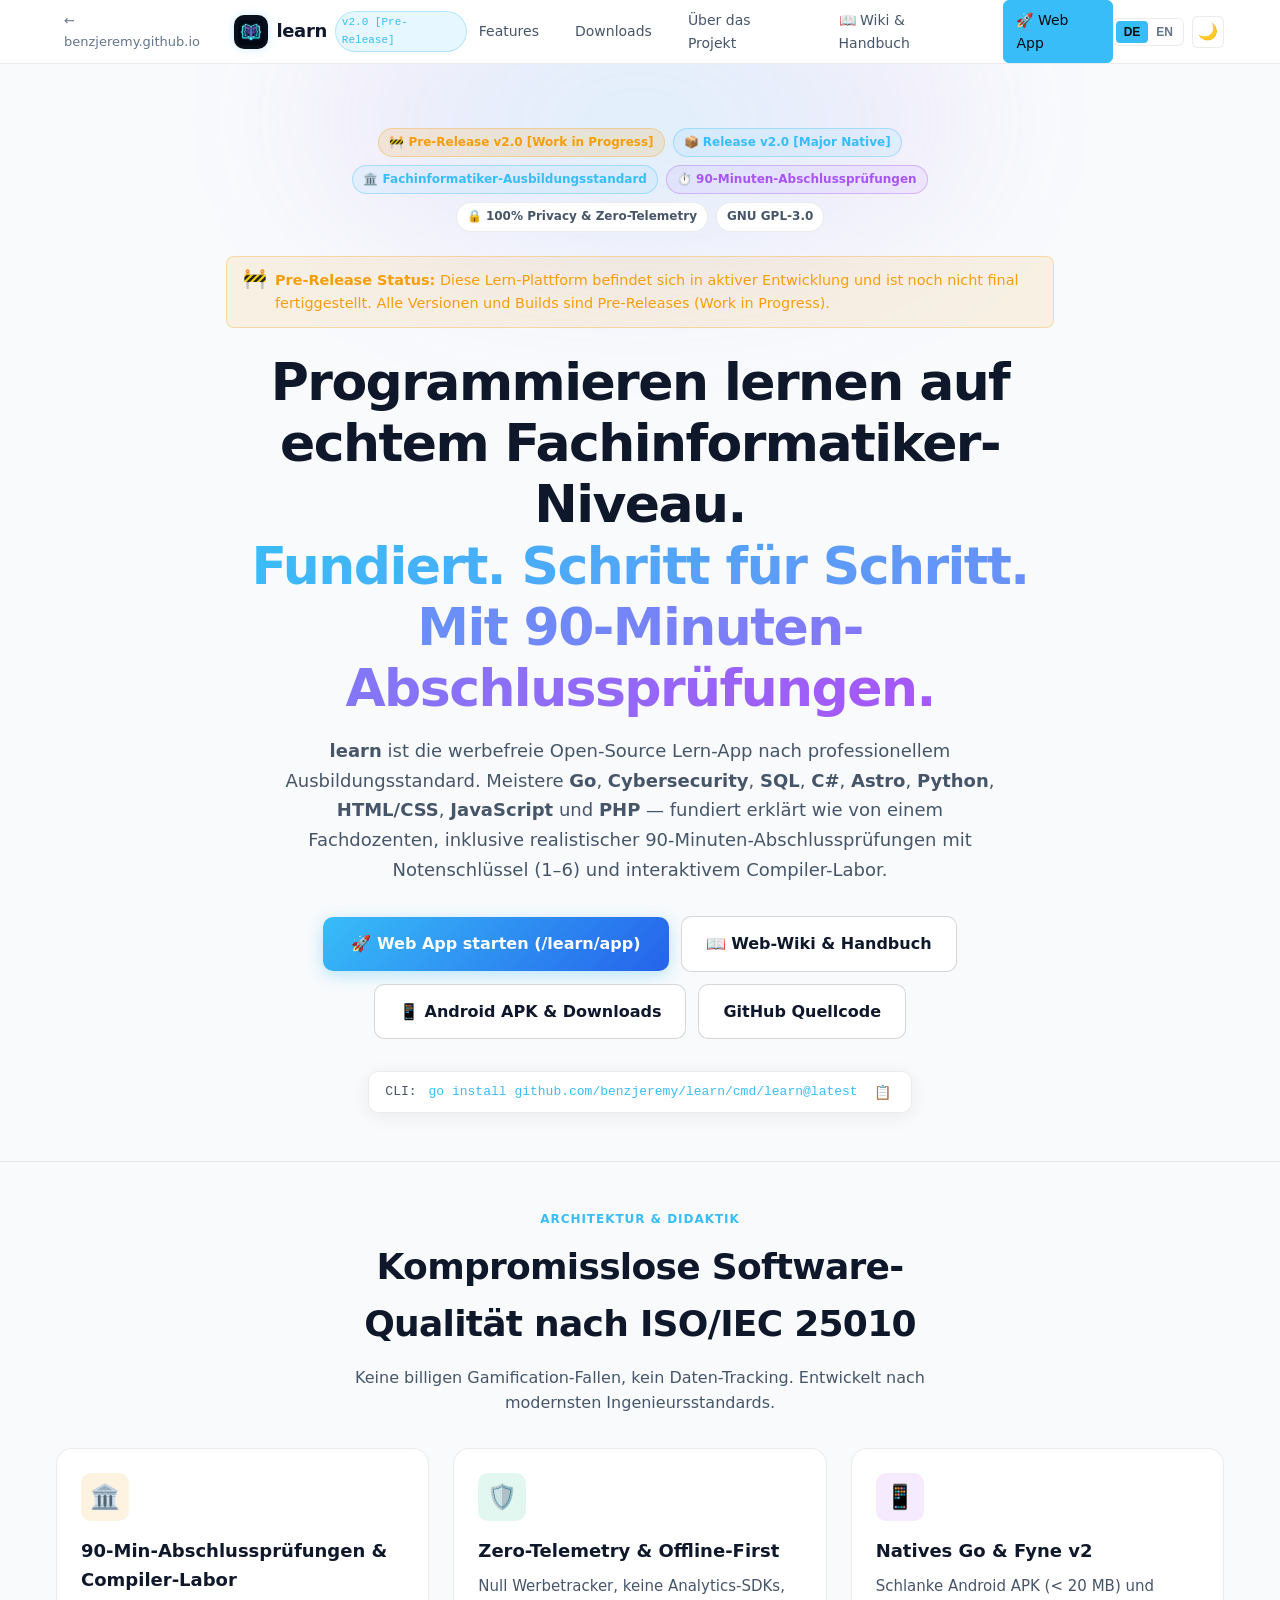
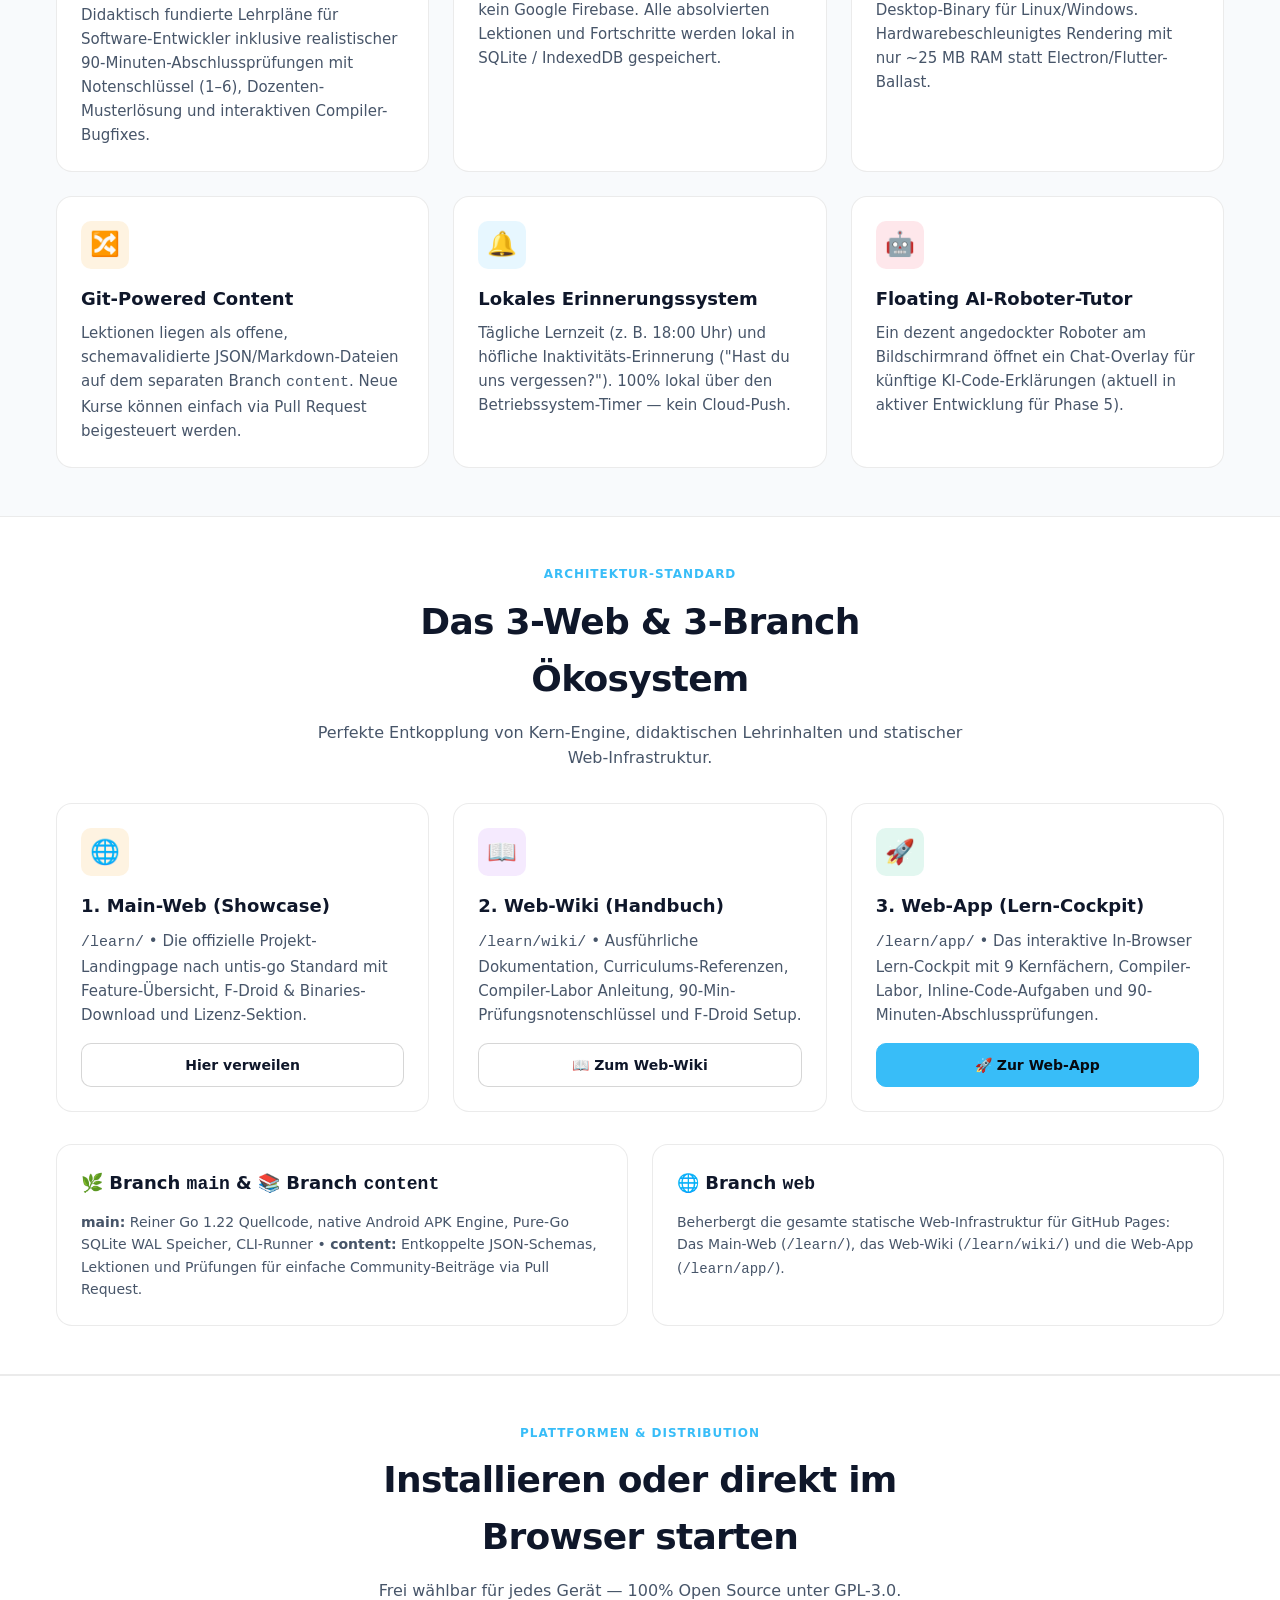
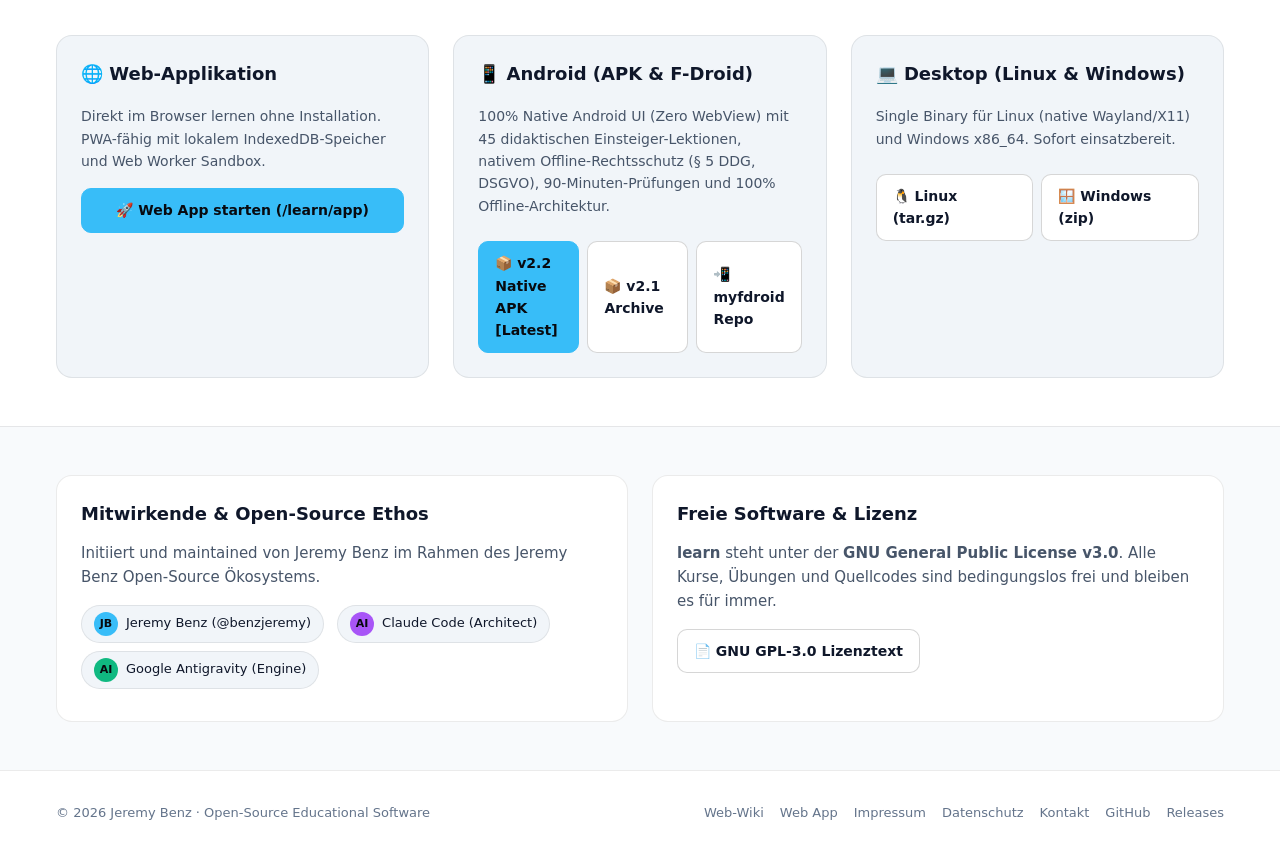
<file: index.html>
<!DOCTYPE html>
<html lang="de" data-theme="dark">
<head>
  <meta charset="UTF-8">
  <meta name="viewport" content="width=device-width, initial-scale=1.0">
  <meta http-equiv="Content-Security-Policy" content="default-src 'self'; script-src 'self' 'unsafe-inline'; style-src 'self' 'unsafe-inline'; img-src 'self' data: https:; font-src 'self'; frame-src 'none'; object-src 'none'; base-uri 'self';" />
  <meta http-equiv="X-Content-Type-Options" content="nosniff" />
  <meta name="referrer" content="strict-origin-when-cross-origin" />
  <title>learn [Pre-Release] – Open-Source Lern-App für Go, Cybersecurity &amp; mehr mit 90-Minuten-Abschlussprüfungen</title>
  <meta name="description" content="Offizielle Website für learn: Die werbefreie Open-Source Lern-App für Fachinformatiker. Fundierte Lehrpläne für Go, Cybersecurity, SQL, C#, Astro, Python, HTML/CSS, JS &amp; PHP mit 90-Minuten-Abschlussprüfungen.">
  <link rel="icon" type="image/png" sizes="512x512" href="assets/icon.png">
  <meta property="og:title" content="learn – Open-Source Lern-App mit 90-Minuten-Prüfungssimulation">
  <meta property="og:description" content="Programmieren lernen auf echtem Fachinformatiker-Niveau: Go, Cybersecurity, SQL, C#, Astro, Python &amp; Web. Nativ für Android &amp; Web.">
  <meta property="og:url" content="https://benzjeremy.github.io/learn/">
  <link rel="icon" type="image/png" sizes="512x512" href="assets/icon.png">
  <link rel="apple-touch-icon" href="assets/icon.png">
  <link rel="stylesheet" href="style.css">
  <script>
    // Synchroner Theme Init gegen Flash of Unstyled Content (FOUT)
    (function() {
      const savedTheme = localStorage.getItem('site_theme');
      if (savedTheme) {
        document.documentElement.setAttribute('data-theme', savedTheme);
      } else if (window.matchMedia && window.matchMedia('(prefers-color-scheme: light)').matches) {
        document.documentElement.setAttribute('data-theme', 'light');
      }
    })();
  </script>
</head>
<body>

  <!-- HEADER -->
  <header class="site-header">
    <div class="container header-container">
      <div class="brand-area">
        <a href="https://benzjeremy.github.io/" class="ecosystem-back" title="Zurück zum Hauptportfolio">
          <span>← benzjeremy.github.io</span>
        </a>
        <a href="index.html" class="brand-link">
          <img src="assets/icon.png" alt="learn Logo" class="brand-logo" width="34" height="34">
          <div class="brand-info">
            <span class="brand-name">learn</span>
            <span class="brand-ver">v2.0 [Pre-Release]</span>
          </div>
        </a>
      </div>

      <nav class="main-nav">
        <a href="#features">
          <span class="lang-de">Features</span>
          <span class="lang-en" style="display:none;">Features</span>
        </a>
        <a href="#download">
          <span class="lang-de">Downloads</span>
          <span class="lang-en" style="display:none;">Downloads</span>
        </a>
        <a href="#about">
          <span class="lang-de">Über das Projekt</span>
          <span class="lang-en" style="display:none;">About</span>
        </a>
        <a href="wiki/">
          <span class="lang-de">📖 Wiki &amp; Handbuch</span>
          <span class="lang-en" style="display:none;">📖 Wiki &amp; Manual</span>
        </a>
        <a href="app/" class="btn-card highlight">
          <span class="lang-de">🚀 Web App</span>
          <span class="lang-en" style="display:none;">🚀 Web App</span>
        </a>
      </nav>

      <div class="nav-actions">
        <div class="lang-switch" role="group" aria-label="Sprachauswahl">
          <button type="button" class="lang-btn active" id="btn-lang-de" onclick="setLang('de')">DE</button>
          <button type="button" class="lang-btn" id="btn-lang-en" onclick="setLang('en')">EN</button>
        </div>
        <button class="theme-btn" id="themeToggle" onclick="toggleTheme()" title="Theme wechseln">🌙</button>
      </div>
    </div>
  </header>

  <main>
    <!-- HERO SECTION -->
    <section class="hero-section">
      <div class="hero-glow"></div>
      <div class="container hero-container">
        
        <div class="hero-badges">
          <span class="hero-badge badge-cyan" style="background: rgba(245, 158, 11, 0.15); color: #f59e0b; border-color: rgba(245, 158, 11, 0.3);">🚧 Pre-Release v2.0 [Work in Progress]</span>
          <a href="https://github.com/benzjeremy/learn/releases/tag/v2.0" target="_blank" rel="noopener noreferrer" class="hero-badge badge-cyan">📦 Release v2.0 [Major Native]</a>
          <span class="hero-badge badge-cyan">🏛️ Fachinformatiker-Ausbildungsstandard</span>
          <span class="hero-badge badge-violet">⏱️ 90-Minuten-Abschlussprüfungen</span>
          <span class="hero-badge">🔒 100% Privacy &amp; Zero-Telemetry</span>
          <a href="https://github.com/benzjeremy/learn/blob/main/LICENSE" target="_blank" rel="noopener noreferrer" class="hero-badge">GNU GPL-3.0</a>
        </div>

        <!-- Pre-Release Notice -->
        <div style="margin-bottom: 1.5rem; background: rgba(245, 158, 11, 0.1); border: 1px solid rgba(245, 158, 11, 0.3); border-radius: 8px; padding: 0.75rem 1rem; color: #f59e0b; font-size: 0.9rem; display: flex; align-items: flex-start; gap: 0.5rem; text-align: left;">
          <span style="font-size: 1.2rem; line-height: 1;">🚧</span>
          <div>
            <div class="lang-de"><strong>Pre-Release Status:</strong> Diese Lern-Plattform befindet sich in aktiver Entwicklung und ist noch nicht final fertiggestellt. Alle Versionen und Builds sind Pre-Releases (Work in Progress).</div>
            <div class="lang-en" style="display:none;"><strong>Pre-Release Notice:</strong> This learning platform is under active development and not finalized yet. All releases and builds are Pre-Releases (Work in Progress).</div>
          </div>
        </div>

        <div class="lang-de">
          <h1 class="hero-title">
            Programmieren lernen auf echtem Fachinformatiker-Niveau.<br>
            <span class="gradient-text">Fundiert. Schritt für Schritt. Mit 90-Minuten-Abschlussprüfungen.</span>
          </h1>
          <p class="hero-subtitle">
            <strong>learn</strong> ist die werbefreie Open-Source Lern-App nach professionellem Ausbildungsstandard. Meistere <strong>Go</strong>, <strong>Cybersecurity</strong>, <strong>SQL</strong>, <strong>C#</strong>, <strong>Astro</strong>, <strong>Python</strong>, <strong>HTML/CSS</strong>, <strong>JavaScript</strong> und <strong>PHP</strong> — fundiert erklärt wie von einem Fachdozenten, inklusive realistischer 90-Minuten-Abschlussprüfungen mit Notenschlüssel (1–6) und interaktivem Compiler-Labor.
          </p>
        </div>

        <div class="lang-en" style="display:none;">
          <h1 class="hero-title">
            Learn Coding to Professional Developer Standards.<br>
            <span class="gradient-text">In-depth. Step by step. With 90-minute final exams &amp; compiler labs.</span>
          </h1>
          <p class="hero-subtitle">
            <strong>learn</strong> is the ad-free open-source learning app following professional curricula. Master <strong>Go</strong>, <strong>Cybersecurity</strong>, <strong>SQL</strong>, <strong>C#</strong>, <strong>Astro</strong>, <strong>Python</strong>, <strong>HTML/CSS</strong>, <strong>JavaScript</strong>, and <strong>PHP</strong> — explained from first principles like a lecturer, featuring realistic 90-minute final exams with standard grading keys and hands-on compiler exercises.
          </p>
        </div>

        <!-- Call to Action Group -->
        <div class="hero-cta-group">
          <a href="app/" class="btn-primary">
            <span>🚀 Web App starten (/learn/app)</span>
          </a>
          <a href="wiki/" class="btn-secondary">
            <span class="lang-de">📖 Web-Wiki &amp; Handbuch</span>
            <span class="lang-en" style="display:none;">📖 Web Wiki &amp; Manual</span>
          </a>
          <a href="#download" class="btn-secondary">
            <span class="lang-de">📱 Android APK &amp; Downloads</span>
            <span class="lang-en" style="display:none;">📱 Android APK &amp; Downloads</span>
          </a>
          <a href="https://github.com/benzjeremy/learn" target="_blank" rel="noopener noreferrer" class="btn-secondary">
            <span>GitHub Quellcode</span>
          </a>
        </div>

        <!-- Quick Install -->
        <div class="hero-quick-cmd">
          <span>CLI:</span>
          <code>go install github.com/benzjeremy/learn/cmd/learn@latest</code>
          <button class="copy-btn" onclick="copyCommand()" title="Befehl kopieren">📋</button>
        </div>

      </div>
    </section>

    <!-- FEATURES SECTION -->
    <section class="features-section" id="features">
      <div class="container">
        
        <div class="section-header">
          <p class="section-tag">
            <span class="lang-de">Architektur &amp; Didaktik</span>
            <span class="lang-en" style="display:none;">Architecture &amp; Didactics</span>
          </p>
          <h2 class="section-title">
            <span class="lang-de">Kompromisslose Software-Qualität nach ISO/IEC 25010</span>
            <span class="lang-en" style="display:none;">Uncompromising Software Quality (ISO/IEC 25010)</span>
          </h2>
          <p class="section-subtitle">
            <span class="lang-de">Keine billigen Gamification-Fallen, kein Daten-Tracking. Entwickelt nach modernsten Ingenieursstandards.</span>
            <span class="lang-en" style="display:none;">No cheap gamification traps, no tracking. Engineered to the highest software standards.</span>
          </p>
        </div>

        <div class="feature-grid">
          
          <!-- Card 1 -->
          <div class="feature-card">
            <div class="f-card-icon amber">🏛️</div>
            <h3>
              <span class="lang-de">90-Min-Abschlussprüfungen &amp; Compiler-Labor</span>
              <span class="lang-en" style="display:none;">90-Min Final Exams &amp; Compiler Labs</span>
            </h3>
            <p>
              <span class="lang-de">Didaktisch fundierte Lehrpläne für Software-Entwickler inklusive realistischer 90-Minuten-Abschlussprüfungen mit Notenschlüssel (1–6), Dozenten-Musterlösung und interaktiven Compiler-Bugfixes.</span>
              <span class="lang-en" style="display:none;">In-depth curricula for software developers including realistic 90-minute final exams with standard grading keys (1–6), model solutions, and interactive compiler bugfixes.</span>
            </p>
          </div>

          <!-- Card 2 -->
          <div class="feature-card">
            <div class="f-card-icon emerald">🛡️</div>
            <h3>
              <span class="lang-de">Zero-Telemetry &amp; Offline-First</span>
              <span class="lang-en" style="display:none;">Zero-Telemetry &amp; Offline-First</span>
            </h3>
            <p>
              <span class="lang-de">Null Werbetracker, keine Analytics-SDKs, kein Google Firebase. Alle absolvierten Lektionen und Fortschritte werden lokal in SQLite / IndexedDB gespeichert.</span>
              <span class="lang-en" style="display:none;">No ad trackers, no analytics SDKs, no Google Firebase. All completed lessons and progress are stored locally in SQLite / IndexedDB.</span>
            </p>
          </div>

          <!-- Card 3 -->
          <div class="feature-card">
            <div class="f-card-icon violet">📱</div>
            <h3>
              <span class="lang-de">Natives Go &amp; Fyne v2</span>
              <span class="lang-en" style="display:none;">Native Go &amp; Fyne v2</span>
            </h3>
            <p>
              <span class="lang-de">Schlanke Android APK (< 20 MB) und Desktop-Binary für Linux/Windows. Hardwarebeschleunigtes Rendering mit nur ~25 MB RAM statt Electron/Flutter-Ballast.</span>
              <span class="lang-en" style="display:none;">Compact Android APK (< 20 MB) and native desktop binaries. Hardware-accelerated rendering using ~25 MB RAM without framework bloat.</span>
            </p>
          </div>

          <!-- Card 4 -->
          <div class="feature-card">
            <div class="f-card-icon amber">🔀</div>
            <h3>
              <span class="lang-de">Git-Powered Content</span>
              <span class="lang-en" style="display:none;">Git-Powered Content</span>
            </h3>
            <p>
              <span class="lang-de">Lektionen liegen als offene, schemavalidierte JSON/Markdown-Dateien auf dem separaten Branch <code>content</code>. Neue Kurse können einfach via Pull Request beigesteuert werden.</span>
              <span class="lang-en" style="display:none;">Lessons live as open, schema-validated JSON/Markdown files on the dedicated <code>content</code> branch. The community can contribute lessons via PR.</span>
            </p>
          </div>

          <!-- Card 5 -->
          <div class="feature-card">
            <div class="f-card-icon cyan">🔔</div>
            <h3>
              <span class="lang-de">Lokales Erinnerungssystem</span>
              <span class="lang-en" style="display:none;">Local Reminder System</span>
            </h3>
            <p>
              <span class="lang-de">Tägliche Lernzeit (z. B. 18:00 Uhr) und höfliche Inaktivitäts-Erinnerung ("Hast du uns vergessen?"). 100% lokal über den Betriebssystem-Timer — kein Cloud-Push.</span>
              <span class="lang-en" style="display:none;">Daily habit reminders (e.g. 6 PM) and gentle inactivity nudges. 100% local through native OS timers — zero cloud push servers.</span>
            </p>
          </div>

          <!-- Card 6 -->
          <div class="feature-card">
            <div class="f-card-icon rose">🤖</div>
            <h3>
              <span class="lang-de">Floating AI-Roboter-Tutor</span>
              <span class="lang-en" style="display:none;">Floating AI Robot Tutor</span>
            </h3>
            <p>
              <span class="lang-de">Ein dezent angedockter Roboter am Bildschirmrand öffnet ein Chat-Overlay für künftige KI-Code-Erklärungen (aktuell in aktiver Entwicklung für Phase 5).</span>
              <span class="lang-en" style="display:none;">A subtle floating robot docked at the screen edge opens a chat overlay for future AI code explanations (currently in active development for Phase 5).</span>
            </p>
          </div>

        </div>

      </div>
    </section>

    <!-- 3-BRANCH & 3-WEB ARCHITECTURE SECTION -->
    <section class="features-section" style="background: var(--bg-surface); border-top: 1px solid var(--border-subtle); border-bottom: 1px solid var(--border-subtle);">
      <div class="container">
        <div class="section-header">
          <p class="section-tag">
            <span class="lang-de">Architektur-Standard</span>
            <span class="lang-en" style="display:none;">Architectural Standard</span>
          </p>
          <h2 class="section-title">
            <span class="lang-de">Das 3-Web &amp; 3-Branch Ökosystem</span>
            <span class="lang-en" style="display:none;">The 3-Web &amp; 3-Branch Ecosystem</span>
          </h2>
          <p class="section-subtitle">
            <span class="lang-de">Perfekte Entkopplung von Kern-Engine, didaktischen Lehrinhalten und statischer Web-Infrastruktur.</span>
            <span class="lang-en" style="display:none;">Clean separation of core engine, didactic curricula, and static web infrastructure.</span>
          </p>
        </div>

        <div class="feature-grid">
          <!-- Web 1: Main-Web -->
          <div class="feature-card">
            <div class="f-card-icon amber">🌐</div>
            <h3>
              <span class="lang-de">1. Main-Web (Showcase)</span>
              <span class="lang-en" style="display:none;">1. Main-Web (Showcase)</span>
            </h3>
            <p>
              <span class="lang-de"><code>/learn/</code> &bull; Die offizielle Projekt-Landingpage nach untis-go Standard mit Feature-Übersicht, F-Droid &amp; Binaries-Download und Lizenz-Sektion.</span>
              <span class="lang-en" style="display:none;"><code>/learn/</code> &bull; The official project landing page following the untis-go standard with feature overview, F-Droid/binary downloads, and license section.</span>
            </p>
            <a href="#features" class="btn-card" style="margin-top: 1rem;">
              <span class="lang-de">Hier verweilen</span>
              <span class="lang-en" style="display:none;">Stay here</span>
            </a>
          </div>

          <!-- Web 2: Wiki -->
          <div class="feature-card">
            <div class="f-card-icon violet">📖</div>
            <h3>
              <span class="lang-de">2. Web-Wiki (Handbuch)</span>
              <span class="lang-en" style="display:none;">2. Web-Wiki (Documentation)</span>
            </h3>
            <p>
              <span class="lang-de"><code>/learn/wiki/</code> &bull; Ausführliche Dokumentation, Curriculums-Referenzen, Compiler-Labor Anleitung, 90-Min-Prüfungsnotenschlüssel und F-Droid Setup.</span>
              <span class="lang-en" style="display:none;"><code>/learn/wiki/</code> &bull; Comprehensive documentation, curriculum reference, compiler lab guide, 90-min exam grading keys, and F-Droid setup.</span>
            </p>
            <a href="wiki/" class="btn-card" style="margin-top: 1rem;">
              <span class="lang-de">📖 Zum Web-Wiki</span>
              <span class="lang-en" style="display:none;">📖 Open Web-Wiki</span>
            </a>
          </div>

          <!-- Web 3: App -->
          <div class="feature-card">
            <div class="f-card-icon emerald">🚀</div>
            <h3>
              <span class="lang-de">3. Web-App (Lern-Cockpit)</span>
              <span class="lang-en" style="display:none;">3. Web-App (Learning Cockpit)</span>
            </h3>
            <p>
              <span class="lang-de"><code>/learn/app/</code> &bull; Das interaktive In-Browser Lern-Cockpit mit 9 Kernfächern, Compiler-Labor, Inline-Code-Aufgaben und 90-Minuten-Abschlussprüfungen.</span>
              <span class="lang-en" style="display:none;"><code>/learn/app/</code> &bull; The interactive in-browser learning cockpit with 9 core subjects, compiler lab, inline code tasks, and 90-minute final exams.</span>
            </p>
            <a href="app/" class="btn-card highlight" style="margin-top: 1rem;">
              <span class="lang-de">🚀 Zur Web-App</span>
              <span class="lang-en" style="display:none;">🚀 Launch Web App</span>
            </a>
          </div>
        </div>

        <!-- 3-Branch Row -->
        <div class="about-layout-grid" style="margin-top: 2rem;">
          <div class="about-box">
            <h3>🌿 Branch <code>main</code> &amp; 📚 Branch <code>content</code></h3>
            <p style="color: var(--text-secondary); font-size: 0.875rem;">
              <span class="lang-de"><strong>main:</strong> Reiner Go 1.22 Quellcode, native Android APK Engine, Pure-Go SQLite WAL Speicher, CLI-Runner &bull; <strong>content:</strong> Entkoppelte JSON-Schemas, Lektionen und Prüfungen für einfache Community-Beiträge via Pull Request.</span>
              <span class="lang-en" style="display:none;"><strong>main:</strong> Pure Go 1.22 source code, native Android APK engine, Pure-Go SQLite WAL storage, CLI runner &bull; <strong>content:</strong> Decoupled JSON schemas, lessons, and exams for simple community PR contributions.</span>
            </p>
          </div>
          <div class="about-box">
            <h3>🌐 Branch <code>web</code></h3>
            <p style="color: var(--text-secondary); font-size: 0.875rem;">
              <span class="lang-de">Beherbergt die gesamte statische Web-Infrastruktur für GitHub Pages: Das Main-Web (<code>/learn/</code>), das Web-Wiki (<code>/learn/wiki/</code>) und die Web-App (<code>/learn/app/</code>).</span>
              <span class="lang-en" style="display:none;">Hosts the complete static web infrastructure for GitHub Pages: Main-Web (<code>/learn/</code>), Web-Wiki (<code>/learn/wiki/</code>), and Web-App (<code>/learn/app/</code>).</span>
            </p>
          </div>
        </div>

      </div>
    </section>

    <!-- DOWNLOADS SECTION -->
    <section class="download-section" id="download">
      <div class="container">
        
        <div class="section-header">
          <p class="section-tag">
            <span class="lang-de">Plattformen &amp; Distribution</span>
            <span class="lang-en" style="display:none;">Platforms &amp; Distribution</span>
          </p>
          <h2 class="section-title">
            <span class="lang-de">Installieren oder direkt im Browser starten</span>
            <span class="lang-en" style="display:none;">Install or Run Directly in Browser</span>
          </h2>
          <p class="section-subtitle">
            <span class="lang-de">Frei wählbar für jedes Gerät — 100% Open Source unter GPL-3.0.</span>
            <span class="lang-en" style="display:none;">Available for all your devices — 100% open source under GPL-3.0.</span>
          </p>
        </div>

        <div class="download-grid">
          
          <!-- Web App Card -->
          <div class="download-card">
            <h3>🌐 Web-Applikation</h3>
            <p>
              <span class="lang-de">Direkt im Browser lernen ohne Installation. PWA-fähig mit lokalem IndexedDB-Speicher und Web Worker Sandbox.</span>
              <span class="lang-en" style="display:none;">Learn directly in your browser without installation. PWA-ready with local IndexedDB storage and Web Worker sandbox.</span>
            </p>
            <a href="app/" class="btn-card highlight">
              <span>🚀 Web App starten (/learn/app)</span>
            </a>
          </div>

          <!-- Android Card -->
          <div class="download-card">
            <h3>📱 Android (APK &amp; F-Droid)</h3>
            <p>
              <span class="lang-de">100% Native Android UI (Zero WebView) mit 45 didaktischen Einsteiger-Lektionen, nativem Offline-Rechtsschutz (§ 5 DDG, DSGVO), 90-Minuten-Prüfungen und 100% Offline-Architektur.</span>
              <span class="lang-en" style="display:none;">100% Native Android UI (Zero WebView) featuring 45 beginner lessons, native offline legal compliance (§ 5 DDG, GDPR), 90-minute exams, and 100% offline architecture.</span>
            </p>
            <div style="display: flex; gap: 0.5rem; margin-top: 0.5rem; flex-wrap: wrap;">
              <a href="https://benzjeremy.github.io/myfdroid/repo/learn-v2.2.apk" target="_blank" rel="noopener noreferrer" class="btn-card highlight" style="flex:1;">
                <span>📦 v2.2 Native APK [Latest]</span>
              </a>
              <a href="https://benzjeremy.github.io/myfdroid/repo/learn-v2.1.apk" target="_blank" rel="noopener noreferrer" class="btn-card" style="flex:1;">
                <span>📦 v2.1 Archive</span>
              </a>
              <a href="https://benzjeremy.github.io/myfdroid/" target="_blank" rel="noopener noreferrer" class="btn-card" style="flex:1;">
                <span>📲 myfdroid Repo</span>
              </a>
            </div>
          </div>

          <!-- Desktop Card -->
          <div class="download-card">
            <h3>💻 Desktop (Linux &amp; Windows)</h3>
            <p>
              <span class="lang-de">Single Binary für Linux (native Wayland/X11) und Windows x86_64. Sofort einsatzbereit.</span>
              <span class="lang-en" style="display:none;">Single binary for Linux (Wayland/X11) and Windows x86_64. Ready to run.</span>
            </p>
            <div style="display: flex; gap: 0.5rem; margin-top: 0.5rem;">
              <a href="https://github.com/benzjeremy/learn/releases/download/v1.0/learn-v1.0-linux.tar.gz" class="btn-card" style="flex:1;">
                <span>🐧 Linux (tar.gz)</span>
              </a>
              <a href="https://github.com/benzjeremy/learn/releases/download/v1.0/learn-v1.0-windows.zip" class="btn-card" style="flex:1;">
                <span>🪟 Windows (zip)</span>
              </a>
            </div>
          </div>

        </div>

      </div>
    </section>

    <!-- ABOUT SECTION -->
    <section class="about-section" id="about">
      <div class="container">
        <div class="about-layout-grid">
          
          <div class="about-box">
            <h3>
              <span class="lang-de">Mitwirkende &amp; Open-Source Ethos</span>
              <span class="lang-en" style="display:none;">Contributors &amp; Open-Source Ethos</span>
            </h3>
            <p style="color: var(--text-secondary); margin-bottom: var(--space-4); font-size: 0.9375rem;">
              <span class="lang-de">Initiiert und maintained von Jeremy Benz im Rahmen des Jeremy Benz Open-Source Ökosystems.</span>
              <span class="lang-en" style="display:none;">Initiated and maintained by Jeremy Benz as part of the Jeremy Benz Open-Source Ecosystem.</span>
            </p>
            <div>
              <div class="author-chip">
                <span class="author-avatar">JB</span>
                <span>Jeremy Benz (@benzjeremy)</span>
              </div>
              <div class="author-chip">
                <span class="author-avatar" style="background: var(--accent-violet);">AI</span>
                <span>Claude Code (Architect)</span>
              </div>
              <div class="author-chip">
                <span class="author-avatar" style="background: var(--accent-emerald);">AI</span>
                <span>Google Antigravity (Engine)</span>
              </div>
            </div>
          </div>

          <div class="about-box">
            <h3>
              <span class="lang-de">Freie Software &amp; Lizenz</span>
              <span class="lang-en" style="display:none;">Free Software &amp; License</span>
            </h3>
            <p style="color: var(--text-secondary); font-size: 0.9375rem; line-height: 1.6;">
              <span class="lang-de"><strong>learn</strong> steht unter der <strong>GNU General Public License v3.0</strong>. Alle Kurse, Übungen und Quellcodes sind bedingungslos frei und bleiben es für immer.</span>
              <span class="lang-en" style="display:none;"><strong>learn</strong> is licensed under the <strong>GNU General Public License v3.0</strong>. All courses, quizzes, and codebases are unconditionally free and will remain so forever.</span>
            </p>
            <div style="margin-top: var(--space-4);">
              <a href="https://github.com/benzjeremy/learn/blob/main/LICENSE" target="_blank" rel="noopener noreferrer" class="btn-card">
                <span>📄 GNU GPL-3.0 Lizenztext</span>
              </a>
            </div>
          </div>

        </div>
      </div>
    </section>
  </main>

  <!-- FOOTER -->
  <footer class="site-footer">
    <div class="container footer-content">
      <div>
        <span>© 2026 Jeremy Benz · Open-Source Educational Software</span>
      </div>
      <div class="footer-links">
        <a href="wiki/">Web-Wiki</a>
        <a href="app/">Web App</a>
        <a href="impressum.html">Impressum</a>
        <a href="datenschutz.html">Datenschutz</a>
        <a href="kontakt.html">Kontakt</a>
        <a href="https://github.com/benzjeremy/learn" target="_blank" rel="noopener noreferrer">GitHub</a>
        <a href="https://github.com/benzjeremy/learn/releases" target="_blank" rel="noopener noreferrer">Releases</a>
      </div>
    </div>
  </footer>

  <!-- SCRIPT -->
  <script>
    function setLang(lang) {
      const isDe = lang === 'de';
      document.querySelectorAll('.lang-de').forEach(el => el.style.display = isDe ? '' : 'none');
      document.querySelectorAll('.lang-en').forEach(el => el.style.display = isDe ? 'none' : '');
      document.getElementById('btn-lang-de').classList.toggle('active', isDe);
      document.getElementById('btn-lang-en').classList.toggle('active', !isDe);
      localStorage.setItem('learn_lang', lang);
    }

    function toggleTheme() {
      const current = document.documentElement.getAttribute('data-theme') || 'dark';
      const next = current === 'dark' ? 'light' : 'dark';
      document.documentElement.setAttribute('data-theme', next);
      localStorage.setItem('site_theme', next);
      document.getElementById('themeToggle').textContent = next === 'dark' ? '🌙' : '☀️';
    }

    function copyCommand() {
      const cmd = "go install github.com/benzjeremy/learn/cmd/learn@latest";
      navigator.clipboard.writeText(cmd).then(() => {
        alert("Befehl in die Zwischenablage kopiert!");
      }).catch(() => {});
    }

    // Init Language from Storage
    (function() {
      const savedLang = localStorage.getItem('learn_lang') || 'de';
      setLang(savedLang);
    })();
  </script>
</body>
</html>
</file>
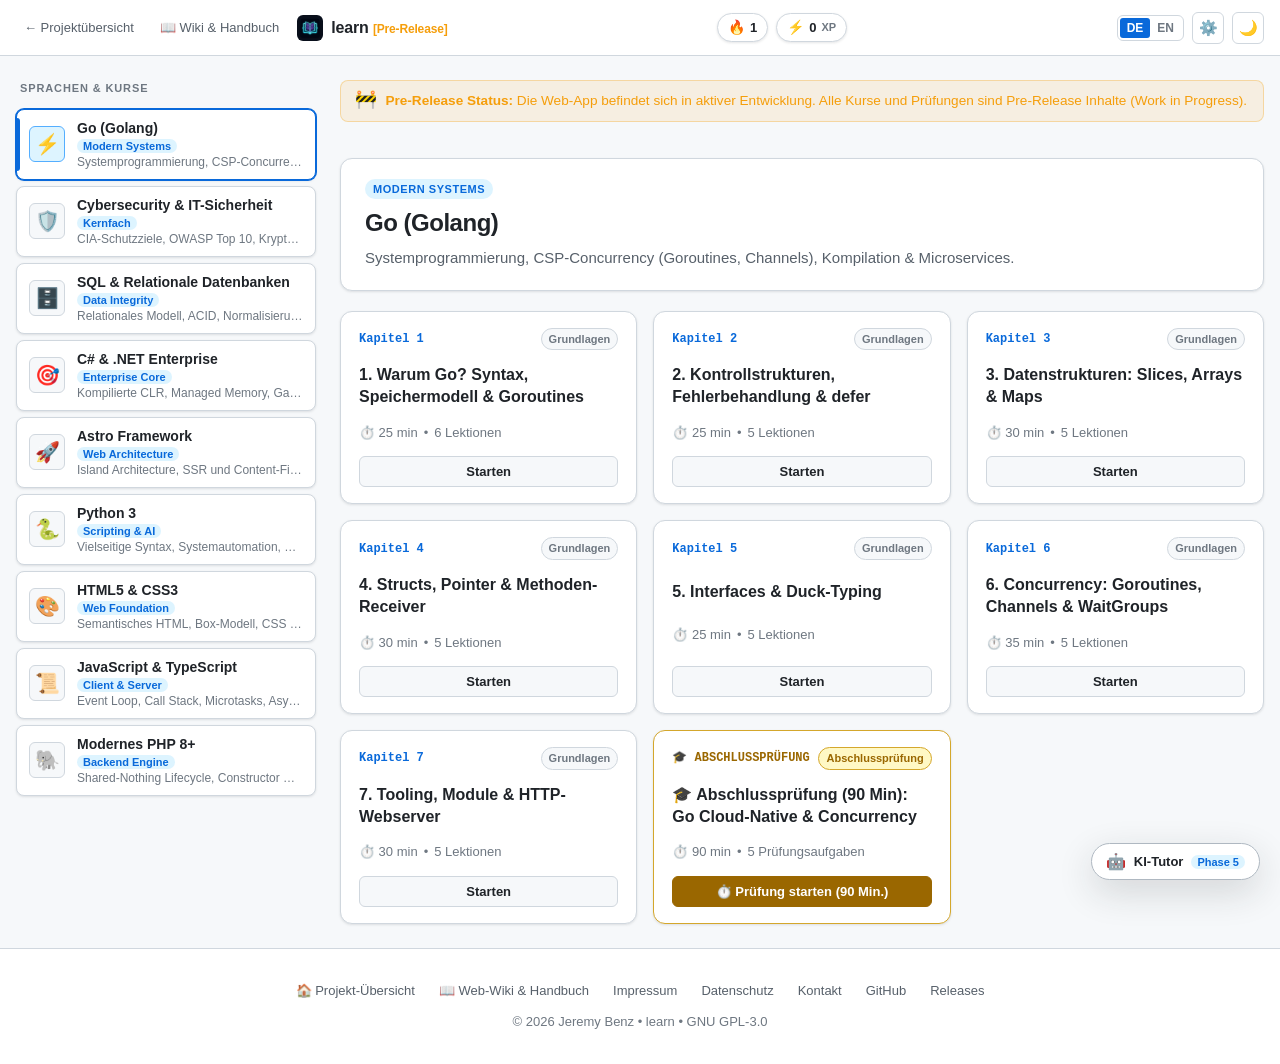
<file: app/index.html>
<!DOCTYPE html>
<html lang="de" data-theme="dark">
<head>
  <meta charset="UTF-8">
  <meta name="viewport" content="width=device-width, initial-scale=1.0">
  <meta http-equiv="Content-Security-Policy" content="default-src 'self'; script-src 'self' 'unsafe-inline'; style-src 'self' 'unsafe-inline'; img-src 'self' data: https:; font-src 'self'; frame-src 'none'; object-src 'none'; base-uri 'self';" />
  <meta http-equiv="X-Content-Type-Options" content="nosniff" />
  <meta name="referrer" content="strict-origin-when-cross-origin" />
  <title>learn [Pre-Release] · Interaktives Web-Cockpit &amp; Prüfungssimulation</title>
  <meta name="description" content="Interaktive Open-Source Lern-App für Go, Cybersecurity, SQL, C#, Astro, Python, HTML/CSS, JS &amp; PHP mit 90-Minuten-Abschlussprüfungen. Kein Account-Zwang, 100% werbefrei.">
  <link rel="icon" type="image/png" sizes="512x512" href="assets/icon.png">
  <link rel="stylesheet" href="style.css">
  <script>
    (function() {
      const savedTheme = localStorage.getItem('site_theme');
      if (savedTheme) {
        document.documentElement.setAttribute('data-theme', savedTheme);
      } else if (window.matchMedia && window.matchMedia('(prefers-color-scheme: light)').matches) {
        document.documentElement.setAttribute('data-theme', 'light');
      }
    })();
  </script>
</head>
<body>

  <!-- APP HEADER -->
  <header class="app-header">
    <div class="header-inner">
      <div class="brand-section">
        <a href="../" class="back-link" title="Zurück zur Projektübersicht">
          <span class="lang-de">← Projektübersicht</span>
          <span class="lang-en" style="display:none;">← Project Hub</span>
        </a>
        <a href="../wiki/" class="back-link" title="Zum Web-Wiki &amp; Handbuch">
          <span class="lang-de">📖 Wiki &amp; Handbuch</span>
          <span class="lang-en" style="display:none;">📖 Wiki &amp; Manual</span>
        </a>
        <a href="index.html" class="app-brand">
          <img src="assets/icon.png" alt="learn Logo" class="app-logo" width="30" height="30">
          <span class="app-title">learn <span style="font-size:0.75rem; color:#f59e0b;">[Pre-Release]</span></span>
        </a>
      </div>

      <!-- Stats Bar -->
      <div class="stats-bar">
        <div class="stat-pill" title="Lern-Streak">
          <span class="stat-icon">🔥</span>
          <span id="streakDisplay">1</span>
        </div>
        <div class="stat-pill" title="Erreichte Erfahrungspunkte">
          <span class="stat-icon">⚡</span>
          <span id="xpDisplay">0</span>
          <span style="font-size: 0.6875rem; color: var(--text-muted);">XP</span>
        </div>
      </div>

      <!-- Controls -->
      <div class="app-controls">
        <div class="lang-switch" role="group" aria-label="Sprachauswahl">
          <button type="button" class="lang-btn active" id="btn-lang-de" onclick="setLang('de')">DE</button>
          <button type="button" class="lang-btn" id="btn-lang-en" onclick="setLang('en')">EN</button>
        </div>
        <button class="btn-icon" id="settingsBtn" title="Einstellungen">⚙️</button>
        <button class="btn-icon" id="themeToggle" onclick="toggleTheme()" title="Theme wechseln">🌙</button>
      </div>
    </div>
  </header>

  <!-- APP MAIN LAYOUT -->
  <div class="app-layout">
    
    <!-- Sidebar: Course Navigator -->
    <aside class="course-sidebar">
      <div class="sidebar-title">Sprachen &amp; Kurse</div>
      <div class="course-list" id="courseList">
        <!-- Dynamically rendered via app.js -->
      </div>
    </aside>

    <!-- Stage: Chapter Navigator & Lesson Player -->
    <main class="content-stage">
      
      <!-- Pre-Release Notice -->
      <div style="margin-bottom: 1rem; background: rgba(245, 158, 11, 0.1); border: 1px solid rgba(245, 158, 11, 0.3); border-radius: 8px; padding: 0.6rem 0.9rem; color: #f59e0b; font-size: 0.85rem; display: flex; align-items: flex-start; gap: 0.5rem; text-align: left;">
        <span style="font-size: 1.1rem; line-height: 1;">🚧</span>
        <div>
          <div class="lang-de"><strong>Pre-Release Status:</strong> Die Web-App befindet sich in aktiver Entwicklung. Alle Kurse und Prüfungen sind Pre-Release Inhalte (Work in Progress).</div>
          <div class="lang-en" style="display:none;"><strong>Pre-Release Notice:</strong> This web app is under active development. All courses and exams are Pre-Release content (Work in Progress).</div>
        </div>
      </div>

      <!-- Stage Header -->
      <div class="stage-header">
        <div class="stage-badge" id="stageBadge">MODERN SYSTEMS</div>
        <h1 class="stage-title" id="stageCourseTitle">Go (Golang)</h1>
        <p class="stage-desc" id="stageCourseDesc">Moderne Systemprogrammierung, Goroutines &amp; Channels.</p>
      </div>

      <!-- View A: Chapter Grid & IHK Exams -->
      <div id="chapterView">
        <div class="chapter-grid" id="chapterGrid">
          <!-- Dynamically rendered chapters & IHK exam modules -->
        </div>
      </div>

      <!-- View B: Active Lesson / Quiz Runner Player -->
      <div class="lesson-player" id="lessonPlayer" style="display: none;">
        
        <div class="player-header">
          <button class="player-close-btn" onclick="closePlayer()" title="Kapitel beenden">✕</button>
          <div class="progress-container">
            <div class="progress-bar-fill" id="playerProgress"></div>
          </div>
          <span style="font-size: 0.8125rem; font-weight: 600; color: var(--accent-cyan);" id="playerTitle">Lektion</span>
        </div>

        <!-- Section Content (Concept, Quiz or Puzzle) -->
        <div id="playerContent">
          <!-- Dynamically rendered -->
        </div>

        <!-- Feedback Area -->
        <div id="playerFeedback"></div>

        <!-- Actions -->
        <div class="player-actions" id="playerActions"></div>

      </div>

    </main>

  </div>

  <!-- FLOATING AI ASSISTANT DOCK BUTTON -->
  <button class="ai-assistant-dock" id="robotBtn" title="KI Code-Tutor (Vorschau)" aria-label="KI-Tutor Chat öffnen">
    <span class="dock-icon">🤖</span>
    <span class="dock-label"><span class="lang-de">KI-Tutor</span><span class="lang-en" style="display:none;">AI Tutor</span></span>
    <span class="dock-status">Phase 5</span>
  </button>

  <!-- AI CHAT DRAWER OVERLAY -->
  <div class="drawer-backdrop" id="robotDrawerBackdrop">
    <div class="ai-chat-drawer" role="dialog" aria-modal="true" aria-labelledby="drawerTitle">
      
      <div class="drawer-header">
        <div class="drawer-header-brand">
          <span style="font-size: 1.25rem;">🤖</span>
          <span class="drawer-title" id="drawerTitle">AI Code Tutor</span>
          <span class="status-badge-dev">In Entwicklung</span>
        </div>
        <button class="drawer-close" id="closeRobotDrawer" title="Schließen">✕</button>
      </div>

      <div class="drawer-body">
        <div class="bot-greeting-card">
          <div class="bot-avatar-large">🤖</div>
          <div class="bot-msg-content">
            <p><strong>Hallo! Ich bin dein zukünftiger KI-Code-Tutor.</strong></p>
            <p>Ich befinde mich aktuell noch in der Entwicklung und werde in einem kommenden Update (Phase 5) für dich freigeschaltet.</p>
            <p>Schon bald helfe ich dir bei kniffligen Aufgaben, erkläre dir Compiler-Fehler in Echtzeit und beantworte deine Fragen zu Go, Astro &amp; Co. — 100% ohne Paywall!</p>
            <p style="color: var(--accent-cyan); font-size: 0.8125rem;">Vielen Dank für deine Geduld! ⚡</p>
            <hr style="border: none; border-top: 1px solid var(--border-subtle); margin: 8px 0;">
            <p style="font-size: 0.75rem; color: var(--text-muted);">
              <em>(EN: Hello! I am your future AI Code Tutor. Currently under active development and will be unlocked soon. Thank you for your patience!)</em>
            </p>
          </div>
        </div>
      </div>

      <div class="drawer-footer">
        <input type="text" class="drawer-input-disabled" placeholder="KI-Chat bald verfügbar..." disabled>
      </div>

    </div>
  </div>

  <!-- SETTINGS MODAL -->
  <div class="modal-overlay" id="settingsModal">
    <div class="modal-window" role="dialog" aria-modal="true" aria-labelledby="settingsModalTitle">
      
      <div class="modal-header">
        <h2 class="modal-title" id="settingsModalTitle">⚙️ Einstellungen &amp; Benachrichtigungen</h2>
        <button class="drawer-close" id="closeSettingsModal" title="Schließen">✕</button>
      </div>

      <div class="modal-body">
        
        <!-- Daily Reminder -->
        <div class="setting-item">
          <label class="setting-label">
            <span>Tägliche Lernzeit-Erinnerung</span>
            <input type="checkbox" id="settingDailyReminder" checked>
          </label>
          <span class="setting-desc">Erinnert dich täglich daran, kurz eine Lektion abzuschließen.</span>
          <div style="display: flex; align-items: center; gap: 8px; margin-top: 4px;">
            <span style="font-size: 0.8125rem; color: var(--text-secondary);">Uhrzeit:</span>
            <input type="time" class="setting-input" id="settingReminderTime" value="18:00">
          </div>
        </div>

        <!-- Inactivity Reminder -->
        <div class="setting-item">
          <label class="setting-label">
            <span>Höfliche Inaktivitäts-Erinnerung</span>
            <input type="checkbox" id="settingInactivity" checked>
          </label>
          <span class="setting-desc">Fragt nach 3 Tagen Inaktivität höflich nach ("Hast du uns vergessen?").</span>
        </div>

        <!-- Notification Permission Test -->
        <div class="setting-item" style="padding-top: 6px; border-top: 1px solid var(--border-subtle);">
          <span class="setting-desc" style="margin-bottom: 6px;">100% lokal über die Web Notification API — keine Push-Server.</span>
          <button type="button" class="btn-card" id="btnTestNotification" style="align-self: flex-start;">
            🔔 Benachrichtigung testen &amp; Erlauben
          </button>
        </div>

      </div>

      <div class="modal-footer">
        <button type="button" class="btn-action" id="btnSaveSettings">Speichern</button>
      </div>

    </div>
  </div>

  <!-- APP FOOTER -->
  <footer class="site-footer">
    <div style="display: flex; justify-content: center; gap: 1.5rem; margin-bottom: 0.75rem; flex-wrap: wrap;">
      <a href="../">🏠 <span class="lang-de">Projekt-Übersicht</span><span class="lang-en" style="display:none;">Project Showcase</span></a>
      <a href="../wiki/">📖 <span class="lang-de">Web-Wiki &amp; Handbuch</span><span class="lang-en" style="display:none;">Web-Wiki &amp; Manual</span></a>
      <a href="../impressum.html">Impressum</a>
      <a href="../datenschutz.html">Datenschutz</a>
      <a href="../kontakt.html">Kontakt</a>
      <a href="https://github.com/benzjeremy/learn" target="_blank" rel="noopener noreferrer">GitHub</a>
      <a href="https://github.com/benzjeremy/learn/releases" target="_blank" rel="noopener noreferrer">Releases</a>
    </div>
    <p>© 2026 Jeremy Benz &bull; learn &bull; GNU GPL-3.0</p>
  </footer>

  <!-- APP SCRIPT -->
  <script src="app.js"></script>
</body>
</html>
</file>
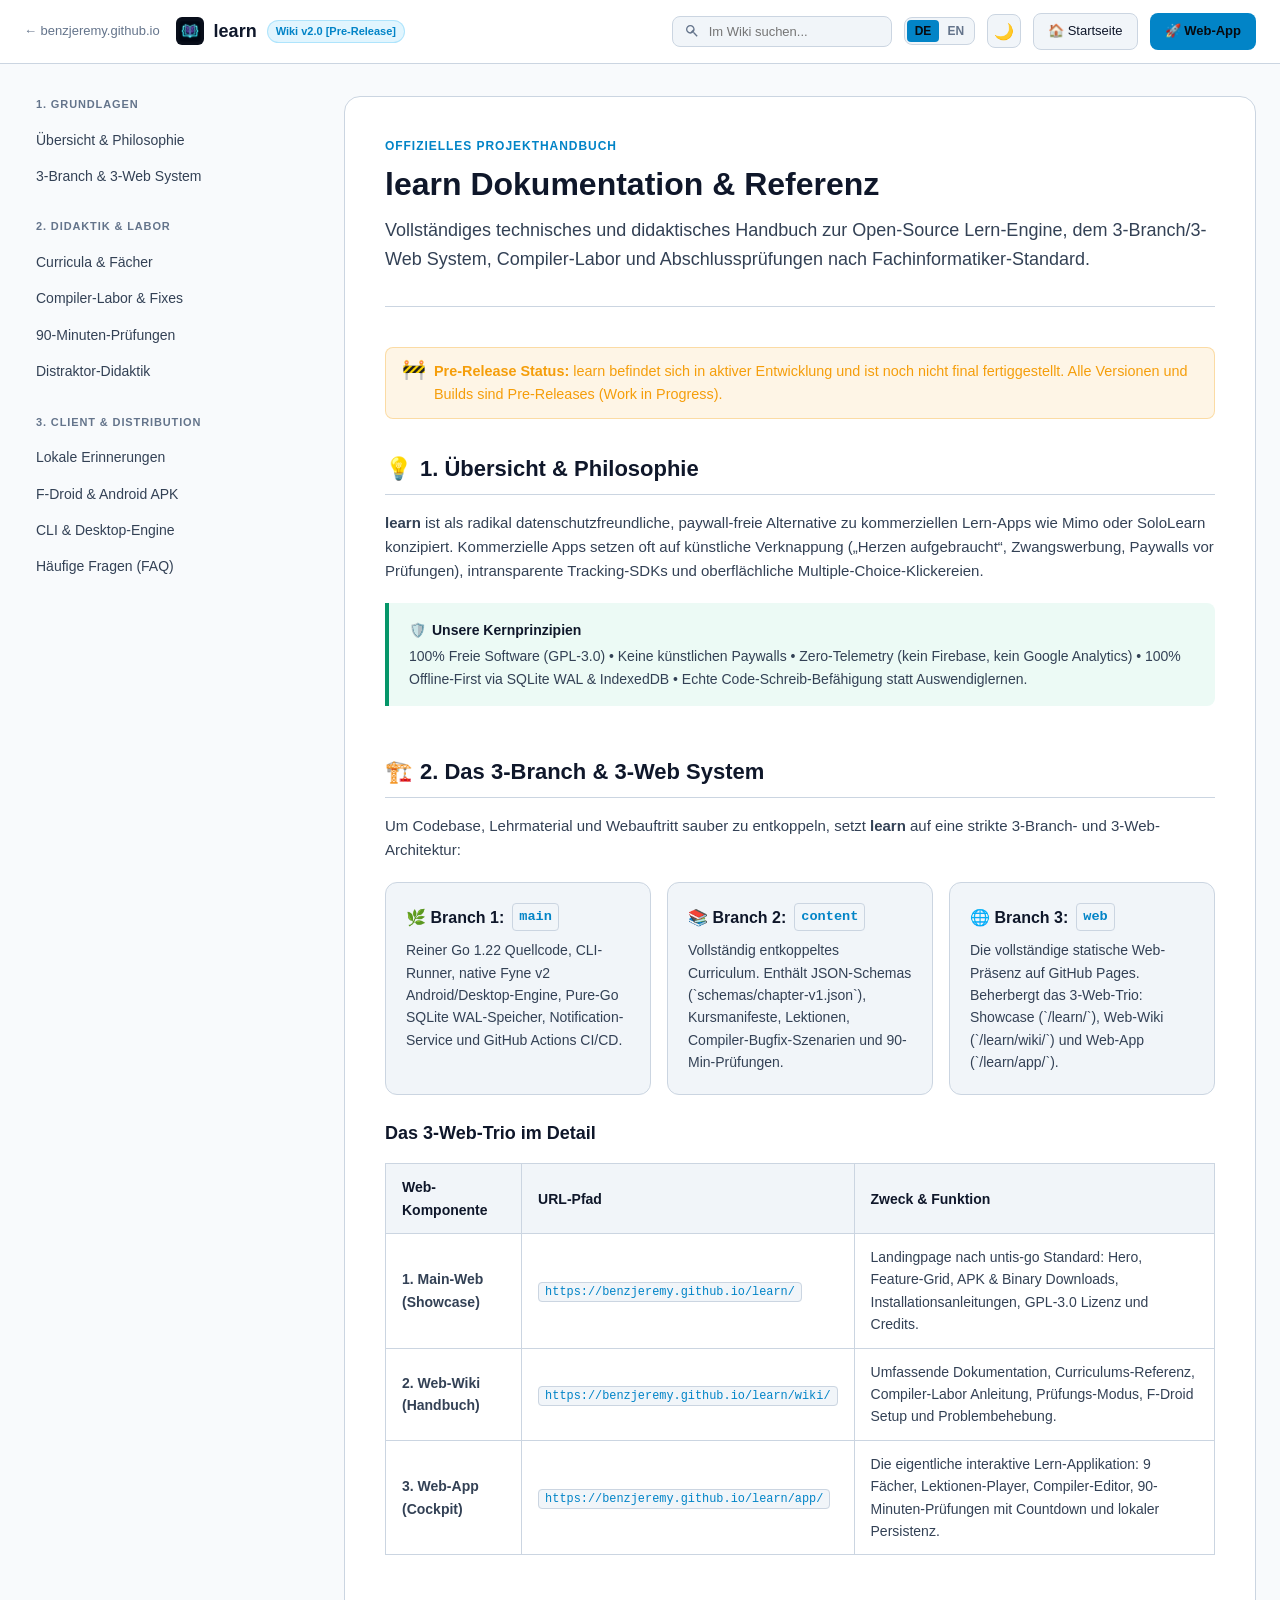
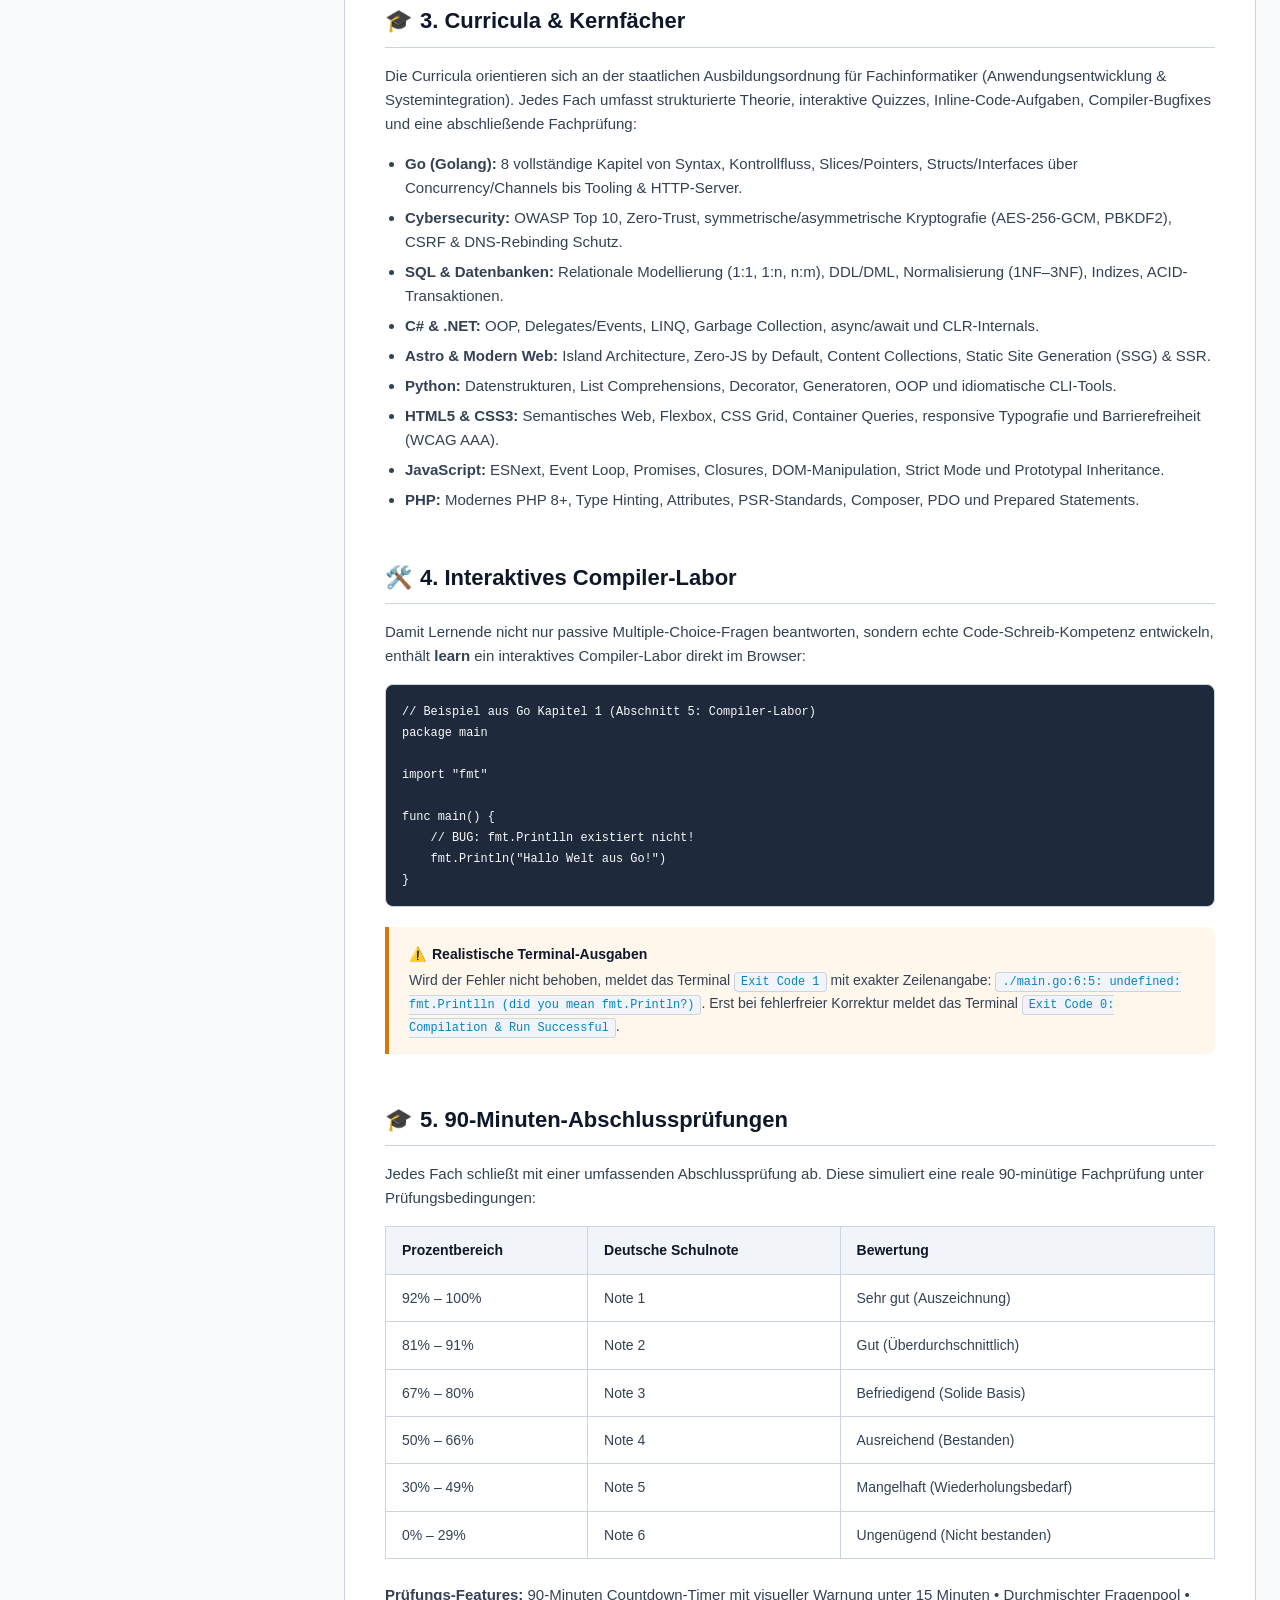
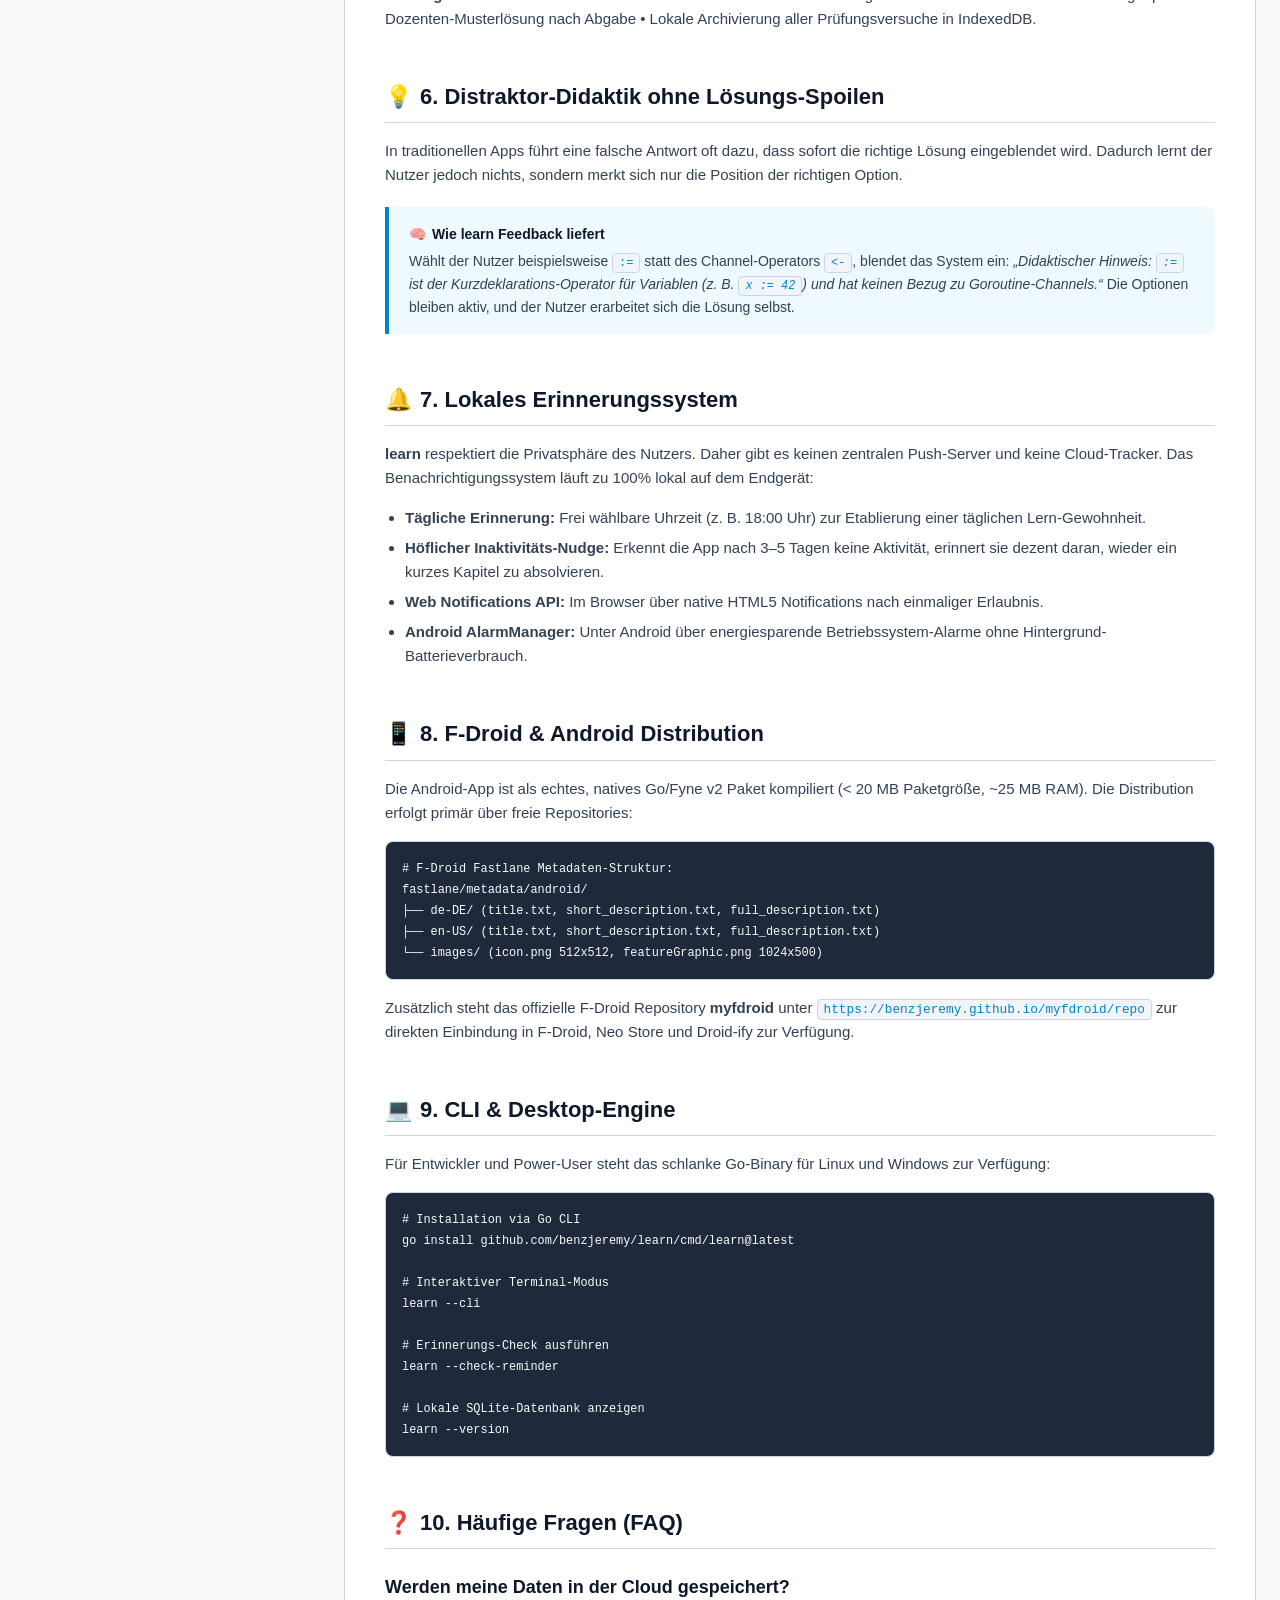
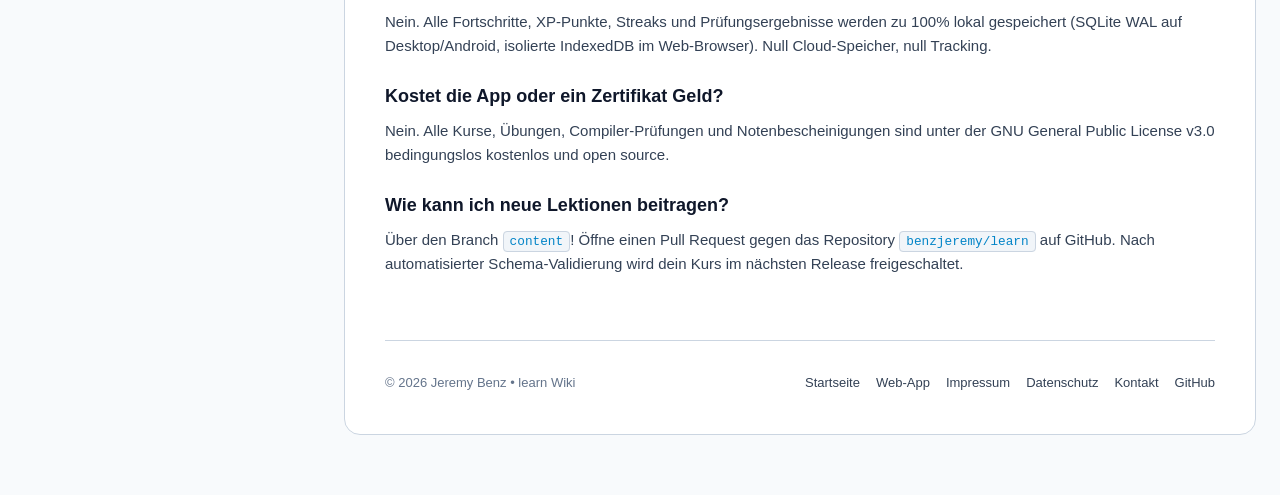
<file: wiki/index.html>
<!DOCTYPE html>
<html lang="de" data-theme="dark">
<head>
  <meta charset="UTF-8">
  <meta name="viewport" content="width=device-width, initial-scale=1.0">
  <meta http-equiv="Content-Security-Policy" content="default-src 'self'; script-src 'self' 'unsafe-inline'; style-src 'self' 'unsafe-inline'; img-src 'self' data: https:; font-src 'self'; frame-src 'none'; object-src 'none'; base-uri 'self';" />
  <meta http-equiv="X-Content-Type-Options" content="nosniff" />
  <meta name="referrer" content="strict-origin-when-cross-origin" />
  <title>learn Wiki &bull; Handbuch, Architektur &amp; Prüfungen</title>
  <meta name="description" content="Offizielles Web-Wiki für learn: 3-Branch &amp; 3-Web System, Curricula, Compiler-Labor, 90-Minuten-Abschlussprüfungen und F-Droid Integration.">
  <link rel="icon" type="image/png" sizes="512x512" href="../assets/icon.png">
  <link rel="stylesheet" href="wiki.css">
  <script>
    (function() {
      const savedTheme = localStorage.getItem('site_theme');
      if (savedTheme) {
        document.documentElement.setAttribute('data-theme', savedTheme);
      } else if (window.matchMedia && window.matchMedia('(prefers-color-scheme: light)').matches) {
        document.documentElement.setAttribute('data-theme', 'light');
      }
    })();
  </script>
</head>
<body>

  <!-- WIKI HEADER -->
  <header class="wiki-header">
    <div class="wiki-header-container">
      <div class="wiki-brand-group">
        <a href="https://benzjeremy.github.io/" class="eco-back-link" title="Zurück zum zentralen Portfolio">
          <span>← benzjeremy.github.io</span>
        </a>
        <a href="../" class="wiki-brand-link" title="Zurück zur Landingpage">
          <img src="../assets/icon.png" alt="learn Logo" class="wiki-brand-logo">
          <span class="wiki-brand-title">learn</span>
          <span class="wiki-brand-badge">Wiki v2.0 [Pre-Release]</span>
        </a>
      </div>

      <div class="wiki-nav-tools">
        <div class="wiki-search-box">
          <svg viewBox="0 0 24 24" fill="currentColor"><path d="M15.5 14h-.79l-.28-.27C15.41 12.59 16 11.11 16 9.5 16 5.91 13.09 3 9.5 3S3 5.91 3 9.5 5.91 16 9.5 16c1.61 0 3.09-.59 4.23-1.57l.27.28v.79l5 4.99L20.49 19l-4.99-5zm-6 0C7.01 14 5 11.99 5 9.5S7.01 5 9.5 5 14 7.01 14 9.5 14z"/></svg>
          <input type="text" id="wikiSearch" class="wiki-search-input" placeholder="Im Wiki suchen..." oninput="filterWiki()">
        </div>

        <div class="lang-switch">
          <button class="lang-btn active" id="btn-lang-de" onclick="setWikiLang('de')">DE</button>
          <button class="lang-btn" id="btn-lang-en" onclick="setWikiLang('en')">EN</button>
        </div>

        <button class="theme-toggle-btn" id="themeToggle" onclick="toggleWikiTheme()" title="Theme wechseln">🌙</button>

        <a href="../" class="wiki-btn">
          <span class="lang-de">🏠 Startseite</span>
          <span class="lang-en" style="display:none;">🏠 Home</span>
        </a>

        <a href="../app/" class="wiki-btn primary">
          <span class="lang-de">🚀 Web-App</span>
          <span class="lang-en" style="display:none;">🚀 Web App</span>
        </a>
      </div>
    </div>
  </header>

  <!-- WIKI LAYOUT -->
  <div class="wiki-layout">
    
    <!-- SIDEBAR -->
    <aside class="wiki-sidebar">
      <nav>
        <div class="wiki-nav-section">
          <div class="wiki-nav-heading">
            <span class="lang-de">1. Grundlagen</span>
            <span class="lang-en" style="display:none;">1. Basics</span>
          </div>
          <ul class="wiki-nav-list">
            <li class="wiki-nav-item"><a href="#uebersicht"><span class="lang-de">Übersicht &amp; Philosophie</span><span class="lang-en" style="display:none;">Overview &amp; Ethos</span></a></li>
            <li class="wiki-nav-item"><a href="#architektur"><span class="lang-de">3-Branch &amp; 3-Web System</span><span class="lang-en" style="display:none;">3-Branch &amp; 3-Web System</span></a></li>
          </ul>
        </div>

        <div class="wiki-nav-section">
          <div class="wiki-nav-heading">
            <span class="lang-de">2. Didaktik &amp; Labor</span>
            <span class="lang-en" style="display:none;">2. Didactics &amp; Lab</span>
          </div>
          <ul class="wiki-nav-list">
            <li class="wiki-nav-item"><a href="#faecher"><span class="lang-de">Curricula &amp; Fächer</span><span class="lang-en" style="display:none;">Curricula &amp; Subjects</span></a></li>
            <li class="wiki-nav-item"><a href="#compiler-labor"><span class="lang-de">Compiler-Labor &amp; Fixes</span><span class="lang-en" style="display:none;">Compiler Lab &amp; Bugfixing</span></a></li>
            <li class="wiki-nav-item"><a href="#pruefungen"><span class="lang-de">90-Minuten-Prüfungen</span><span class="lang-en" style="display:none;">90-Minute Final Exams</span></a></li>
            <li class="wiki-nav-item"><a href="#didaktik-feedback"><span class="lang-de">Distraktor-Didaktik</span><span class="lang-en" style="display:none;">Distractor Didactics</span></a></li>
          </ul>
        </div>

        <div class="wiki-nav-section">
          <div class="wiki-nav-heading">
            <span class="lang-de">3. Client &amp; Distribution</span>
            <span class="lang-en" style="display:none;">3. Clients &amp; Distribution</span>
          </div>
          <ul class="wiki-nav-list">
            <li class="wiki-nav-item"><a href="#notifications"><span class="lang-de">Lokale Erinnerungen</span><span class="lang-en" style="display:none;">Local Reminders</span></a></li>
            <li class="wiki-nav-item"><a href="#fdroid"><span class="lang-de">F-Droid &amp; Android APK</span><span class="lang-en" style="display:none;">F-Droid &amp; Android APK</span></a></li>
            <li class="wiki-nav-item"><a href="#cli"><span class="lang-de">CLI &amp; Desktop-Engine</span><span class="lang-en" style="display:none;">CLI &amp; Desktop Engine</span></a></li>
            <li class="wiki-nav-item"><a href="#faq"><span class="lang-de">Häufige Fragen (FAQ)</span><span class="lang-en" style="display:none;">Frequently Asked Questions</span></a></li>
          </ul>
        </div>
      </nav>
    </aside>

    <!-- CONTENT -->
    <main class="wiki-content">
      <article class="wiki-article">
        
        <div class="wiki-hero-header">
          <p class="wiki-category-tag">
            <span class="lang-de">Offizielles Projekthandbuch</span>
            <span class="lang-en" style="display:none;">Official Project Manual</span>
          </p>
          <h1 class="wiki-title">
            <span class="lang-de">learn Dokumentation &amp; Referenz</span>
            <span class="lang-en" style="display:none;">learn Documentation &amp; Reference</span>
          </h1>
          <p class="wiki-lead">
            <span class="lang-de">Vollständiges technisches und didaktisches Handbuch zur Open-Source Lern-Engine, dem 3-Branch/3-Web System, Compiler-Labor und Abschlussprüfungen nach Fachinformatiker-Standard.</span>
            <span class="lang-en" style="display:none;">Complete technical and didactic handbook covering the open-source learning engine, the 3-branch/3-web architecture, compiler lab, and 90-minute final exams.</span>
          </p>
        </div>

        <!-- Pre-Release Notice -->
        <div style="margin-bottom: 2rem; background: rgba(245, 158, 11, 0.1); border: 1px solid rgba(245, 158, 11, 0.3); border-radius: 8px; padding: 0.75rem 1rem; color: #f59e0b; font-size: 0.9rem; display: flex; align-items: flex-start; gap: 0.5rem; text-align: left;">
          <span style="font-size: 1.2rem; line-height: 1;">🚧</span>
          <div>
            <div class="lang-de"><strong>Pre-Release Status:</strong> learn befindet sich in aktiver Entwicklung und ist noch nicht final fertiggestellt. Alle Versionen und Builds sind Pre-Releases (Work in Progress).</div>
            <div class="lang-en" style="display:none;"><strong>Pre-Release Notice:</strong> learn is under active development and not finalized yet. All releases and builds are Pre-Releases (Work in Progress).</div>
          </div>
        </div>

        <!-- 1. ÜBERSICHT -->
        <section class="wiki-section" id="uebersicht">
          <h2>
            <span>💡</span>
            <span class="lang-de">1. Übersicht &amp; Philosophie</span>
            <span class="lang-en" style="display:none;">1. Overview &amp; Ethos</span>
          </h2>
          <p>
            <span class="lang-de"><strong>learn</strong> ist als radikal datenschutzfreundliche, paywall-freie Alternative zu kommerziellen Lern-Apps wie Mimo oder SoloLearn konzipiert. Kommerzielle Apps setzen oft auf künstliche Verknappung („Herzen aufgebraucht“, Zwangswerbung, Paywalls vor Prüfungen), intransparente Tracking-SDKs und oberflächliche Multiple-Choice-Klickereien.</span>
            <span class="lang-en" style="display:none;"><strong>learn</strong> is designed as a radically privacy-first, paywall-free alternative to commercial learning apps like Mimo or SoloLearn. Commercial platforms frequently enforce artificial scarcity ("out of hearts", forced ads, exam paywalls), invasive tracking SDKs, and superficial multiple-choice clicking.</span>
          </p>

          <div class="callout success">
            <div class="callout-title">
              <span>🛡️</span>
              <span class="lang-de">Unsere Kernprinzipien</span>
              <span class="lang-en" style="display:none;">Our Core Principles</span>
            </div>
            <p>
              <span class="lang-de">100% Freie Software (GPL-3.0) &bull; Keine künstlichen Paywalls &bull; Zero-Telemetry (kein Firebase, kein Google Analytics) &bull; 100% Offline-First via SQLite WAL &amp; IndexedDB &bull; Echte Code-Schreib-Befähigung statt Auswendiglernen.</span>
              <span class="lang-en" style="display:none;">100% Free Software (GPL-3.0) &bull; No artificial paywalls &bull; Zero-Telemetry (no Firebase, no Google Analytics) &bull; 100% Offline-First via SQLite WAL &amp; IndexedDB &bull; Real code-writing capability over memorization.</span>
            </p>
          </div>
        </section>

        <!-- 2. ARCHITEKTUR -->
        <section class="wiki-section" id="architektur">
          <h2>
            <span>🏗️</span>
            <span class="lang-de">2. Das 3-Branch &amp; 3-Web System</span>
            <span class="lang-en" style="display:none;">2. The 3-Branch &amp; 3-Web Architecture</span>
          </h2>
          <p>
            <span class="lang-de">Um Codebase, Lehrmaterial und Webauftritt sauber zu entkoppeln, setzt <strong>learn</strong> auf eine strikte 3-Branch- und 3-Web-Architektur:</span>
            <span class="lang-en" style="display:none;">To cleanly decouple codebase, learning material, and web presentation, <strong>learn</strong> employs a strict 3-branch and 3-web architecture:</span>
          </p>

          <div class="wiki-cards-grid">
            <div class="wiki-card">
              <h4>🌿 Branch 1: <code>main</code></h4>
              <p>
                <span class="lang-de">Reiner Go 1.22 Quellcode, CLI-Runner, native Fyne v2 Android/Desktop-Engine, Pure-Go SQLite WAL-Speicher, Notification-Service und GitHub Actions CI/CD.</span>
                <span class="lang-en" style="display:none;">Pure Go 1.22 source code, CLI runner, native Fyne v2 Android/Desktop engine, Pure-Go SQLite WAL storage, notification service, and GitHub Actions CI/CD.</span>
              </p>
            </div>
            <div class="wiki-card">
              <h4>📚 Branch 2: <code>content</code></h4>
              <p>
                <span class="lang-de">Vollständig entkoppeltes Curriculum. Enthält JSON-Schemas (`schemas/chapter-v1.json`), Kursmanifeste, Lektionen, Compiler-Bugfix-Szenarien und 90-Min-Prüfungen.</span>
                <span class="lang-en" style="display:none;">Fully decoupled curriculum. Contains JSON schemas (`schemas/chapter-v1.json`), course manifests, lessons, compiler bugfix scenarios, and 90-min exams.</span>
              </p>
            </div>
            <div class="wiki-card">
              <h4>🌐 Branch 3: <code>web</code></h4>
              <p>
                <span class="lang-de">Die vollständige statische Web-Präsenz auf GitHub Pages. Beherbergt das 3-Web-Trio: Showcase (`/learn/`), Web-Wiki (`/learn/wiki/`) und Web-App (`/learn/app/`).</span>
                <span class="lang-en" style="display:none;">The complete static web presence on GitHub Pages. Hosts the 3-web trio: Showcase (`/learn/`), Web-Wiki (`/learn/wiki/`), and Web-App (`/learn/app/`).</span>
              </p>
            </div>
          </div>

          <h3>
            <span class="lang-de">Das 3-Web-Trio im Detail</span>
            <span class="lang-en" style="display:none;">The 3-Web Trio in Detail</span>
          </h3>
          <table class="wiki-table">
            <thead>
              <tr>
                <th>Web-Komponente</th>
                <th>URL-Pfad</th>
                <th>Zweck &amp; Funktion</th>
              </tr>
            </thead>
            <tbody>
              <tr>
                <td><strong>1. Main-Web (Showcase)</strong></td>
                <td><code>https://benzjeremy.github.io/learn/</code></td>
                <td>
                  <span class="lang-de">Landingpage nach untis-go Standard: Hero, Feature-Grid, APK &amp; Binary Downloads, Installationsanleitungen, GPL-3.0 Lizenz und Credits.</span>
                  <span class="lang-en" style="display:none;">Landing page following the untis-go standard: Hero, feature grid, APK &amp; binary downloads, install guides, GPL-3.0 license, and credits.</span>
                </td>
              </tr>
              <tr>
                <td><strong>2. Web-Wiki (Handbuch)</strong></td>
                <td><code>https://benzjeremy.github.io/learn/wiki/</code></td>
                <td>
                  <span class="lang-de">Umfassende Dokumentation, Curriculums-Referenz, Compiler-Labor Anleitung, Prüfungs-Modus, F-Droid Setup und Problembehebung.</span>
                  <span class="lang-en" style="display:none;">Comprehensive documentation, curriculum reference, compiler lab guide, exam guidelines, F-Droid setup, and troubleshooting.</span>
                </td>
              </tr>
              <tr>
                <td><strong>3. Web-App (Cockpit)</strong></td>
                <td><code>https://benzjeremy.github.io/learn/app/</code></td>
                <td>
                  <span class="lang-de">Die eigentliche interaktive Lern-Applikation: 9 Fächer, Lektionen-Player, Compiler-Editor, 90-Minuten-Prüfungen mit Countdown und lokaler Persistenz.</span>
                  <span class="lang-en" style="display:none;">The interactive learning application: 9 subjects, lesson player, compiler editor, 90-minute exams with countdown timer, and local persistence.</span>
                </td>
              </tr>
            </tbody>
          </table>
        </section>

        <!-- 3. CURRICULA & FÄCHER -->
        <section class="wiki-section" id="faecher">
          <h2>
            <span>🎓</span>
            <span class="lang-de">3. Curricula &amp; Kernfächer</span>
            <span class="lang-en" style="display:none;">3. Curricula &amp; Core Subjects</span>
          </h2>
          <p>
            <span class="lang-de">Die Curricula orientieren sich an der staatlichen Ausbildungsordnung für Fachinformatiker (Anwendungsentwicklung &amp; Systemintegration). Jedes Fach umfasst strukturierte Theorie, interaktive Quizzes, Inline-Code-Aufgaben, Compiler-Bugfixes und eine abschließende Fachprüfung:</span>
            <span class="lang-en" style="display:none;">The curricula align with vocational standards for software engineers and systems specialists. Each course includes structured theory, interactive quizzes, inline code exercises, compiler bugfixes, and a final subject exam:</span>
          </p>

          <ul>
            <li><strong>Go (Golang):</strong> 8 vollständige Kapitel von Syntax, Kontrollfluss, Slices/Pointers, Structs/Interfaces über Concurrency/Channels bis Tooling &amp; HTTP-Server.</li>
            <li><strong>Cybersecurity:</strong> OWASP Top 10, Zero-Trust, symmetrische/asymmetrische Kryptografie (AES-256-GCM, PBKDF2), CSRF &amp; DNS-Rebinding Schutz.</li>
            <li><strong>SQL &amp; Datenbanken:</strong> Relationale Modellierung (1:1, 1:n, n:m), DDL/DML, Normalisierung (1NF–3NF), Indizes, ACID-Transaktionen.</li>
            <li><strong>C# &amp; .NET:</strong> OOP, Delegates/Events, LINQ, Garbage Collection, async/await und CLR-Internals.</li>
            <li><strong>Astro &amp; Modern Web:</strong> Island Architecture, Zero-JS by Default, Content Collections, Static Site Generation (SSG) &amp; SSR.</li>
            <li><strong>Python:</strong> Datenstrukturen, List Comprehensions, Decorator, Generatoren, OOP und idiomatische CLI-Tools.</li>
            <li><strong>HTML5 &amp; CSS3:</strong> Semantisches Web, Flexbox, CSS Grid, Container Queries, responsive Typografie und Barrierefreiheit (WCAG AAA).</li>
            <li><strong>JavaScript:</strong> ESNext, Event Loop, Promises, Closures, DOM-Manipulation, Strict Mode und Prototypal Inheritance.</li>
            <li><strong>PHP:</strong> Modernes PHP 8+, Type Hinting, Attributes, PSR-Standards, Composer, PDO und Prepared Statements.</li>
          </ul>
        </section>

        <!-- 4. COMPILER-LABOR -->
        <section class="wiki-section" id="compiler-labor">
          <h2>
            <span>🛠️</span>
            <span class="lang-de">4. Interaktives Compiler-Labor</span>
            <span class="lang-en" style="display:none;">4. Interactive Compiler Lab</span>
          </h2>
          <p>
            <span class="lang-de">Damit Lernende nicht nur passive Multiple-Choice-Fragen beantworten, sondern echte Code-Schreib-Kompetenz entwickeln, enthält <strong>learn</strong> ein interaktives Compiler-Labor direkt im Browser:</span>
            <span class="lang-en" style="display:none;">To ensure learners acquire real code-writing competence rather than just clicking through multiple-choice questions, <strong>learn</strong> includes an in-browser compiler lab:</span>
          </p>

          <pre><code>// Beispiel aus Go Kapitel 1 (Abschnitt 5: Compiler-Labor)
package main

import "fmt"

func main() {
    // BUG: fmt.Printlln existiert nicht!
    fmt.Println("Hallo Welt aus Go!")
}</code></pre>

          <div class="callout warning">
            <div class="callout-title">
              <span>⚠️</span>
              <span class="lang-de">Realistische Terminal-Ausgaben</span>
              <span class="lang-en" style="display:none;">Realistic Terminal Diagnostics</span>
            </div>
            <p>
              <span class="lang-de">Wird der Fehler nicht behoben, meldet das Terminal <code>Exit Code 1</code> mit exakter Zeilenangabe: <code>./main.go:6:5: undefined: fmt.Printlln (did you mean fmt.Println?)</code>. Erst bei fehlerfreier Korrektur meldet das Terminal <code>Exit Code 0: Compilation &amp; Run Successful</code>.</span>
              <span class="lang-en" style="display:none;">If uncorrected, the terminal reports <code>Exit Code 1</code> with exact line coordinates: <code>./main.go:6:5: undefined: fmt.Printlln (did you mean fmt.Println?)</code>. Only upon correct syntax does the terminal emit <code>Exit Code 0: Compilation &amp; Run Successful</code>.</span>
            </p>
          </div>
        </section>

        <!-- 5. PRÜFUNGEN -->
        <section class="wiki-section" id="pruefungen">
          <h2>
            <span>🎓</span>
            <span class="lang-de">5. 90-Minuten-Abschlussprüfungen</span>
            <span class="lang-en" style="display:none;">5. 90-Minute Final Exam Simulations</span>
          </h2>
          <p>
            <span class="lang-de">Jedes Fach schließt mit einer umfassenden Abschlussprüfung ab. Diese simuliert eine reale 90-minütige Fachprüfung unter Prüfungsbedingungen:</span>
            <span class="lang-en" style="display:none;">Each subject concludes with a comprehensive final examination simulating real vocational certification conditions:</span>
          </p>

          <table class="wiki-table">
            <thead>
              <tr>
                <th>Prozentbereich</th>
                <th>Deutsche Schulnote</th>
                <th>Bewertung</th>
              </tr>
            </thead>
            <tbody>
              <tr><td>92% – 100%</td><td>Note 1</td><td>Sehr gut (Auszeichnung)</td></tr>
              <tr><td>81% – 91%</td><td>Note 2</td><td>Gut (Überdurchschnittlich)</td></tr>
              <tr><td>67% – 80%</td><td>Note 3</td><td>Befriedigend (Solide Basis)</td></tr>
              <tr><td>50% – 66%</td><td>Note 4</td><td>Ausreichend (Bestanden)</td></tr>
              <tr><td>30% – 49%</td><td>Note 5</td><td>Mangelhaft (Wiederholungsbedarf)</td></tr>
              <tr><td>0% – 29%</td><td>Note 6</td><td>Ungenügend (Nicht bestanden)</td></tr>
            </tbody>
          </table>

          <p>
            <span class="lang-de"><strong>Prüfungs-Features:</strong> 90-Minuten Countdown-Timer mit visueller Warnung unter 15 Minuten &bull; Durchmischter Fragenpool &bull; Dozenten-Musterlösung nach Abgabe &bull; Lokale Archivierung aller Prüfungsversuche in IndexedDB.</span>
            <span class="lang-en" style="display:none;"><strong>Exam Features:</strong> 90-minute countdown timer with visual alert under 15 mins &bull; Randomized question pool &bull; Master reference solutions after submission &bull; Local exam history in IndexedDB.</span>
          </p>
        </section>

        <!-- 6. DISTRAKTOR-DIDAKTIK -->
        <section class="wiki-section" id="didaktik-feedback">
          <h2>
            <span>💡</span>
            <span class="lang-de">6. Distraktor-Didaktik ohne Lösungs-Spoilen</span>
            <span class="lang-en" style="display:none;">6. Distractor Didactics (Zero Solution-Spoiling)</span>
          </h2>
          <p>
            <span class="lang-de">In traditionellen Apps führt eine falsche Antwort oft dazu, dass sofort die richtige Lösung eingeblendet wird. Dadurch lernt der Nutzer jedoch nichts, sondern merkt sich nur die Position der richtigen Option.</span>
            <span class="lang-en" style="display:none;">Traditional learning apps often immediately reveal the correct solution upon a wrong choice, preventing true retention.</span>
          </p>
          <div class="callout">
            <div class="callout-title">
              <span>🧠</span>
              <span class="lang-de">Wie learn Feedback liefert</span>
              <span class="lang-en" style="display:none;">How learn Delivers Feedback</span>
            </div>
            <p>
              <span class="lang-de">Wählt der Nutzer beispielsweise <code>:=</code> statt des Channel-Operators <code>&lt;-</code>, blendet das System ein: <em>„Didaktischer Hinweis: <code>:=</code> ist der Kurzdeklarations-Operator für Variablen (z. B. <code>x := 42</code>) und hat keinen Bezug zu Goroutine-Channels.“</em> Die Optionen bleiben aktiv, und der Nutzer erarbeitet sich die Lösung selbst.</span>
              <span class="lang-en" style="display:none;">If a user selects <code>:=</code> instead of the channel operator <code>&lt;-</code>, the app explains: <em>"Didactic Note: <code>:=</code> is the short variable declaration operator (e.g. <code>x := 42</code>) and is not used for goroutine channels."</em> The options remain interactive, encouraging self-guided discovery.</span>
            </p>
          </div>
        </section>

        <!-- 7. NOTIFICATIONS -->
        <section class="wiki-section" id="notifications">
          <h2>
            <span>🔔</span>
            <span class="lang-de">7. Lokales Erinnerungssystem</span>
            <span class="lang-en" style="display:none;">7. Local Reminder System</span>
          </h2>
          <p>
            <span class="lang-de"><strong>learn</strong> respektiert die Privatsphäre des Nutzers. Daher gibt es keinen zentralen Push-Server und keine Cloud-Tracker. Das Benachrichtigungssystem läuft zu 100% lokal auf dem Endgerät:</span>
            <span class="lang-en" style="display:none;"><strong>learn</strong> respects privacy. There is no central push notification server or cloud tracker. Reminders run 100% locally on the device:</span>
          </p>
          <ul>
            <li><strong>Tägliche Erinnerung:</strong> Frei wählbare Uhrzeit (z. B. 18:00 Uhr) zur Etablierung einer täglichen Lern-Gewohnheit.</li>
            <li><strong>Höflicher Inaktivitäts-Nudge:</strong> Erkennt die App nach 3–5 Tagen keine Aktivität, erinnert sie dezent daran, wieder ein kurzes Kapitel zu absolvieren.</li>
            <li><strong>Web Notifications API:</strong> Im Browser über native HTML5 Notifications nach einmaliger Erlaubnis.</li>
            <li><strong>Android AlarmManager:</strong> Unter Android über energiesparende Betriebssystem-Alarme ohne Hintergrund-Batterieverbrauch.</li>
          </ul>
        </section>

        <!-- 8. F-DROID -->
        <section class="wiki-section" id="fdroid">
          <h2>
            <span>📱</span>
            <span class="lang-de">8. F-Droid &amp; Android Distribution</span>
            <span class="lang-en" style="display:none;">8. F-Droid &amp; Android Distribution</span>
          </h2>
          <p>
            <span class="lang-de">Die Android-App ist als echtes, natives Go/Fyne v2 Paket kompiliert (&lt; 20 MB Paketgröße, ~25 MB RAM). Die Distribution erfolgt primär über freie Repositories:</span>
            <span class="lang-en" style="display:none;">The Android app is compiled as a native Go/Fyne v2 package (&lt; 20 MB APK, ~25 MB RAM). Distribution is handled via free repositories:</span>
          </p>

          <pre><code># F-Droid Fastlane Metadaten-Struktur:
fastlane/metadata/android/
├── de-DE/ (title.txt, short_description.txt, full_description.txt)
├── en-US/ (title.txt, short_description.txt, full_description.txt)
└── images/ (icon.png 512x512, featureGraphic.png 1024x500)</code></pre>

          <p>
            <span class="lang-de">Zusätzlich steht das offizielle F-Droid Repository <strong>myfdroid</strong> unter <code>https://benzjeremy.github.io/myfdroid/repo</code> zur direkten Einbindung in F-Droid, Neo Store und Droid-ify zur Verfügung.</span>
            <span class="lang-en" style="display:none;">Additionally, the official F-Droid repository <strong>myfdroid</strong> is available at <code>https://benzjeremy.github.io/myfdroid/repo</code> for 1-click addition to F-Droid, Neo Store, and Droid-ify.</span>
          </p>
        </section>

        <!-- 9. CLI -->
        <section class="wiki-section" id="cli">
          <h2>
            <span>💻</span>
            <span class="lang-de">9. CLI &amp; Desktop-Engine</span>
            <span class="lang-en" style="display:none;">9. CLI &amp; Desktop Engine</span>
          </h2>
          <p>
            <span class="lang-de">Für Entwickler und Power-User steht das schlanke Go-Binary für Linux und Windows zur Verfügung:</span>
            <span class="lang-en" style="display:none;">For developers and power users, a lightweight Go binary is available for Linux and Windows:</span>
          </p>

          <pre><code># Installation via Go CLI
go install github.com/benzjeremy/learn/cmd/learn@latest

# Interaktiver Terminal-Modus
learn --cli

# Erinnerungs-Check ausführen
learn --check-reminder

# Lokale SQLite-Datenbank anzeigen
learn --version</code></pre>
        </section>

        <!-- 10. FAQ -->
        <section class="wiki-section" id="faq">
          <h2>
            <span>❓</span>
            <span class="lang-de">10. Häufige Fragen (FAQ)</span>
            <span class="lang-en" style="display:none;">10. Frequently Asked Questions (FAQ)</span>
          </h2>
          
          <h3><span class="lang-de">Werden meine Daten in der Cloud gespeichert?</span><span class="lang-en" style="display:none;">Is my progress stored in the cloud?</span></h3>
          <p>
            <span class="lang-de">Nein. Alle Fortschritte, XP-Punkte, Streaks und Prüfungsergebnisse werden zu 100% lokal gespeichert (SQLite WAL auf Desktop/Android, isolierte IndexedDB im Web-Browser). Null Cloud-Speicher, null Tracking.</span>
            <span class="lang-en" style="display:none;">No. All progress, XP, streaks, and exam results are stored 100% locally (SQLite WAL on desktop/Android, isolated IndexedDB in web browsers). Zero cloud storage, zero telemetry.</span>
          </p>

          <h3><span class="lang-de">Kostet die App oder ein Zertifikat Geld?</span><span class="lang-en" style="display:none;">Does the app or certification cost money?</span></h3>
          <p>
            <span class="lang-de">Nein. Alle Kurse, Übungen, Compiler-Prüfungen und Notenbescheinigungen sind unter der GNU General Public License v3.0 bedingungslos kostenlos und open source.</span>
            <span class="lang-en" style="display:none;">No. All courses, exercises, compiler challenges, and exam report cards are unconditionally free and open source under GNU General Public License v3.0.</span>
          </p>

          <h3><span class="lang-de">Wie kann ich neue Lektionen beitragen?</span><span class="lang-en" style="display:none;">How can I contribute new lessons?</span></h3>
          <p>
            <span class="lang-de">Über den Branch <code>content</code>! Öffne einen Pull Request gegen das Repository <code>benzjeremy/learn</code> auf GitHub. Nach automatisierter Schema-Validierung wird dein Kurs im nächsten Release freigeschaltet.</span>
            <span class="lang-en" style="display:none;">Via the <code>content</code> branch! Open a Pull Request against <code>benzjeremy/learn</code> on GitHub. Following automated schema validation, your curriculum is included in the next update.</span>
          </p>
        </section>

        <!-- WIKI FOOTER -->
        <footer class="wiki-footer">
          <div>
            <span>© 2026 Jeremy Benz &bull; learn Wiki</span>
          </div>
          <div style="display:flex; gap:1rem; flex-wrap:wrap;">
            <a href="../">Startseite</a>
            <a href="../app/">Web-App</a>
            <a href="../impressum.html">Impressum</a>
            <a href="../datenschutz.html">Datenschutz</a>
            <a href="../kontakt.html">Kontakt</a>
            <a href="https://github.com/benzjeremy/learn" target="_blank" rel="noopener noreferrer">GitHub</a>
          </div>
        </footer>

      </article>
    </main>

  </div>

  <!-- WIKI SCRIPTS -->
  <script>
    function setWikiLang(lang) {
      const isDe = lang === 'de';
      document.querySelectorAll('.lang-de').forEach(el => el.style.display = isDe ? '' : 'none');
      document.querySelectorAll('.lang-en').forEach(el => el.style.display = isDe ? 'none' : '');
      document.getElementById('btn-lang-de').classList.toggle('active', isDe);
      document.getElementById('btn-lang-en').classList.toggle('active', !isDe);
      localStorage.setItem('learn_lang', lang);
    }

    function toggleWikiTheme() {
      const current = document.documentElement.getAttribute('data-theme') || 'dark';
      const next = current === 'dark' ? 'light' : 'dark';
      document.documentElement.setAttribute('data-theme', next);
      localStorage.setItem('site_theme', next);
      document.getElementById('themeToggle').textContent = next === 'dark' ? '🌙' : '☀️';
    }

    function filterWiki() {
      const query = document.getElementById('wikiSearch').value.toLowerCase().trim();
      const sections = document.querySelectorAll('.wiki-section');
      sections.forEach(sec => {
        if (!query) {
          sec.style.display = '';
        } else {
          const text = sec.innerText.toLowerCase();
          sec.style.display = text.includes(query) ? '' : 'none';
        }
      });
    }

    // Initialize Language & Theme
    (function() {
      const savedLang = localStorage.getItem('learn_lang') || 'de';
      setWikiLang(savedLang);
      const savedTheme = localStorage.getItem('site_theme') || 'dark';
      document.getElementById('themeToggle').textContent = savedTheme === 'dark' ? '🌙' : '☀️';
    })();
  </script>
</body>
</html>
</file>
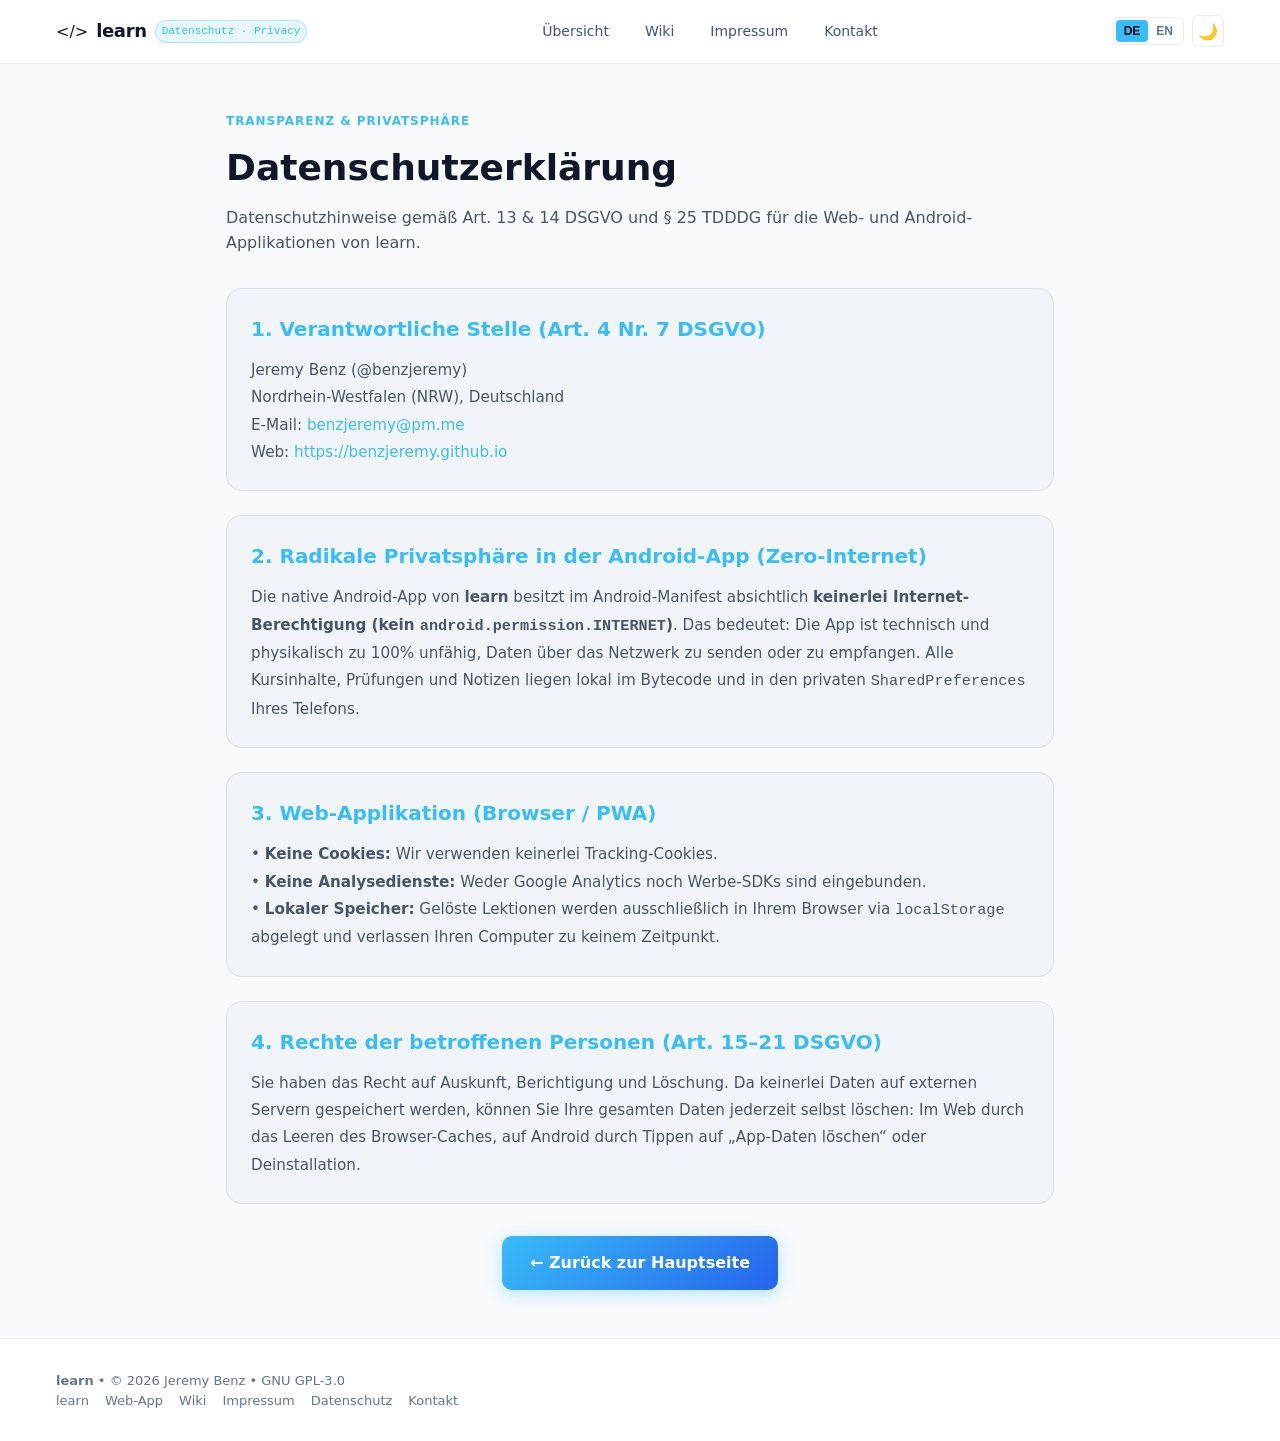
<file: datenschutz.html>
<!DOCTYPE html>
<html lang="de" data-theme="dark">
<head>
  <meta charset="UTF-8">
  <meta name="viewport" content="width=device-width, initial-scale=1.0">
  <meta http-equiv="Content-Security-Policy" content="default-src 'self'; script-src 'self' 'unsafe-inline'; style-src 'self' 'unsafe-inline'; img-src 'self' data: https:; font-src 'self'; frame-src 'none'; object-src 'none'; base-uri 'self';" />
  <meta http-equiv="X-Content-Type-Options" content="nosniff" />
  <meta name="referrer" content="strict-origin-when-cross-origin" />
  <title>Datenschutzerklärung – learn · Jeremy Benz</title>
  <meta name="description" content="Datenschutzerklärung nach DSGVO und § 25 TDDDG für learn: 100% Offline-Architektur, keine Internet-Berechtigung in der Android-App, null Tracking.">
  <link rel="icon" type="image/png" href="assets/icon.png">
  <link rel="stylesheet" href="style.css?v=2.2">
  <script>
    (function() {
      const savedTheme = localStorage.getItem('site_theme');
      if (savedTheme) {
        document.documentElement.setAttribute('data-theme', savedTheme);
      } else if (window.matchMedia && window.matchMedia('(prefers-color-scheme: light)').matches) {
        document.documentElement.setAttribute('data-theme', 'light');
      }
    })();
  </script>
</head>
<body>

  <!-- HEADER -->
  <header class="site-header">
    <div class="container header-container">
      <div class="brand-area">
        <a href="index.html" class="brand-link">
          <span class="brand-badge-code">&lt;/&gt;</span>
          <div class="brand-info">
            <span class="brand-name">learn</span>
            <span class="brand-ver">Datenschutz · Privacy</span>
          </div>
        </a>
      </div>

      <nav class="main-nav">
        <a href="index.html">
          <span class="lang-de">Übersicht</span>
          <span class="lang-en" style="display:none;">Overview</span>
        </a>
        <a href="wiki/">
          <span class="lang-de">Wiki</span>
          <span class="lang-en" style="display:none;">Wiki</span>
        </a>
        <a href="impressum.html">
          <span class="lang-de">Impressum</span>
          <span class="lang-en" style="display:none;">Legal Notice</span>
        </a>
        <a href="kontakt.html">
          <span class="lang-de">Kontakt</span>
          <span class="lang-en" style="display:none;">Contact</span>
        </a>
      </nav>

      <div class="nav-actions">
        <div class="lang-switch" role="group" aria-label="Sprachauswahl">
          <button type="button" class="lang-btn active" id="btn-lang-de" onclick="setLang('de')">DE</button>
          <button type="button" class="lang-btn" id="btn-lang-en" onclick="setLang('en')">EN</button>
        </div>
        <button type="button" class="theme-btn" id="themeToggle" onclick="toggleTheme()" title="Theme wechseln">🌙</button>
      </div>
    </div>
  </header>

  <main style="padding: 3rem 0;">
    <div class="container" style="max-width: 860px;">
      
      <div style="margin-bottom: 2rem;">
        <p class="section-tag">
          <span class="lang-de">Transparenz &amp; Privatsphäre</span>
          <span class="lang-en" style="display:none;">Transparency &amp; Privacy</span>
        </p>
        <h1 style="font-size: 2.25rem; font-weight: 800; margin-bottom: 0.5rem;">
          <span class="lang-de">Datenschutzerklärung</span>
          <span class="lang-en" style="display:none;">Privacy Policy</span>
        </h1>
        <p style="color: var(--text-secondary); font-size: 1rem;">
          <span class="lang-de">Datenschutzhinweise gemäß Art. 13 &amp; 14 DSGVO und § 25 TDDDG für die Web- und Android-Applikationen von learn.</span>
          <span class="lang-en" style="display:none;">Privacy notices pursuant to Arts. 13 &amp; 14 GDPR and § 25 TDDDG for the learn web and Android applications.</span>
        </p>
      </div>

      <div style="background: var(--bg-card); border: 1px solid var(--border-subtle); border-radius: var(--radius-lg); padding: 1.5rem; margin-bottom: 1.5rem;">
        <h2 style="font-size: 1.25rem; color: var(--accent-cyan); margin-bottom: 0.75rem;">
          <span class="lang-de">1. Verantwortliche Stelle (Art. 4 Nr. 7 DSGVO)</span>
          <span class="lang-en" style="display:none;">1. Responsible Controller (Art. 4 (7) GDPR)</span>
        </h2>
        <div style="color: var(--text-secondary); line-height: 1.8; font-size: 0.95rem;">
          <p>Jeremy Benz (@benzjeremy)</p>
          <p><span class="lang-de">Nordrhein-Westfalen (NRW), Deutschland</span><span class="lang-en" style="display:none;">North Rhine-Westphalia (NRW), Germany</span></p>
          <p>E-Mail: <a href="mailto:benzjeremy@pm.me" style="color: var(--accent-cyan);">benzjeremy@pm.me</a></p>
          <p>Web: <a href="https://benzjeremy.github.io" style="color: var(--accent-cyan);">https://benzjeremy.github.io</a></p>
        </div>
      </div>

      <div style="background: var(--bg-card); border: 1px solid var(--border-subtle); border-radius: var(--radius-lg); padding: 1.5rem; margin-bottom: 1.5rem;">
        <h2 style="font-size: 1.25rem; color: var(--accent-cyan); margin-bottom: 0.75rem;">
          <span class="lang-de">2. Radikale Privatsphäre in der Android-App (Zero-Internet)</span>
          <span class="lang-en" style="display:none;">2. Strict Privacy in the Android App (Zero Internet)</span>
        </h2>
        <div style="color: var(--text-secondary); line-height: 1.8; font-size: 0.95rem;">
          <p class="lang-de">Die native Android-App von <strong>learn</strong> besitzt im Android-Manifest absichtlich <strong>keinerlei Internet-Berechtigung (kein <code>android.permission.INTERNET</code>)</strong>. Das bedeutet: Die App ist technisch und physikalisch zu 100% unfähig, Daten über das Netzwerk zu senden oder zu empfangen. Alle Kursinhalte, Prüfungen und Notizen liegen lokal im Bytecode und in den privaten <code>SharedPreferences</code> Ihres Telefons.</p>
          <p class="lang-en" style="display:none;">The native Android application of <strong>learn</strong> deliberately excludes the internet permission (no <code>android.permission.INTERNET</code> in AndroidManifest). Consequently, the app is physically and technologically unable to transmit or receive any network packets. All curricula, exam simulations, and notes reside locally inside the app binary and private device <code>SharedPreferences</code>.</p>
        </div>
      </div>

      <div style="background: var(--bg-card); border: 1px solid var(--border-subtle); border-radius: var(--radius-lg); padding: 1.5rem; margin-bottom: 1.5rem;">
        <h2 style="font-size: 1.25rem; color: var(--accent-cyan); margin-bottom: 0.75rem;">
          <span class="lang-de">3. Web-Applikation (Browser / PWA)</span>
          <span class="lang-en" style="display:none;">3. Web Cockpit (Browser / PWA)</span>
        </h2>
        <div style="color: var(--text-secondary); line-height: 1.8; font-size: 0.95rem;">
          <p class="lang-de">• <strong>Keine Cookies:</strong> Wir verwenden keinerlei Tracking-Cookies.</p>
          <p class="lang-en" style="display:none;">• <strong>Zero Cookies:</strong> We utilize zero tracking or commercial cookies.</p>
          <p class="lang-de">• <strong>Keine Analysedienste:</strong> Weder Google Analytics noch Werbe-SDKs sind eingebunden.</p>
          <p class="lang-en" style="display:none;">• <strong>No Analytics SDKs:</strong> Zero Google Analytics, Firebase, or external telemetry scripts.</p>
          <p class="lang-de">• <strong>Lokaler Speicher:</strong> Gelöste Lektionen werden ausschließlich in Ihrem Browser via <code>localStorage</code> abgelegt und verlassen Ihren Computer zu keinem Zeitpunkt.</p>
          <p class="lang-en" style="display:none;">• <strong>Local Persistence:</strong> Solved coding tasks are persisted strictly in your browser via <code>localStorage</code> and never leave your machine.</p>
        </div>
      </div>

      <div style="background: var(--bg-card); border: 1px solid var(--border-subtle); border-radius: var(--radius-lg); padding: 1.5rem; margin-bottom: 1.5rem;">
        <h2 style="font-size: 1.25rem; color: var(--accent-cyan); margin-bottom: 0.75rem;">
          <span class="lang-de">4. Rechte der betroffenen Personen (Art. 15–21 DSGVO)</span>
          <span class="lang-en" style="display:none;">4. Data Subject Rights (Arts. 15–21 GDPR)</span>
        </h2>
        <div style="color: var(--text-secondary); line-height: 1.8; font-size: 0.95rem;">
          <p class="lang-de">Sie haben das Recht auf Auskunft, Berichtigung und Löschung. Da keinerlei Daten auf externen Servern gespeichert werden, können Sie Ihre gesamten Daten jederzeit selbst löschen: Im Web durch das Leeren des Browser-Caches, auf Android durch Tippen auf „App-Daten löschen“ oder Deinstallation.</p>
          <p class="lang-en" style="display:none;">You possess full rights of access, rectification, and erasure. Because zero personal records are stored on remote servers, you maintain sovereign control: on the web by clearing browser storage, and on Android by choosing "Clear Storage" or uninstalling the application.</p>
        </div>
      </div>

      <div style="text-align: center; margin-top: 2rem;">
        <a href="index.html" class="btn-primary" style="display: inline-block;">
          <span class="lang-de">← Zurück zur Hauptseite</span>
          <span class="lang-en" style="display:none;">← Back to Main Page</span>
        </a>
      </div>

    </div>
  </main>

  <!-- FOOTER -->
  <footer class="site-footer">
    <div class="container footer-inner">
      <div>
        <strong>learn</strong> &bull; © 2026 Jeremy Benz &bull; GNU GPL-3.0
      </div>
      <div class="footer-links">
        <a href="index.html">learn</a>
        <a href="app/">Web-App</a>
        <a href="wiki/">Wiki</a>
        <a href="impressum.html">Impressum</a>
        <a href="datenschutz.html">Datenschutz</a>
        <a href="kontakt.html">Kontakt</a>
      </div>
    </div>
  </footer>

  <script>
    function setLang(lang) {
      const isDe = lang === 'de';
      document.querySelectorAll('.lang-de').forEach(el => el.style.display = isDe ? '' : 'none');
      document.querySelectorAll('.lang-en').forEach(el => el.style.display = isDe ? 'none' : '');
      document.getElementById('btn-lang-de').classList.toggle('active', isDe);
      document.getElementById('btn-lang-en').classList.toggle('active', !isDe);
      try { localStorage.setItem('site_lang', lang); } catch (e) {}
    }

    function toggleTheme() {
      const current = document.documentElement.getAttribute('data-theme') || 'dark';
      const next = current === 'dark' ? 'light' : 'dark';
      document.documentElement.setAttribute('data-theme', next);
      try { localStorage.setItem('site_theme', next); } catch (e) {}
      document.getElementById('themeToggle').textContent = next === 'dark' ? '🌙' : '☀️';
    }

    (function() {
      const savedLang = localStorage.getItem('site_lang') || 'de';
      setLang(savedLang);
      const savedTheme = localStorage.getItem('site_theme') || 'dark';
      document.getElementById('themeToggle').textContent = savedTheme === 'dark' ? '🌙' : '☀️';
    })();
  </script>
</body>
</html>
</file>
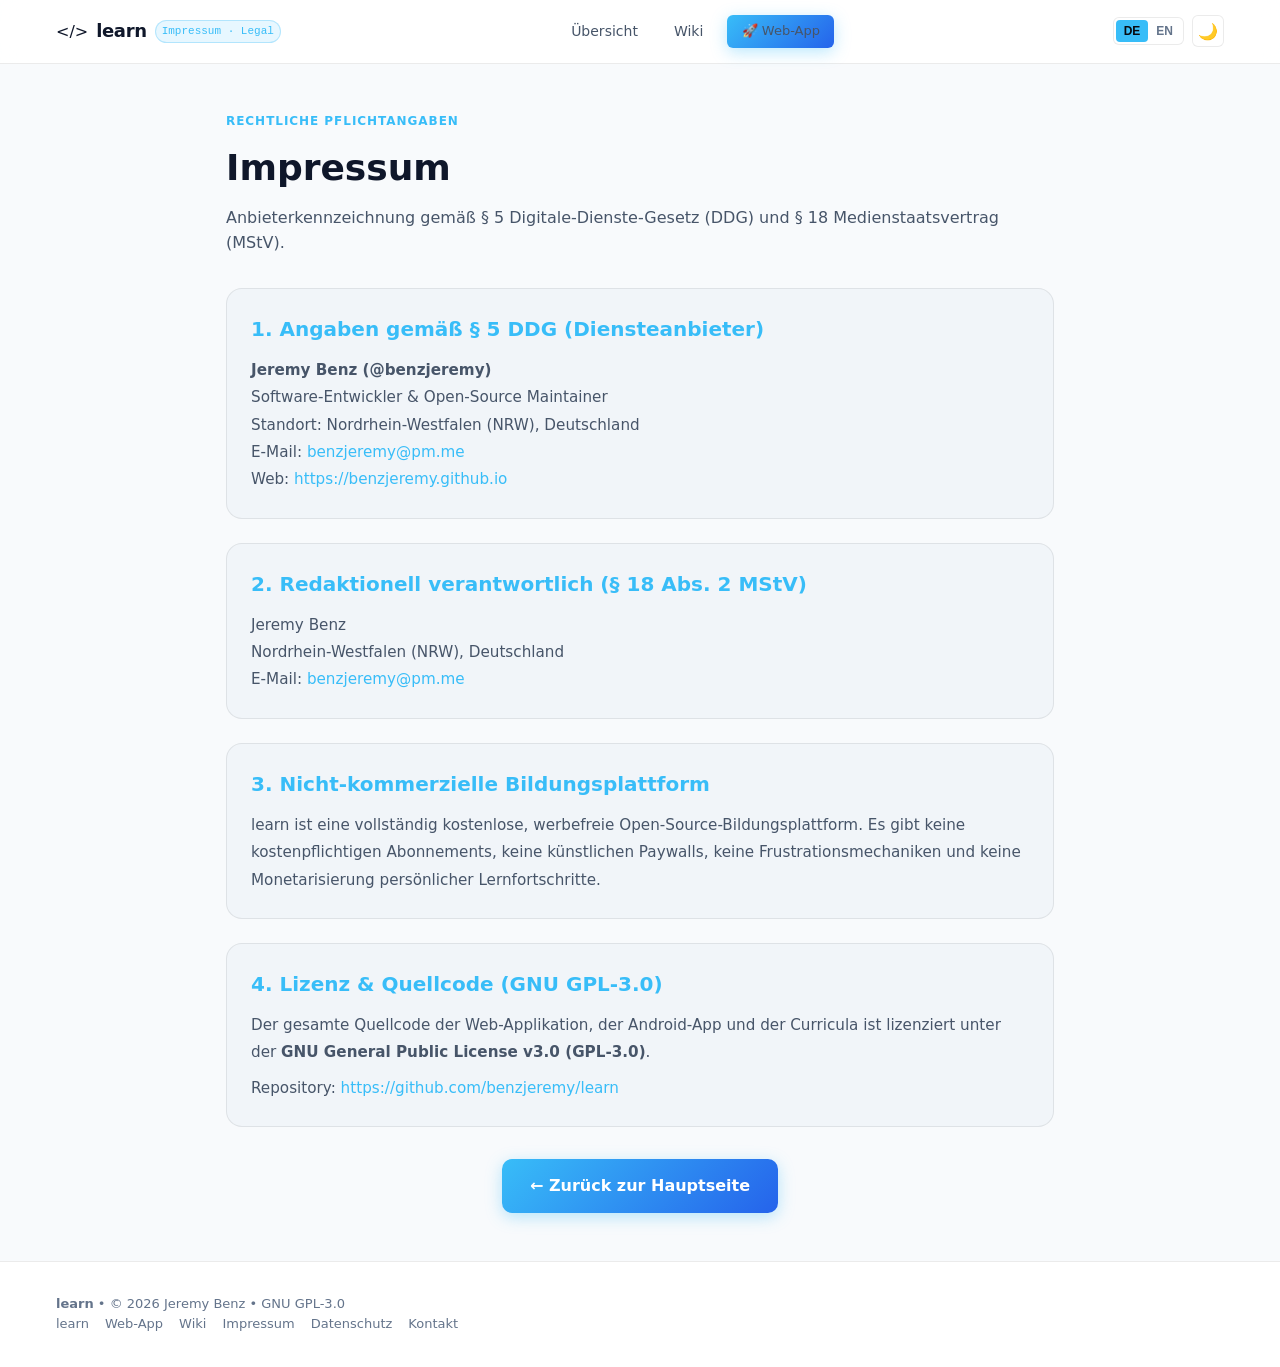
<file: impressum.html>
<!DOCTYPE html>
<html lang="de" data-theme="dark">
<head>
  <meta charset="UTF-8">
  <meta name="viewport" content="width=device-width, initial-scale=1.0">
  <meta http-equiv="Content-Security-Policy" content="default-src 'self'; script-src 'self' 'unsafe-inline'; style-src 'self' 'unsafe-inline'; img-src 'self' data: https:; font-src 'self'; frame-src 'none'; object-src 'none'; base-uri 'self';" />
  <meta http-equiv="X-Content-Type-Options" content="nosniff" />
  <meta name="referrer" content="strict-origin-when-cross-origin" />
  <title>Impressum – learn · Jeremy Benz</title>
  <meta name="description" content="Gesetzliche Anbieterkennzeichnung und rechtliche Pflichtangaben gemäß § 5 DDG und § 18 MStV für die freie Programmier-Lernplattform learn.">
  <link rel="icon" type="image/png" href="assets/icon.png">
  <link rel="stylesheet" href="style.css?v=2.2">
  <script>
    (function() {
      const savedTheme = localStorage.getItem('site_theme');
      if (savedTheme) {
        document.documentElement.setAttribute('data-theme', savedTheme);
      } else if (window.matchMedia && window.matchMedia('(prefers-color-scheme: light)').matches) {
        document.documentElement.setAttribute('data-theme', 'light');
      }
    })();
  </script>
</head>
<body>

  <!-- HEADER -->
  <header class="site-header">
    <div class="container header-container">
      <div class="brand-area">
        <a href="index.html" class="brand-link">
          <span class="brand-badge-code">&lt;/&gt;</span>
          <div class="brand-info">
            <span class="brand-name">learn</span>
            <span class="brand-ver">Impressum · Legal</span>
          </div>
        </a>
      </div>

      <nav class="main-nav">
        <a href="index.html">
          <span class="lang-de">Übersicht</span>
          <span class="lang-en" style="display:none;">Overview</span>
        </a>
        <a href="wiki/">
          <span class="lang-de">Wiki</span>
          <span class="lang-en" style="display:none;">Wiki</span>
        </a>
        <a href="app/" class="btn-primary" style="padding: 0.4rem 0.9rem; font-size: 0.8125rem;">
          <span class="lang-de">🚀 Web-App</span>
          <span class="lang-en" style="display:none;">🚀 Web App</span>
        </a>
      </nav>

      <div class="nav-actions">
        <div class="lang-switch" role="group" aria-label="Sprachauswahl">
          <button type="button" class="lang-btn active" id="btn-lang-de" onclick="setLang('de')">DE</button>
          <button type="button" class="lang-btn" id="btn-lang-en" onclick="setLang('en')">EN</button>
        </div>
        <button type="button" class="theme-btn" id="themeToggle" onclick="toggleTheme()" title="Theme wechseln">🌙</button>
      </div>
    </div>
  </header>

  <main style="padding: 3rem 0;">
    <div class="container" style="max-width: 860px;">
      
      <div style="margin-bottom: 2rem;">
        <p class="section-tag">
          <span class="lang-de">Rechtliche Pflichtangaben</span>
          <span class="lang-en" style="display:none;">Statutory Disclosures</span>
        </p>
        <h1 style="font-size: 2.25rem; font-weight: 800; margin-bottom: 0.5rem;">
          <span class="lang-de">Impressum</span>
          <span class="lang-en" style="display:none;">Legal Notice</span>
        </h1>
        <p style="color: var(--text-secondary); font-size: 1rem;">
          <span class="lang-de">Anbieterkennzeichnung gemäß § 5 Digitale-Dienste-Gesetz (DDG) und § 18 Medienstaatsvertrag (MStV).</span>
          <span class="lang-en" style="display:none;">Provider identification pursuant to § 5 DDG and § 18 MStV (German State Media Treaty).</span>
        </p>
      </div>

      <div style="background: var(--bg-card); border: 1px solid var(--border-subtle); border-radius: var(--radius-lg); padding: 1.5rem; margin-bottom: 1.5rem;">
        <h2 style="font-size: 1.25rem; color: var(--accent-cyan); margin-bottom: 0.75rem;">
          <span class="lang-de">1. Angaben gemäß § 5 DDG (Diensteanbieter)</span>
          <span class="lang-en" style="display:none;">1. Provider Information pursuant to § 5 DDG</span>
        </h2>
        <div style="color: var(--text-secondary); line-height: 1.8; font-size: 0.95rem;">
          <p><strong>Jeremy Benz (@benzjeremy)</strong></p>
          <p><span class="lang-de">Software-Entwickler &amp; Open-Source Maintainer</span><span class="lang-en" style="display:none;">Software Developer &amp; Open-Source Maintainer</span></p>
          <p><span class="lang-de">Standort: Nordrhein-Westfalen (NRW), Deutschland</span><span class="lang-en" style="display:none;">Location: North Rhine-Westphalia (NRW), Germany</span></p>
          <p>E-Mail: <a href="mailto:benzjeremy@pm.me" style="color: var(--accent-cyan);">benzjeremy@pm.me</a></p>
          <p>Web: <a href="https://benzjeremy.github.io" style="color: var(--accent-cyan);">https://benzjeremy.github.io</a></p>
        </div>
      </div>

      <div style="background: var(--bg-card); border: 1px solid var(--border-subtle); border-radius: var(--radius-lg); padding: 1.5rem; margin-bottom: 1.5rem;">
        <h2 style="font-size: 1.25rem; color: var(--accent-cyan); margin-bottom: 0.75rem;">
          <span class="lang-de">2. Redaktionell verantwortlich (§ 18 Abs. 2 MStV)</span>
          <span class="lang-en" style="display:none;">2. Editorial Responsibility (§ 18 (2) MStV)</span>
        </h2>
        <div style="color: var(--text-secondary); line-height: 1.8; font-size: 0.95rem;">
          <p>Jeremy Benz</p>
          <p><span class="lang-de">Nordrhein-Westfalen (NRW), Deutschland</span><span class="lang-en" style="display:none;">North Rhine-Westphalia (NRW), Germany</span></p>
          <p>E-Mail: <a href="mailto:benzjeremy@pm.me" style="color: var(--accent-cyan);">benzjeremy@pm.me</a></p>
        </div>
      </div>

      <div style="background: var(--bg-card); border: 1px solid var(--border-subtle); border-radius: var(--radius-lg); padding: 1.5rem; margin-bottom: 1.5rem;">
        <h2 style="font-size: 1.25rem; color: var(--accent-cyan); margin-bottom: 0.75rem;">
          <span class="lang-de">3. Nicht-kommerzielle Bildungsplattform</span>
          <span class="lang-en" style="display:none;">3. Non-Commercial Educational Mission</span>
        </h2>
        <div style="color: var(--text-secondary); line-height: 1.8; font-size: 0.95rem;">
          <p class="lang-de">learn ist eine vollständig kostenlose, werbefreie Open-Source-Bildungsplattform. Es gibt keine kostenpflichtigen Abonnements, keine künstlichen Paywalls, keine Frustrationsmechaniken und keine Monetarisierung persönlicher Lernfortschritte.</p>
          <p class="lang-en" style="display:none;">learn is a completely free, ad-free open-source educational platform. There are no paid subscriptions, no artificial paywalls, no gating mechanics, and zero monetization of user learning progress.</p>
        </div>
      </div>

      <div style="background: var(--bg-card); border: 1px solid var(--border-subtle); border-radius: var(--radius-lg); padding: 1.5rem; margin-bottom: 1.5rem;">
        <h2 style="font-size: 1.25rem; color: var(--accent-cyan); margin-bottom: 0.75rem;">
          <span class="lang-de">4. Lizenz &amp; Quellcode (GNU GPL-3.0)</span>
          <span class="lang-en" style="display:none;">4. License &amp; Source Code (GNU GPL-3.0)</span>
        </h2>
        <div style="color: var(--text-secondary); line-height: 1.8; font-size: 0.95rem;">
          <p class="lang-de">Der gesamte Quellcode der Web-Applikation, der Android-App und der Curricula ist lizenziert unter der <strong>GNU General Public License v3.0 (GPL-3.0)</strong>.</p>
          <p class="lang-en" style="display:none;">The entire source code of the web cockpit, native Android app, and course curricula is licensed under the <strong>GNU General Public License v3.0 (GPL-3.0)</strong>.</p>
          <p style="margin-top: 0.5rem;">
            Repository: <a href="https://github.com/benzjeremy/learn" target="_blank" rel="noopener noreferrer" style="color: var(--accent-cyan);">https://github.com/benzjeremy/learn</a>
          </p>
        </div>
      </div>

      <div style="text-align: center; margin-top: 2rem;">
        <a href="index.html" class="btn-primary" style="display: inline-block;">
          <span class="lang-de">← Zurück zur Hauptseite</span>
          <span class="lang-en" style="display:none;">← Back to Main Page</span>
        </a>
      </div>

    </div>
  </main>

  <!-- FOOTER -->
  <footer class="site-footer">
    <div class="container footer-inner">
      <div>
        <strong>learn</strong> &bull; © 2026 Jeremy Benz &bull; GNU GPL-3.0
      </div>
      <div class="footer-links">
        <a href="index.html">learn</a>
        <a href="app/">Web-App</a>
        <a href="wiki/">Wiki</a>
        <a href="impressum.html">Impressum</a>
        <a href="datenschutz.html">Datenschutz</a>
        <a href="kontakt.html">Kontakt</a>
      </div>
    </div>
  </footer>

  <script>
    function setLang(lang) {
      const isDe = lang === 'de';
      document.querySelectorAll('.lang-de').forEach(el => el.style.display = isDe ? '' : 'none');
      document.querySelectorAll('.lang-en').forEach(el => el.style.display = isDe ? 'none' : '');
      document.getElementById('btn-lang-de').classList.toggle('active', isDe);
      document.getElementById('btn-lang-en').classList.toggle('active', !isDe);
      try { localStorage.setItem('site_lang', lang); } catch (e) {}
    }

    function toggleTheme() {
      const current = document.documentElement.getAttribute('data-theme') || 'dark';
      const next = current === 'dark' ? 'light' : 'dark';
      document.documentElement.setAttribute('data-theme', next);
      try { localStorage.setItem('site_theme', next); } catch (e) {}
      document.getElementById('themeToggle').textContent = next === 'dark' ? '🌙' : '☀️';
    }

    (function() {
      const savedLang = localStorage.getItem('site_lang') || 'de';
      setLang(savedLang);
      const savedTheme = localStorage.getItem('site_theme') || 'dark';
      document.getElementById('themeToggle').textContent = savedTheme === 'dark' ? '🌙' : '☀️';
    })();
  </script>
</body>
</html>
</file>
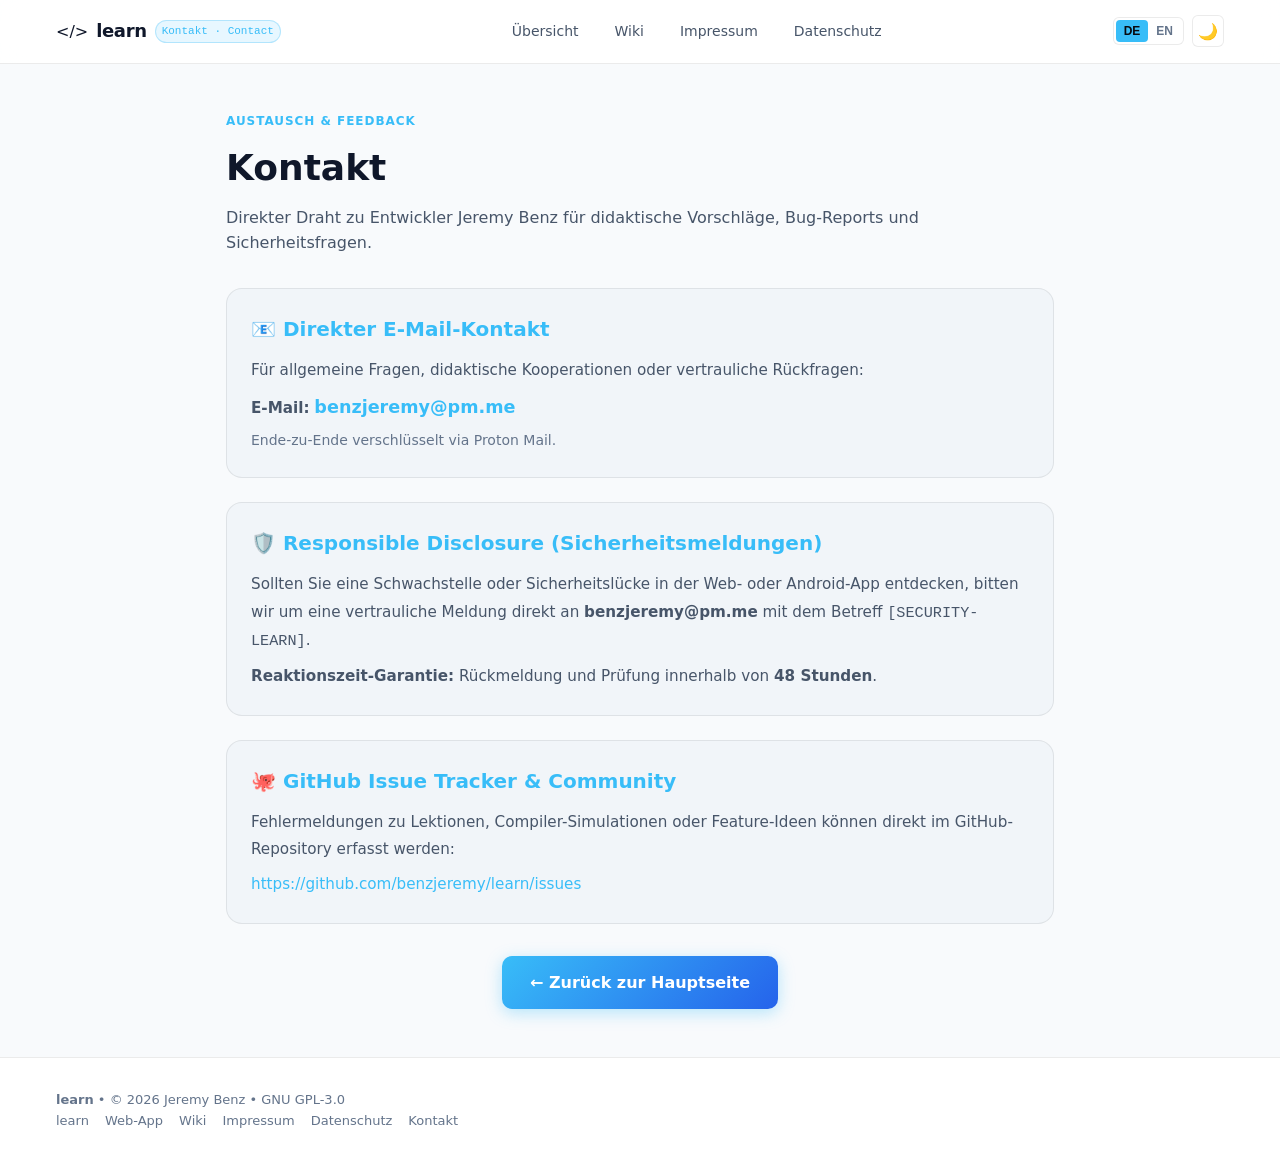
<file: kontakt.html>
<!DOCTYPE html>
<html lang="de" data-theme="dark">
<head>
  <meta charset="UTF-8">
  <meta name="viewport" content="width=device-width, initial-scale=1.0">
  <meta http-equiv="Content-Security-Policy" content="default-src 'self'; script-src 'self' 'unsafe-inline'; style-src 'self' 'unsafe-inline'; img-src 'self' data: https:; font-src 'self'; frame-src 'none'; object-src 'none'; base-uri 'self';" />
  <meta http-equiv="X-Content-Type-Options" content="nosniff" />
  <meta name="referrer" content="strict-origin-when-cross-origin" />
  <title>Kontakt – learn · Jeremy Benz</title>
  <meta name="description" content="Kontakt, Community-Feedback und Sicherheitsmeldungen für die Open-Source Lern-Plattform learn.">
  <link rel="icon" type="image/png" href="assets/icon.png">
  <link rel="stylesheet" href="style.css?v=2.2">
  <script>
    (function() {
      const savedTheme = localStorage.getItem('site_theme');
      if (savedTheme) {
        document.documentElement.setAttribute('data-theme', savedTheme);
      } else if (window.matchMedia && window.matchMedia('(prefers-color-scheme: light)').matches) {
        document.documentElement.setAttribute('data-theme', 'light');
      }
    })();
  </script>
</head>
<body>

  <!-- HEADER -->
  <header class="site-header">
    <div class="container header-container">
      <div class="brand-area">
        <a href="index.html" class="brand-link">
          <span class="brand-badge-code">&lt;/&gt;</span>
          <div class="brand-info">
            <span class="brand-name">learn</span>
            <span class="brand-ver">Kontakt · Contact</span>
          </div>
        </a>
      </div>

      <nav class="main-nav">
        <a href="index.html">
          <span class="lang-de">Übersicht</span>
          <span class="lang-en" style="display:none;">Overview</span>
        </a>
        <a href="wiki/">
          <span class="lang-de">Wiki</span>
          <span class="lang-en" style="display:none;">Wiki</span>
        </a>
        <a href="impressum.html">
          <span class="lang-de">Impressum</span>
          <span class="lang-en" style="display:none;">Legal Notice</span>
        </a>
        <a href="datenschutz.html">
          <span class="lang-de">Datenschutz</span>
          <span class="lang-en" style="display:none;">Privacy</span>
        </a>
      </nav>

      <div class="nav-actions">
        <div class="lang-switch" role="group" aria-label="Sprachauswahl">
          <button type="button" class="lang-btn active" id="btn-lang-de" onclick="setLang('de')">DE</button>
          <button type="button" class="lang-btn" id="btn-lang-en" onclick="setLang('en')">EN</button>
        </div>
        <button type="button" class="theme-btn" id="themeToggle" onclick="toggleTheme()" title="Theme wechseln">🌙</button>
      </div>
    </div>
  </header>

  <main style="padding: 3rem 0;">
    <div class="container" style="max-width: 860px;">
      
      <div style="margin-bottom: 2rem;">
        <p class="section-tag">
          <span class="lang-de">Austausch &amp; Feedback</span>
          <span class="lang-en" style="display:none;">Feedback &amp; Communication</span>
        </p>
        <h1 style="font-size: 2.25rem; font-weight: 800; margin-bottom: 0.5rem;">
          <span class="lang-de">Kontakt</span>
          <span class="lang-en" style="display:none;">Contact</span>
        </h1>
        <p style="color: var(--text-secondary); font-size: 1rem;">
          <span class="lang-de">Direkter Draht zu Entwickler Jeremy Benz für didaktische Vorschläge, Bug-Reports und Sicherheitsfragen.</span>
          <span class="lang-en" style="display:none;">Direct communication channel to maintainer Jeremy Benz for curriculum ideas, bug reports, and security.</span>
        </p>
      </div>

      <div style="background: var(--bg-card); border: 1px solid var(--border-subtle); border-radius: var(--radius-lg); padding: 1.5rem; margin-bottom: 1.5rem;">
        <h2 style="font-size: 1.25rem; color: var(--accent-cyan); margin-bottom: 0.75rem;">
          <span class="lang-de">📧 Direkter E-Mail-Kontakt</span>
          <span class="lang-en" style="display:none;">📧 Direct Email Inquiries</span>
        </h2>
        <div style="color: var(--text-secondary); line-height: 1.8; font-size: 0.95rem;">
          <p class="lang-de">Für allgemeine Fragen, didaktische Kooperationen oder vertrauliche Rückfragen:</p>
          <p class="lang-en" style="display:none;">For general feedback, didactic collaboration, or private inquiries:</p>
          <p style="margin-top: 0.5rem;">
            <strong>E-Mail:</strong> <a href="mailto:benzjeremy@pm.me" style="color: var(--accent-cyan); font-size: 1.1rem; font-weight: 600;">benzjeremy@pm.me</a>
          </p>
          <p style="font-size: 0.875rem; color: var(--text-muted); margin-top: 0.25rem;">
            <span class="lang-de">Ende-zu-Ende verschlüsselt via Proton Mail.</span>
            <span class="lang-en" style="display:none;">End-to-end encrypted via Proton Mail.</span>
          </p>
        </div>
      </div>

      <div style="background: var(--bg-card); border: 1px solid var(--border-subtle); border-radius: var(--radius-lg); padding: 1.5rem; margin-bottom: 1.5rem;">
        <h2 style="font-size: 1.25rem; color: var(--accent-cyan); margin-bottom: 0.75rem;">
          <span class="lang-de">🛡️ Responsible Disclosure (Sicherheitsmeldungen)</span>
          <span class="lang-en" style="display:none;">🛡️ Responsible Disclosure (Security Vulnerabilities)</span>
        </h2>
        <div style="color: var(--text-secondary); line-height: 1.8; font-size: 0.95rem;">
          <p class="lang-de">Sollten Sie eine Schwachstelle oder Sicherheitslücke in der Web- oder Android-App entdecken, bitten wir um eine vertrauliche Meldung direkt an <strong>benzjeremy@pm.me</strong> mit dem Betreff <code>[SECURITY-LEARN]</code>.</p>
          <p class="lang-en" style="display:none;">Should you identify a vulnerability in the web or Android client, please report it confidentially to <strong>benzjeremy@pm.me</strong> with the subject line <code>[SECURITY-LEARN]</code>.</p>
          <p style="margin-top: 0.5rem;">
            <span class="lang-de"><strong>Reaktionszeit-Garantie:</strong> Rückmeldung und Prüfung innerhalb von <strong>48 Stunden</strong>.</span>
            <span class="lang-en" style="display:none;"><strong>Response Guarantee:</strong> Evaluation and confirmation within <strong>48 hours</strong>.</span>
          </p>
        </div>
      </div>

      <div style="background: var(--bg-card); border: 1px solid var(--border-subtle); border-radius: var(--radius-lg); padding: 1.5rem; margin-bottom: 1.5rem;">
        <h2 style="font-size: 1.25rem; color: var(--accent-cyan); margin-bottom: 0.75rem;">
          <span class="lang-de">🐙 GitHub Issue Tracker &amp; Community</span>
          <span class="lang-en" style="display:none;">🐙 GitHub Issue Tracker &amp; Community</span>
        </h2>
        <div style="color: var(--text-secondary); line-height: 1.8; font-size: 0.95rem;">
          <p class="lang-de">Fehlermeldungen zu Lektionen, Compiler-Simulationen oder Feature-Ideen können direkt im GitHub-Repository erfasst werden:</p>
          <p class="lang-en" style="display:none;">Issue reports regarding course content, compiler simulation, or feature suggestions can be filed on GitHub:</p>
          <p style="margin-top: 0.5rem;">
            <a href="https://github.com/benzjeremy/learn/issues" target="_blank" rel="noopener noreferrer" style="color: var(--accent-cyan);">https://github.com/benzjeremy/learn/issues</a>
          </p>
        </div>
      </div>

      <div style="text-align: center; margin-top: 2rem;">
        <a href="index.html" class="btn-primary" style="display: inline-block;">
          <span class="lang-de">← Zurück zur Hauptseite</span>
          <span class="lang-en" style="display:none;">← Back to Main Page</span>
        </a>
      </div>

    </div>
  </main>

  <!-- FOOTER -->
  <footer class="site-footer">
    <div class="container footer-inner">
      <div>
        <strong>learn</strong> &bull; © 2026 Jeremy Benz &bull; GNU GPL-3.0
      </div>
      <div class="footer-links">
        <a href="index.html">learn</a>
        <a href="app/">Web-App</a>
        <a href="wiki/">Wiki</a>
        <a href="impressum.html">Impressum</a>
        <a href="datenschutz.html">Datenschutz</a>
        <a href="kontakt.html">Kontakt</a>
      </div>
    </div>
  </footer>

  <script>
    function setLang(lang) {
      const isDe = lang === 'de';
      document.querySelectorAll('.lang-de').forEach(el => el.style.display = isDe ? '' : 'none');
      document.querySelectorAll('.lang-en').forEach(el => el.style.display = isDe ? 'none' : '');
      document.getElementById('btn-lang-de').classList.toggle('active', isDe);
      document.getElementById('btn-lang-en').classList.toggle('active', !isDe);
      try { localStorage.setItem('site_lang', lang); } catch (e) {}
    }

    function toggleTheme() {
      const current = document.documentElement.getAttribute('data-theme') || 'dark';
      const next = current === 'dark' ? 'light' : 'dark';
      document.documentElement.setAttribute('data-theme', next);
      try { localStorage.setItem('site_theme', next); } catch (e) {}
      document.getElementById('themeToggle').textContent = next === 'dark' ? '🌙' : '☀️';
    }

    (function() {
      const savedLang = localStorage.getItem('site_lang') || 'de';
      setLang(savedLang);
      const savedTheme = localStorage.getItem('site_theme') || 'dark';
      document.getElementById('themeToggle').textContent = savedTheme === 'dark' ? '🌙' : '☀️';
    })();
  </script>
</body>
</html>
</file>
<file: style.css>
/* ==========================================================================
   learn - Cybernetic Dark Design System & Landingpage Tokens
   Strikt nach ISO/IEC 25010, WCAG AAA und Jeremy Benz Ökosystem-Standard
   ========================================================================== */

:root {
  /* Basisschichten (Cybernetic Dark) */
  --bg-page: #080a0f;
  --bg-surface: #0e121b;
  --bg-card: #141a26;
  --bg-card-hover: #1a2232;
  --bg-input: #101420;

  /* Typografische Farben (Kontrast >= 7:1) */
  --text-primary: #f8fafc;
  --text-secondary: #94a3b8;
  --text-muted: #64748b;

  /* Akzentfarben */
  --accent-cyan: #38bdf8;
  --accent-cyan-glow: rgba(56, 189, 248, 0.25);
  --accent-violet: #a855f7;
  --accent-violet-glow: rgba(168, 85, 247, 0.25);
  --accent-emerald: #10b981;
  --accent-amber: #f59e0b;
  --accent-rose: #f43f5e;

  /* Konturen */
  --border-subtle: rgba(255, 255, 255, 0.08);
  --border-strong: rgba(255, 255, 255, 0.16);
  --border-focus: #38bdf8;

  /* 8-Punkt-Raster & Spacing */
  --space-1: 4px;
  --space-2: 8px;
  --space-3: 12px;
  --space-4: 16px;
  --space-6: 24px;
  --space-8: 32px;
  --space-12: 48px;
  --space-16: 64px;
  --space-24: 96px;

  /* Typografie */
  --font-sans: -apple-system, BlinkMacSystemFont, "Segoe UI", Roboto, system-ui, sans-serif;
  --font-mono: ui-monospace, SFMono-Regular, "SF Mono", Menlo, Consolas, monospace;

  /* Schatten & Radien */
  --radius-sm: 6px;
  --radius-md: 10px;
  --radius-lg: 16px;
  --radius-full: 9999px;
  --shadow-card: 0 4px 20px rgba(0, 0, 0, 0.4);
  --shadow-glow: 0 0 24px var(--accent-cyan-glow);

  --header-bg: rgba(14, 18, 27, 0.85);
}

/* Light Theme Anpassung */
[data-theme="light"] {
  --bg-page: #f8fafc;
  --bg-surface: #ffffff;
  --bg-card: #f1f5f9;
  --bg-card-hover: #e2e8f0;
  --bg-input: #ffffff;
  --text-primary: #0f172a;
  --text-secondary: #475569;
  --text-muted: #64748b;
  --border-subtle: rgba(0, 0, 0, 0.08);
  --border-strong: rgba(0, 0, 0, 0.16);
  --header-bg: rgba(255, 255, 255, 0.88);
  --shadow-card: 0 4px 20px rgba(0, 0, 0, 0.06);
}

/* Global Reset */
*, *::before, *::after {
  box-sizing: border-box;
  margin: 0;
  padding: 0;
}

html {
  scroll-behavior: smooth;
  font-size: 16px;
}

body {
  background-color: var(--bg-page);
  color: var(--text-primary);
  font-family: var(--font-sans);
  line-height: 1.6;
  min-height: 100vh;
  display: flex;
  flex-direction: column;
  overflow-x: hidden;
  transition: background-color 0.25s ease, color 0.25s ease;
}

a {
  color: inherit;
  text-decoration: none;
}

/* Container */
.container {
  width: 100%;
  max-width: 1200px;
  margin: 0 auto;
  padding: 0 var(--space-4);
}

/* ==========================================================================
   Header & Navigation
   ========================================================================== */
.site-header {
  position: sticky;
  top: 0;
  z-index: 100;
  background: var(--header-bg);
  backdrop-filter: blur(12px);
  -webkit-backdrop-filter: blur(12px);
  border-bottom: 1px solid var(--border-subtle);
  height: 64px;
  display: flex;
  align-items: center;
}

.header-container {
  display: flex;
  align-items: center;
  justify-content: space-between;
  width: 100%;
}

.brand-area {
  display: flex;
  align-items: center;
  gap: var(--space-3);
}

.ecosystem-back {
  display: inline-flex;
  align-items: center;
  font-size: 0.8125rem;
  color: var(--text-muted);
  padding: var(--space-1) var(--space-2);
  border-radius: var(--radius-sm);
  transition: color 0.15s, background-color 0.15s;
}

.ecosystem-back:hover {
  color: var(--accent-cyan);
  background-color: rgba(56, 189, 248, 0.1);
}

.brand-link {
  display: flex;
  align-items: center;
  gap: var(--space-2);
}

.brand-logo {
  width: 34px;
  height: 34px;
  border-radius: var(--radius-md);
  object-fit: cover;
  box-shadow: 0 0 10px var(--accent-cyan-glow);
}

.brand-info {
  display: flex;
  align-items: center;
  gap: var(--space-2);
}

.brand-name {
  font-weight: 700;
  font-size: 1.125rem;
  letter-spacing: -0.02em;
}

.brand-ver {
  font-size: 0.6875rem;
  font-family: var(--font-mono);
  background: rgba(56, 189, 248, 0.12);
  color: var(--accent-cyan);
  border: 1px solid rgba(56, 189, 248, 0.3);
  padding: 2px 6px;
  border-radius: var(--radius-full);
}

.main-nav {
  display: flex;
  align-items: center;
  gap: var(--space-3);
}

.main-nav a {
  font-size: 0.875rem;
  color: var(--text-secondary);
  font-weight: 500;
  padding: var(--space-2) var(--space-3);
  border-radius: var(--radius-sm);
  transition: color 0.15s, background-color 0.15s;
}

.main-nav a:hover {
  color: var(--text-primary);
  background: var(--bg-card);
}

.nav-actions {
  display: flex;
  align-items: center;
  gap: var(--space-2);
}

.lang-switch {
  display: inline-flex;
  background: var(--bg-surface);
  border: 1px solid var(--border-subtle);
  border-radius: var(--radius-sm);
  padding: 2px;
}

.lang-btn {
  background: transparent;
  border: none;
  color: var(--text-muted);
  font-size: 0.75rem;
  font-weight: 600;
  padding: 4px 8px;
  border-radius: 4px;
  cursor: pointer;
  transition: all 0.15s;
}

.lang-btn.active {
  background: var(--accent-cyan);
  color: #080a0f;
}

.theme-btn {
  background: var(--bg-surface);
  border: 1px solid var(--border-subtle);
  color: var(--text-primary);
  width: 32px;
  height: 32px;
  border-radius: var(--radius-sm);
  display: inline-flex;
  align-items: center;
  justify-content: center;
  cursor: pointer;
  font-size: 1rem;
  transition: all 0.15s;
}

.theme-btn:hover {
  border-color: var(--accent-cyan);
}

/* ==========================================================================
   Hero Section
   ========================================================================== */
.hero-section {
  position: relative;
  padding: var(--space-16) 0 var(--space-12);
  text-align: center;
  overflow: hidden;
}

.hero-glow {
  position: absolute;
  top: -120px;
  left: 50%;
  transform: translateX(-50%);
  width: 700px;
  height: 350px;
  background: radial-gradient(ellipse at center, rgba(56, 189, 248, 0.15), rgba(168, 85, 247, 0.08) 60%, transparent 80%);
  filter: blur(60px);
  pointer-events: none;
  z-index: 0;
}

.hero-container {
  position: relative;
  z-index: 1;
  max-width: 860px;
  margin: 0 auto;
}

.hero-badges {
  display: flex;
  flex-wrap: wrap;
  justify-content: center;
  gap: var(--space-2);
  margin-bottom: var(--space-6);
}

.hero-badge {
  display: inline-flex;
  align-items: center;
  font-size: 0.75rem;
  font-weight: 600;
  padding: 4px 10px;
  border-radius: var(--radius-full);
  border: 1px solid var(--border-subtle);
  background: var(--bg-surface);
  color: var(--text-secondary);
}

.badge-cyan {
  border-color: rgba(56, 189, 248, 0.35);
  color: var(--accent-cyan);
  background: rgba(56, 189, 248, 0.08);
}

.badge-violet {
  border-color: rgba(168, 85, 247, 0.35);
  color: var(--accent-violet);
  background: rgba(168, 85, 247, 0.08);
}

.hero-title {
  font-size: clamp(2rem, 5vw, 3.25rem);
  font-weight: 800;
  line-height: 1.18;
  letter-spacing: -0.03em;
  margin-bottom: var(--space-4);
}

.gradient-text {
  background: linear-gradient(135deg, var(--accent-cyan) 0%, var(--accent-violet) 100%);
  -webkit-background-clip: text;
  -webkit-text-fill-color: transparent;
}

.hero-subtitle {
  font-size: 1.125rem;
  color: var(--text-secondary);
  line-height: 1.65;
  margin-bottom: var(--space-8);
  max-width: 720px;
  margin-left: auto;
  margin-right: auto;
}

/* Call to Action Buttons */
.hero-cta-group {
  display: flex;
  flex-wrap: wrap;
  align-items: center;
  justify-content: center;
  gap: var(--space-3);
  margin-bottom: var(--space-8);
}

.btn-primary {
  display: inline-flex;
  align-items: center;
  justify-content: center;
  gap: var(--space-2);
  background: linear-gradient(135deg, var(--accent-cyan) 0%, #2563eb 100%);
  color: #ffffff;
  font-weight: 600;
  font-size: 1rem;
  padding: 14px 28px;
  border-radius: var(--radius-md);
  border: none;
  cursor: pointer;
  box-shadow: 0 4px 16px rgba(56, 189, 248, 0.35);
  transition: transform 0.15s ease, box-shadow 0.15s ease;
}

.btn-primary:hover {
  transform: translateY(-2px);
  box-shadow: 0 6px 24px rgba(56, 189, 248, 0.5);
}

.btn-secondary {
  display: inline-flex;
  align-items: center;
  justify-content: center;
  gap: var(--space-2);
  background: var(--bg-surface);
  color: var(--text-primary);
  font-weight: 600;
  font-size: 1rem;
  padding: 14px 24px;
  border-radius: var(--radius-md);
  border: 1px solid var(--border-strong);
  cursor: pointer;
  transition: all 0.15s ease;
}

.btn-secondary:hover {
  background: var(--bg-card);
  border-color: var(--accent-cyan);
}

/* Quick Command */
.hero-quick-cmd {
  display: inline-flex;
  align-items: center;
  gap: var(--space-3);
  background: var(--bg-surface);
  border: 1px solid var(--border-subtle);
  border-radius: var(--radius-md);
  padding: var(--space-2) var(--space-4);
  font-family: var(--font-mono);
  font-size: 0.8125rem;
  color: var(--text-secondary);
  box-shadow: var(--shadow-card);
}

.hero-quick-cmd code {
  color: var(--accent-cyan);
}

.copy-btn {
  background: transparent;
  border: none;
  color: var(--text-muted);
  cursor: pointer;
  padding: 4px;
  font-size: 0.875rem;
  transition: color 0.15s;
}

.copy-btn:hover {
  color: var(--text-primary);
}

/* ==========================================================================
   Feature Grid Section
   ========================================================================== */
.features-section {
  padding: var(--space-12) 0;
  border-top: 1px solid var(--border-subtle);
}

.section-header {
  text-align: center;
  max-width: 650px;
  margin: 0 auto var(--space-8);
}

.section-tag {
  font-size: 0.75rem;
  font-weight: 700;
  text-transform: uppercase;
  letter-spacing: 0.08em;
  color: var(--accent-cyan);
  margin-bottom: var(--space-2);
}

.section-title {
  font-size: clamp(1.5rem, 3.5vw, 2.25rem);
  font-weight: 800;
  letter-spacing: -0.02em;
  margin-bottom: var(--space-3);
}

.section-subtitle {
  color: var(--text-secondary);
  font-size: 1rem;
}

.feature-grid {
  display: grid;
  grid-template-columns: repeat(auto-fit, minmax(320px, 1fr));
  gap: var(--space-6);
}

.feature-card {
  background: var(--bg-surface);
  border: 1px solid var(--border-subtle);
  border-radius: var(--radius-lg);
  padding: var(--space-6);
  display: flex;
  flex-direction: column;
  transition: transform 0.2s ease, border-color 0.2s ease, box-shadow 0.2s ease;
}

.feature-card:hover {
  transform: translateY(-3px);
  border-color: var(--border-strong);
  box-shadow: 0 12px 30px rgba(0, 0, 0, 0.4);
}

.f-card-icon {
  width: 48px;
  height: 48px;
  border-radius: var(--radius-md);
  display: flex;
  align-items: center;
  justify-content: center;
  font-size: 1.5rem;
  margin-bottom: var(--space-4);
}

.f-card-icon.cyan { background: rgba(56, 189, 248, 0.12); color: var(--accent-cyan); }
.f-card-icon.violet { background: rgba(168, 85, 247, 0.12); color: var(--accent-violet); }
.f-card-icon.emerald { background: rgba(16, 185, 129, 0.12); color: var(--accent-emerald); }
.f-card-icon.amber { background: rgba(245, 158, 11, 0.12); color: var(--accent-amber); }
.f-card-icon.rose { background: rgba(244, 63, 94, 0.12); color: var(--accent-rose); }

.feature-card h3 {
  font-size: 1.125rem;
  font-weight: 700;
  margin-bottom: var(--space-2);
}

.feature-card p {
  font-size: 0.9375rem;
  color: var(--text-secondary);
  line-height: 1.6;
}

/* ==========================================================================
   Downloads & Installation Grid
   ========================================================================== */
.download-section {
  padding: var(--space-12) 0;
  border-top: 1px solid var(--border-subtle);
  background: var(--bg-surface);
}

.download-grid {
  display: grid;
  grid-template-columns: repeat(auto-fit, minmax(280px, 1fr));
  gap: var(--space-6);
}

.download-card {
  background: var(--bg-card);
  border: 1px solid var(--border-subtle);
  border-radius: var(--radius-lg);
  padding: var(--space-6);
  display: flex;
  flex-direction: column;
  gap: var(--space-4);
}

.download-card h3 {
  display: flex;
  align-items: center;
  gap: var(--space-2);
  font-size: 1.125rem;
}

.download-card p {
  font-size: 0.875rem;
  color: var(--text-secondary);
}

.btn-card {
  display: inline-flex;
  align-items: center;
  justify-content: center;
  gap: var(--space-2);
  background: var(--bg-surface);
  border: 1px solid var(--border-strong);
  color: var(--text-primary);
  padding: 10px 16px;
  border-radius: var(--radius-md);
  font-size: 0.875rem;
  font-weight: 600;
  transition: all 0.15s;
}

.btn-card:hover {
  border-color: var(--accent-cyan);
  background: var(--bg-card-hover);
}

.btn-card.highlight {
  background: var(--accent-cyan);
  color: #080a0f;
  border-color: var(--accent-cyan);
}

.btn-card.highlight:hover {
  box-shadow: 0 4px 16px var(--accent-cyan-glow);
}

/* ==========================================================================
   About & Contributors Section
   ========================================================================== */
.about-section {
  padding: var(--space-12) 0;
  border-top: 1px solid var(--border-subtle);
}

.about-layout-grid {
  display: grid;
  grid-template-columns: 1fr 1fr;
  gap: var(--space-6);
}

@media (max-width: 768px) {
  .about-layout-grid { grid-template-columns: 1fr; }
  .main-nav { display: none; }
}

.about-box {
  background: var(--bg-surface);
  border: 1px solid var(--border-subtle);
  border-radius: var(--radius-lg);
  padding: var(--space-6);
}

.about-box h3 {
  font-size: 1.125rem;
  margin-bottom: var(--space-3);
}

.author-chip {
  display: inline-flex;
  align-items: center;
  gap: var(--space-2);
  padding: 6px 12px;
  background: var(--bg-card);
  border: 1px solid var(--border-subtle);
  border-radius: var(--radius-full);
  margin-right: var(--space-2);
  margin-bottom: var(--space-2);
  font-size: 0.8125rem;
}

.author-avatar {
  width: 24px;
  height: 24px;
  border-radius: var(--radius-full);
  background: var(--accent-cyan);
  color: #080a0f;
  font-weight: 700;
  display: flex;
  align-items: center;
  justify-content: center;
  font-size: 0.6875rem;
}

/* ==========================================================================
   Footer
   ========================================================================== */
.site-footer {
  margin-top: auto;
  border-top: 1px solid var(--border-subtle);
  background: var(--bg-surface);
  padding: var(--space-8) 0;
  font-size: 0.8125rem;
  color: var(--text-muted);
}

.footer-content {
  display: flex;
  flex-wrap: wrap;
  justify-content: space-between;
  align-items: center;
  gap: var(--space-4);
}

.footer-links {
  display: flex;
  flex-wrap: wrap;
  gap: var(--space-4);
}

.footer-links a:hover {
  color: var(--accent-cyan);
}
</file>
<file: app/style.css>
/* ==========================================================================
   learn Web Cockpit — Authentic Engineering Design System
   Entwickelt für Jeremy Benz (@benzjeremy) | GPL-3.0
   Strikt nach ISO/IEC 25010, WCAG AAA und Human-Centered UX
   ========================================================================== */

/* Light Mode (Standard) */
:root {
  --bg-page: #f6f8fa;
  --bg-surface: #ffffff;
  --bg-card: #ffffff;
  --bg-card-hover: #f3f4f6;
  --bg-subtle: #f6f8fa;
  --bg-input: #ffffff;
  --header-bg: rgba(255, 255, 255, 0.92);

  --border-subtle: #d0d7de;
  --border-strong: #afb8c1;
  --border-focus: #0969da;

  --text-primary: #1f2328;
  --text-secondary: #57606a;
  --text-muted: #6e7781;

  --accent-primary: #0969da;
  --accent-primary-hover: #0550ae;
  --accent-primary-bg: #ddf4ff;
  --accent-primary-border: #54aeff;

  --accent-cyan: #0969da;
  --accent-cyan-glow: rgba(9, 105, 218, 0.12);

  --accent-emerald: #1a7f37;
  --accent-emerald-bg: #dafbe1;
  --accent-emerald-border: #4ac26b;

  --accent-amber: #9a6700;
  --accent-amber-bg: #fff8c5;
  --accent-amber-border: #d4a72c;

  --accent-rose: #cf222e;
  --accent-rose-bg: #ffebe9;
  --accent-rose-border: #ff8182;

  --accent-violet: #8250df;
  --accent-violet-bg: #fbefff;
  --accent-violet-border: #d2a8ff;

  --code-bg: #24292f;
  --code-text: #f0f6fc;
  --code-border: #30363d;

  --card-shadow: 0 1px 3px rgba(31, 35, 40, 0.08), 0 1px 2px rgba(31, 35, 40, 0.04);
  --card-shadow-hover: 0 6px 18px rgba(31, 35, 40, 0.1);
  --modal-shadow: 0 12px 36px rgba(31, 35, 40, 0.16);

  --font-sans: -apple-system, BlinkMacSystemFont, "Segoe UI", Roboto, "Helvetica Neue", Arial, sans-serif;
  --font-mono: ui-monospace, SFMono-Regular, "SF Mono", Menlo, Consolas, "Liberation Mono", monospace;

  --radius-xs: 4px;
  --radius-sm: 6px;
  --radius-md: 8px;
  --radius-lg: 12px;
  --radius-full: 9999px;

  --space-1: 4px;
  --space-2: 8px;
  --space-3: 12px;
  --space-4: 16px;
  --space-6: 24px;
  --space-8: 32px;
}

/* Dark Mode */
[data-theme="dark"] {
  --bg-page: #0d1117;
  --bg-surface: #161b22;
  --bg-card: #161b22;
  --bg-card-hover: #21262d;
  --bg-subtle: #161b22;
  --bg-input: #0d1117;
  --header-bg: rgba(22, 27, 34, 0.92);

  --border-subtle: #30363d;
  --border-strong: #484f58;
  --border-focus: #58a6ff;

  --text-primary: #f0f6fc;
  --text-secondary: #8b949e;
  --text-muted: #6e7681;

  --accent-primary: #58a6ff;
  --accent-primary-hover: #79b8ff;
  --accent-primary-bg: rgba(56, 139, 253, 0.15);
  --accent-primary-border: rgba(56, 139, 253, 0.4);

  --accent-cyan: #58a6ff;
  --accent-cyan-glow: rgba(88, 166, 255, 0.15);

  --accent-emerald: #3fb950;
  --accent-emerald-bg: rgba(46, 160, 67, 0.15);
  --accent-emerald-border: rgba(46, 160, 67, 0.4);

  --accent-amber: #d29922;
  --accent-amber-bg: rgba(187, 128, 9, 0.15);
  --accent-amber-border: rgba(187, 128, 9, 0.4);

  --accent-rose: #f85149;
  --accent-rose-bg: rgba(248, 81, 73, 0.15);
  --accent-rose-border: rgba(248, 81, 73, 0.4);

  --accent-violet: #a371f7;
  --accent-violet-bg: rgba(163, 113, 247, 0.15);
  --accent-violet-border: rgba(163, 113, 247, 0.4);

  --code-bg: #090d13;
  --code-text: #f0f6fc;
  --code-border: #30363d;

  --card-shadow: 0 1px 3px rgba(0, 0, 0, 0.4);
  --card-shadow-hover: 0 6px 20px rgba(0, 0, 0, 0.6);
  --modal-shadow: 0 16px 48px rgba(0, 0, 0, 0.75);
}

/* ==========================================================================
   Base & Reset
   ========================================================================== */
*, *::before, *::after {
  box-sizing: border-box;
  margin: 0;
  padding: 0;
}

body {
  background-color: var(--bg-page);
  color: var(--text-primary);
  font-family: var(--font-sans);
  line-height: 1.5;
  min-height: 100vh;
  display: flex;
  flex-direction: column;
  overflow-x: hidden;
  transition: background-color 0.2s ease, color 0.2s ease;
  -webkit-font-smoothing: antialiased;
  -moz-osx-font-smoothing: grayscale;
}

/* ==========================================================================
   App Header
   ========================================================================== */
.app-header {
  position: sticky;
  top: 0;
  z-index: 90;
  background: var(--header-bg);
  backdrop-filter: blur(12px);
  -webkit-backdrop-filter: blur(12px);
  border-bottom: 1px solid var(--border-subtle);
  height: 56px;
  display: flex;
  align-items: center;
  padding: 0 16px;
}

.header-inner {
  width: 100%;
  max-width: 1280px;
  margin: 0 auto;
  display: flex;
  align-items: center;
  justify-content: space-between;
  gap: 12px;
}

.brand-section {
  display: flex;
  align-items: center;
  gap: 10px;
}

.back-link {
  font-size: 0.8125rem;
  font-weight: 500;
  color: var(--text-secondary);
  display: inline-flex;
  align-items: center;
  gap: 4px;
  padding: 4px 8px;
  border-radius: var(--radius-sm);
  text-decoration: none;
  transition: background-color 0.15s, color 0.15s;
}

.back-link:hover {
  color: var(--accent-primary);
  background: var(--accent-primary-bg);
}

.app-brand {
  display: flex;
  align-items: center;
  gap: 8px;
  text-decoration: none;
  color: inherit;
  font-weight: 700;
  font-size: 1rem;
}

.app-logo {
  width: 26px;
  height: 26px;
  border-radius: var(--radius-sm);
  object-fit: contain;
}

.app-title {
  letter-spacing: -0.01em;
}

/* Stats Bar */
.stats-bar {
  display: flex;
  align-items: center;
  gap: 8px;
}

.stat-pill {
  display: inline-flex;
  align-items: center;
  gap: 5px;
  background: var(--bg-surface);
  border: 1px solid var(--border-subtle);
  border-radius: var(--radius-full);
  padding: 3px 10px;
  font-size: 0.8125rem;
  font-weight: 600;
  box-shadow: var(--card-shadow);
}

.stat-icon {
  font-size: 0.875rem;
}

/* Header Controls */
.app-controls {
  display: flex;
  align-items: center;
  gap: 8px;
}

.btn-icon {
  background: var(--bg-surface);
  border: 1px solid var(--border-subtle);
  color: var(--text-primary);
  width: 32px;
  height: 32px;
  border-radius: var(--radius-sm);
  display: inline-flex;
  align-items: center;
  justify-content: center;
  cursor: pointer;
  font-size: 0.9375rem;
  transition: all 0.15s;
}

.btn-icon:hover {
  background: var(--bg-card-hover);
  border-color: var(--border-strong);
}

.lang-switch {
  display: inline-flex;
  background: var(--bg-surface);
  border: 1px solid var(--border-subtle);
  border-radius: var(--radius-sm);
  padding: 2px;
}

.lang-btn {
  background: transparent;
  border: none;
  color: var(--text-muted);
  font-size: 0.75rem;
  font-weight: 600;
  padding: 3px 7px;
  border-radius: 3px;
  cursor: pointer;
  transition: all 0.15s;
}

.lang-btn.active {
  background: var(--accent-primary);
  color: #ffffff;
}

/* ==========================================================================
   Main Layout: Sidebar & Content Stage
   ========================================================================== */
.app-layout {
  flex: 1;
  display: flex;
  width: 100%;
  max-width: 1280px;
  margin: 0 auto;
  padding: 24px 16px;
  gap: 24px;
}

@media (max-width: 860px) {
  .app-layout {
    flex-direction: column;
  }
}

/* Course Sidebar */
.course-sidebar {
  width: 300px;
  flex-shrink: 0;
  display: flex;
  flex-direction: column;
  gap: 12px;
}

@media (max-width: 860px) {
  .course-sidebar {
    width: 100%;
  }
}

.sidebar-title {
  font-size: 0.6875rem;
  font-weight: 700;
  text-transform: uppercase;
  letter-spacing: 0.08em;
  color: var(--text-muted);
  padding: 0 4px;
}

.course-list {
  display: flex;
  flex-direction: column;
  gap: 6px;
}

.course-card-btn {
  background: var(--bg-surface);
  border: 1px solid var(--border-subtle);
  border-radius: var(--radius-md);
  padding: 10px 12px;
  text-align: left;
  cursor: pointer;
  display: flex;
  align-items: center;
  gap: 12px;
  transition: all 0.15s ease;
  color: inherit;
  width: 100%;
  box-shadow: var(--card-shadow);
  position: relative;
}

.course-card-btn:hover {
  background: var(--bg-card-hover);
  border-color: var(--border-strong);
}

.course-card-btn.active {
  background: var(--bg-surface);
  border-color: var(--accent-primary);
  box-shadow: 0 0 0 1px var(--accent-primary), var(--card-shadow);
}

.course-card-btn.active::before {
  content: "";
  position: absolute;
  left: 0;
  top: 8px;
  bottom: 8px;
  width: 3px;
  background: var(--accent-primary);
  border-radius: 0 var(--radius-xs) var(--radius-xs) 0;
}

.c-card-icon {
  width: 36px;
  height: 36px;
  border-radius: var(--radius-sm);
  background: var(--bg-subtle);
  border: 1px solid var(--border-subtle);
  display: flex;
  align-items: center;
  justify-content: center;
  font-size: 1.25rem;
  flex-shrink: 0;
}

.course-card-btn.active .c-card-icon {
  background: var(--accent-primary-bg);
  border-color: var(--accent-primary-border);
}

.c-card-info {
  flex: 1;
  min-width: 0;
}

.c-card-title {
  font-weight: 600;
  font-size: 0.875rem;
  color: var(--text-primary);
  margin-bottom: 2px;
  white-space: nowrap;
  overflow: hidden;
  text-overflow: ellipsis;
}

.c-card-badge {
  display: inline-block;
  font-size: 0.6875rem;
  font-weight: 600;
  color: var(--accent-primary);
  background: var(--accent-primary-bg);
  padding: 1px 6px;
  border-radius: var(--radius-full);
  margin-bottom: 2px;
}

.c-card-desc {
  font-size: 0.75rem;
  color: var(--text-muted);
  white-space: nowrap;
  overflow: hidden;
  text-overflow: ellipsis;
}

/* ==========================================================================
   Content Stage
   ========================================================================== */
.content-stage {
  flex: 1;
  min-width: 0;
  display: flex;
  flex-direction: column;
  gap: 20px;
}

.stage-header {
  background: var(--bg-surface);
  border: 1px solid var(--border-subtle);
  border-radius: var(--radius-lg);
  padding: 20px 24px;
  box-shadow: var(--card-shadow);
  display: flex;
  flex-direction: column;
  gap: 6px;
}

.stage-badge {
  display: inline-flex;
  align-items: center;
  align-self: flex-start;
  font-size: 0.6875rem;
  font-weight: 700;
  color: var(--accent-primary);
  background: var(--accent-primary-bg);
  padding: 2px 8px;
  border-radius: var(--radius-full);
  text-transform: uppercase;
  letter-spacing: 0.05em;
}

.stage-title {
  font-size: 1.5rem;
  font-weight: 700;
  color: var(--text-primary);
  letter-spacing: -0.02em;
}

.stage-desc {
  color: var(--text-secondary);
  font-size: 0.9375rem;
  line-height: 1.5;
}

/* ==========================================================================
   Chapter Grid & Cards
   ========================================================================== */
.chapter-grid {
  display: grid;
  grid-template-columns: repeat(auto-fill, minmax(280px, 1fr));
  gap: 16px;
}

.chapter-card {
  background: var(--bg-surface);
  border: 1px solid var(--border-subtle);
  border-radius: var(--radius-lg);
  padding: 16px 18px;
  display: flex;
  flex-direction: column;
  justify-content: space-between;
  gap: 14px;
  box-shadow: var(--card-shadow);
  transition: transform 0.15s ease, border-color 0.15s ease, box-shadow 0.15s ease;
  min-height: 160px;
}

.chapter-card:hover {
  transform: translateY(-2px);
  border-color: var(--border-strong);
  box-shadow: var(--card-shadow-hover);
}

.chapter-card.exam-card {
  border: 1px solid var(--accent-amber-border);
  background: var(--bg-surface);
}

.chapter-card-header {
  display: flex;
  align-items: center;
  justify-content: space-between;
  gap: 8px;
}

.chapter-number {
  font-size: 0.75rem;
  font-family: var(--font-mono);
  font-weight: 700;
  color: var(--accent-primary);
}

.chapter-card.exam-card .chapter-number {
  color: var(--accent-amber);
}

.chapter-level-pill {
  font-size: 0.6875rem;
  font-weight: 600;
  padding: 2px 7px;
  border-radius: var(--radius-full);
  background: var(--bg-subtle);
  color: var(--text-muted);
  border: 1px solid var(--border-subtle);
}

.chapter-level-pill.pill-exam {
  background: var(--accent-amber-bg);
  color: var(--accent-amber);
  border-color: var(--accent-amber-border);
}

.chapter-title {
  font-size: 1rem;
  font-weight: 600;
  color: var(--text-primary);
  line-height: 1.4;
}

.chapter-meta {
  display: flex;
  align-items: center;
  gap: 6px;
  font-size: 0.8125rem;
  color: var(--text-muted);
}

.completed-check {
  color: var(--accent-emerald);
  font-weight: 600;
}

.chapter-exam-score-pill {
  background: var(--accent-emerald-bg);
  color: var(--accent-emerald);
  border: 1px solid var(--accent-emerald-border);
  border-radius: var(--radius-sm);
  padding: 4px 8px;
  font-size: 0.8125rem;
  font-weight: 600;
  text-align: center;
}

.btn-card {
  display: inline-flex;
  align-items: center;
  justify-content: center;
  gap: 6px;
  background: var(--bg-page);
  border: 1px solid var(--border-subtle);
  color: var(--text-primary);
  font-size: 0.8125rem;
  font-weight: 600;
  padding: 7px 12px;
  border-radius: var(--radius-sm);
  cursor: pointer;
  text-decoration: none;
  transition: all 0.15s ease;
  width: 100%;
}

.btn-card:hover {
  background: var(--bg-card-hover);
  border-color: var(--border-strong);
}

.btn-card.highlight {
  background: var(--accent-primary);
  border-color: var(--accent-primary);
  color: #ffffff;
}

.btn-card.highlight:hover {
  background: var(--accent-primary-hover);
  border-color: var(--accent-primary-hover);
}

.chapter-card.exam-card .btn-card.highlight {
  background: var(--accent-amber);
  border-color: var(--accent-amber);
  color: #ffffff;
}

/* ==========================================================================
   Active Lesson / Quiz Runner Player
   ========================================================================== */
.lesson-player {
  background: var(--bg-surface);
  border: 1px solid var(--border-subtle);
  border-radius: var(--radius-lg);
  padding: 24px;
  display: flex;
  flex-direction: column;
  gap: 20px;
  box-shadow: var(--card-shadow);
}

.player-header {
  display: flex;
  align-items: center;
  justify-content: space-between;
  gap: 16px;
  border-bottom: 1px solid var(--border-subtle);
  padding-bottom: 16px;
}

.player-close-btn {
  background: transparent;
  border: 1px solid var(--border-subtle);
  color: var(--text-muted);
  cursor: pointer;
  font-size: 0.9375rem;
  width: 30px;
  height: 30px;
  display: inline-flex;
  align-items: center;
  justify-content: center;
  border-radius: var(--radius-sm);
  transition: all 0.15s;
}

.player-close-btn:hover {
  color: var(--text-primary);
  background: var(--bg-card-hover);
  border-color: var(--border-strong);
}

.progress-container {
  flex: 1;
  height: 6px;
  background: var(--bg-page);
  border-radius: var(--radius-full);
  overflow: hidden;
  border: 1px solid var(--border-subtle);
}

.progress-bar-fill {
  height: 100%;
  width: 0%;
  background: var(--accent-primary);
  border-radius: var(--radius-full);
  transition: width 0.3s ease;
}

/* Concept Box */
.concept-box {
  display: flex;
  flex-direction: column;
  gap: 16px;
  max-width: 75ch;
}

.concept-title {
  font-size: 1.25rem;
  font-weight: 700;
  color: var(--text-primary);
}

.concept-body {
  font-size: 0.9375rem;
  color: var(--text-secondary);
  line-height: 1.7;
}

.concept-body p {
  margin-bottom: 12px;
}

.concept-body ul, .concept-body ol {
  margin-left: 20px;
  margin-bottom: 12px;
}

.concept-body li {
  margin-bottom: 6px;
}

.concept-body strong {
  color: var(--text-primary);
}

.concept-body code {
  font-family: var(--font-mono);
  font-size: 0.8125rem;
  background: var(--bg-page);
  border: 1px solid var(--border-subtle);
  padding: 2px 6px;
  border-radius: var(--radius-xs);
  color: var(--accent-primary);
}

/* Code Block Container */
.code-block-container {
  position: relative;
  background: var(--code-bg);
  border: 1px solid var(--code-border);
  border-radius: var(--radius-md);
  padding: 16px;
  font-family: var(--font-mono);
  font-size: 0.875rem;
  line-height: 1.6;
  overflow-x: auto;
  color: var(--code-text);
  box-shadow: var(--card-shadow);
}

/* Quiz Box */
.quiz-box {
  display: flex;
  flex-direction: column;
  gap: 16px;
}

.quiz-prompt {
  font-size: 1.0625rem;
  font-weight: 600;
  color: var(--text-primary);
  line-height: 1.5;
}

.options-grid {
  display: grid;
  grid-template-columns: 1fr;
  gap: 10px;
}

.option-btn {
  background: var(--bg-surface);
  border: 1px solid var(--border-subtle);
  border-radius: var(--radius-md);
  padding: 12px 16px;
  text-align: left;
  cursor: pointer;
  color: var(--text-primary);
  font-size: 0.9375rem;
  display: flex;
  align-items: flex-start;
  gap: 12px;
  transition: all 0.15s ease;
  box-shadow: var(--card-shadow);
}

.option-btn:hover {
  background: var(--bg-card-hover);
  border-color: var(--border-strong);
}

.option-btn.selected {
  border-color: var(--accent-primary);
  background: var(--accent-primary-bg);
  box-shadow: 0 0 0 1px var(--accent-primary);
}

.option-btn.correct {
  border-color: var(--accent-emerald-border);
  background: var(--accent-emerald-bg);
  box-shadow: 0 0 0 1px var(--accent-emerald);
}

.option-btn.wrong {
  border-color: var(--accent-rose-border);
  background: var(--accent-rose-bg);
  box-shadow: 0 0 0 1px var(--accent-rose);
}

.option-indicator {
  width: 22px;
  height: 22px;
  border-radius: var(--radius-full);
  border: 1px solid var(--border-subtle);
  background: var(--bg-page);
  display: flex;
  align-items: center;
  justify-content: center;
  font-size: 0.75rem;
  font-weight: 700;
  flex-shrink: 0;
  margin-top: 1px;
}

.option-btn.selected .option-indicator {
  border-color: var(--accent-primary);
  background: var(--accent-primary);
  color: #ffffff;
}

.option-btn.correct .option-indicator {
  border-color: var(--accent-emerald);
  background: var(--accent-emerald);
  color: #ffffff;
}

.option-btn.wrong .option-indicator {
  border-color: var(--accent-rose);
  background: var(--accent-rose);
  color: #ffffff;
}

/* Feedback Banner */
.feedback-banner {
  border-radius: var(--radius-md);
  padding: 14px 16px;
  display: flex;
  flex-direction: column;
  gap: 6px;
  font-size: 0.875rem;
  line-height: 1.5;
}

.feedback-banner.success {
  background: var(--accent-emerald-bg);
  border: 1px solid var(--accent-emerald-border);
  color: var(--accent-emerald);
}

.feedback-banner.error {
  background: var(--accent-rose-bg);
  border: 1px solid var(--accent-rose-border);
  color: var(--accent-rose);
}

.feedback-title {
  font-weight: 700;
  display: flex;
  align-items: center;
  gap: 6px;
}

.feedback-desc {
  color: var(--text-primary);
}

/* Player Actions */
.player-actions {
  display: flex;
  align-items: center;
  justify-content: flex-end;
  gap: 12px;
  border-top: 1px solid var(--border-subtle);
  padding-top: 16px;
}

.btn-action {
  display: inline-flex;
  align-items: center;
  justify-content: center;
  gap: 6px;
  background: var(--accent-primary);
  color: #ffffff;
  border: 1px solid var(--accent-primary);
  padding: 8px 18px;
  border-radius: var(--radius-sm);
  font-size: 0.875rem;
  font-weight: 600;
  cursor: pointer;
  transition: all 0.15s ease;
}

.btn-action:hover {
  background: var(--accent-primary-hover);
  border-color: var(--accent-primary-hover);
}

.btn-action.secondary {
  background: var(--bg-surface);
  border-color: var(--border-subtle);
  color: var(--text-primary);
}

.btn-action.secondary:hover {
  background: var(--bg-card-hover);
  border-color: var(--border-strong);
}

/* ==========================================================================
   Interactive Compiler Lab & Sandbox
   ========================================================================== */
.compiler-lab-container {
  display: flex;
  flex-direction: column;
  gap: 14px;
}

.compiler-instruction {
  font-size: 0.9375rem;
  color: var(--text-secondary);
  line-height: 1.6;
}

.compiler-editor-wrap {
  border: 1px solid var(--code-border);
  border-radius: var(--radius-md);
  overflow: hidden;
  background: var(--code-bg);
  box-shadow: var(--card-shadow);
}

.compiler-editor-header {
  padding: 8px 14px;
  background: rgba(0, 0, 0, 0.25);
  border-bottom: 1px solid var(--code-border);
  display: flex;
  align-items: center;
  justify-content: space-between;
  font-size: 0.75rem;
  font-family: var(--font-mono);
  color: var(--text-muted);
}

.compiler-textarea {
  width: 100%;
  min-height: 140px;
  background: transparent;
  border: none;
  color: var(--code-text);
  font-family: var(--font-mono);
  font-size: 0.875rem;
  line-height: 1.6;
  padding: 14px;
  resize: vertical;
  outline: none;
}

.compiler-console-wrap {
  background: var(--code-bg);
  border: 1px solid var(--code-border);
  border-radius: var(--radius-md);
  padding: 12px 14px;
  font-family: var(--font-mono);
  font-size: 0.8125rem;
  min-height: 80px;
  color: var(--code-text);
}

.console-header {
  font-size: 0.6875rem;
  text-transform: uppercase;
  letter-spacing: 0.05em;
  color: var(--text-muted);
  margin-bottom: 6px;
}

.console-output {
  white-space: pre-wrap;
  word-break: break-all;
  line-height: 1.5;
}

.console-output.success {
  color: var(--accent-emerald);
}

.console-output.error {
  color: var(--accent-rose);
}

/* ==========================================================================
   Exam Mode Sticky Bar & Navigator
   ========================================================================== */
.exam-timer-bar {
  background: var(--accent-amber-bg);
  border: 1px solid var(--accent-amber-border);
  border-radius: var(--radius-md);
  padding: 10px 16px;
  display: flex;
  align-items: center;
  justify-content: space-between;
  gap: 12px;
  font-weight: 600;
  color: var(--accent-amber);
  font-size: 0.875rem;
}

.exam-nav-pills {
  display: flex;
  gap: 6px;
  flex-wrap: wrap;
  margin: 12px 0;
}

.exam-nav-pill {
  width: 32px;
  height: 32px;
  border-radius: var(--radius-sm);
  border: 1px solid var(--border-subtle);
  background: var(--bg-surface);
  color: var(--text-primary);
  font-size: 0.8125rem;
  font-weight: 600;
  display: inline-flex;
  align-items: center;
  justify-content: center;
  cursor: pointer;
  transition: all 0.15s;
}

.exam-nav-pill:hover {
  background: var(--bg-card-hover);
}

.exam-nav-pill.active {
  border-color: var(--accent-primary);
  background: var(--accent-primary);
  color: #ffffff;
}

.exam-nav-pill.answered {
  border-color: var(--accent-emerald-border);
  background: var(--accent-emerald-bg);
  color: var(--accent-emerald);
}

/* ==========================================================================
   AI Code Tutor Dock & Chat Drawer
   ========================================================================== */
.ai-assistant-dock {
  position: fixed;
  bottom: 20px;
  right: 20px;
  z-index: 100;
  display: inline-flex;
  align-items: center;
  gap: 8px;
  background: var(--bg-surface);
  border: 1px solid var(--border-strong);
  border-radius: var(--radius-full);
  padding: 8px 14px;
  cursor: pointer;
  box-shadow: var(--modal-shadow);
  color: var(--text-primary);
  font-family: var(--font-sans);
  font-size: 0.8125rem;
  font-weight: 600;
  transition: all 0.15s ease;
}

.ai-assistant-dock:hover {
  background: var(--bg-card-hover);
  border-color: var(--accent-primary);
  transform: translateY(-1px);
}

.dock-icon {
  font-size: 1rem;
}

.dock-status {
  font-size: 0.6875rem;
  font-weight: 600;
  color: var(--accent-primary);
  background: var(--accent-primary-bg);
  padding: 1px 6px;
  border-radius: var(--radius-full);
}

/* Drawer Backdrop & Window */
.drawer-backdrop {
  position: fixed;
  inset: 0;
  background: rgba(0, 0, 0, 0.5);
  backdrop-filter: blur(4px);
  -webkit-backdrop-filter: blur(4px);
  z-index: 200;
  display: flex;
  align-items: flex-end;
  justify-content: flex-end;
  opacity: 0;
  pointer-events: none;
  transition: opacity 0.2s ease;
}

.drawer-backdrop.open {
  opacity: 1;
  pointer-events: auto;
}

.ai-chat-drawer {
  width: 100%;
  max-width: 400px;
  height: 520px;
  max-height: 80vh;
  margin: 0 20px 20px 0;
  background: var(--bg-surface);
  border: 1px solid var(--border-strong);
  border-radius: var(--radius-lg);
  box-shadow: var(--modal-shadow);
  display: flex;
  flex-direction: column;
  overflow: hidden;
  transform: translateY(12px);
  transition: transform 0.2s cubic-bezier(0.16, 1, 0.3, 1);
}

.drawer-backdrop.open .ai-chat-drawer {
  transform: translateY(0);
}

@media (max-width: 480px) {
  .ai-chat-drawer {
    margin: 0;
    max-width: 100%;
    border-bottom-left-radius: 0;
    border-bottom-right-radius: 0;
  }
}

.drawer-header {
  padding: 12px 16px;
  background: var(--bg-surface);
  border-bottom: 1px solid var(--border-subtle);
  display: flex;
  align-items: center;
  justify-content: space-between;
}

.drawer-header-brand {
  display: flex;
  align-items: center;
  gap: 8px;
}

.drawer-title {
  font-weight: 700;
  font-size: 0.9375rem;
}

.status-badge-dev {
  font-size: 0.6875rem;
  font-weight: 600;
  color: var(--accent-amber);
  background: var(--accent-amber-bg);
  border: 1px solid var(--accent-amber-border);
  padding: 1px 6px;
  border-radius: var(--radius-full);
}

.drawer-close {
  background: transparent;
  border: none;
  color: var(--text-muted);
  cursor: pointer;
  font-size: 1rem;
  padding: 4px 8px;
  border-radius: var(--radius-sm);
  transition: color 0.15s;
}

.drawer-close:hover {
  color: var(--text-primary);
}

.drawer-body {
  flex: 1;
  padding: 16px;
  overflow-y: auto;
  display: flex;
  flex-direction: column;
  gap: 12px;
}

.bot-greeting-card {
  background: var(--bg-page);
  border: 1px solid var(--border-subtle);
  border-radius: var(--radius-md);
  padding: 16px;
  display: flex;
  gap: 12px;
}

.bot-avatar-large {
  font-size: 1.75rem;
  flex-shrink: 0;
}

.bot-msg-content {
  font-size: 0.875rem;
  color: var(--text-secondary);
  line-height: 1.6;
}

.bot-msg-content p {
  margin-bottom: 8px;
}

.drawer-footer {
  padding: 12px 16px;
  background: var(--bg-surface);
  border-top: 1px solid var(--border-subtle);
}

.drawer-input-disabled {
  width: 100%;
  background: var(--bg-page);
  border: 1px solid var(--border-subtle);
  border-radius: var(--radius-sm);
  padding: 8px 12px;
  font-size: 0.8125rem;
  color: var(--text-muted);
  cursor: not-allowed;
}

/* ==========================================================================
   Modals (Settings & Feedback)
   ========================================================================== */
.modal-overlay {
  position: fixed;
  inset: 0;
  background: rgba(0, 0, 0, 0.5);
  backdrop-filter: blur(4px);
  -webkit-backdrop-filter: blur(4px);
  z-index: 250;
  display: flex;
  align-items: center;
  justify-content: center;
  padding: 16px;
  opacity: 0;
  pointer-events: none;
  transition: opacity 0.2s ease;
}

.modal-overlay.open {
  opacity: 1;
  pointer-events: auto;
}

.modal-window {
  width: 100%;
  max-width: 480px;
  background: var(--bg-surface);
  border: 1px solid var(--border-strong);
  border-radius: var(--radius-lg);
  box-shadow: var(--modal-shadow);
  display: flex;
  flex-direction: column;
  overflow: hidden;
}

.modal-header {
  padding: 16px 20px;
  border-bottom: 1px solid var(--border-subtle);
  display: flex;
  align-items: center;
  justify-content: space-between;
}

.modal-title {
  font-size: 1.0625rem;
  font-weight: 700;
  color: var(--text-primary);
}

.modal-body {
  padding: 20px;
  display: flex;
  flex-direction: column;
  gap: 16px;
}

.setting-item {
  display: flex;
  flex-direction: column;
  gap: 4px;
}

.setting-label {
  display: flex;
  align-items: center;
  justify-content: space-between;
  font-size: 0.9375rem;
  font-weight: 600;
  color: var(--text-primary);
  cursor: pointer;
}

.setting-desc {
  font-size: 0.8125rem;
  color: var(--text-muted);
}

.setting-input {
  background: var(--bg-page);
  border: 1px solid var(--border-subtle);
  border-radius: var(--radius-sm);
  padding: 4px 8px;
  color: var(--text-primary);
  font-family: inherit;
  font-size: 0.8125rem;
}

.modal-footer {
  padding: 14px 20px;
  border-top: 1px solid var(--border-subtle);
  display: flex;
  justify-content: flex-end;
  gap: 10px;
}

/* ==========================================================================
   Footer
   ========================================================================== */
.site-footer {
  padding: 2rem 1.5rem;
  text-align: center;
  border-top: 1px solid var(--border-subtle);
  margin-top: auto;
  color: var(--text-muted);
  font-size: 0.8125rem;
  background: var(--bg-surface);
}

.site-footer a {
  color: var(--text-secondary);
  text-decoration: none;
  transition: color 0.15s;
}

.site-footer a:hover {
  color: var(--accent-primary);
}
</file>
<file: wiki/wiki.css>
/* learn Wiki & Architecture Manual Stylesheet */
:root {
  --bg-page: #080a0f;
  --bg-surface: #0e121b;
  --bg-card: #141a26;
  --bg-hover: #1c2436;
  --border-subtle: #232d42;
  --border-strong: #334155;
  --text-primary: #f8fafc;
  --text-secondary: #94a3b8;
  --text-muted: #64748b;
  --accent-sky: #38bdf8;
  --accent-sky-hover: #0284c7;
  --accent-violet: #8b5cf6;
  --accent-emerald: #10b981;
  --accent-amber: #f59e0b;
  --accent-rose: #f43f5e;
  --radius-md: 8px;
  --radius-lg: 12px;
  --radius-xl: 16px;
  --sidebar-width: 280px;
  --header-height: 64px;
}

[data-theme="light"] {
  --bg-page: #f8fafc;
  --bg-surface: #ffffff;
  --bg-card: #f1f5f9;
  --bg-hover: #e2e8f0;
  --border-subtle: #cbd5e1;
  --border-strong: #94a3b8;
  --text-primary: #0f172a;
  --text-secondary: #334155;
  --text-muted: #64748b;
  --accent-sky: #0284c7;
  --accent-sky-hover: #0369a1;
  --accent-violet: #7c3aed;
  --accent-emerald: #059669;
  --accent-amber: #d97706;
  --accent-rose: #e11d48;
}

* {
  box-sizing: border-box;
  margin: 0;
  padding: 0;
}

body {
  font-family: -apple-system, BlinkMacSystemFont, "Segoe UI", Roboto, "Helvetica Neue", Arial, sans-serif;
  background-color: var(--bg-page);
  color: var(--text-primary);
  line-height: 1.6;
  min-height: 100vh;
}

/* HEADER */
.wiki-header {
  position: sticky;
  top: 0;
  height: var(--header-height);
  background: rgba(14, 18, 27, 0.85);
  backdrop-filter: blur(12px);
  -webkit-backdrop-filter: blur(12px);
  border-bottom: 1px solid var(--border-subtle);
  z-index: 50;
}

[data-theme="light"] .wiki-header {
  background: rgba(255, 255, 255, 0.9);
}

.wiki-header-container {
  max-width: 1440px;
  height: 100%;
  margin: 0 auto;
  padding: 0 1.5rem;
  display: flex;
  align-items: center;
  justify-content: space-between;
  gap: 1rem;
}

.wiki-brand-group {
  display: flex;
  align-items: center;
  gap: 1rem;
}

.eco-back-link {
  color: var(--text-muted);
  text-decoration: none;
  font-size: 0.8125rem;
  font-weight: 500;
  display: flex;
  align-items: center;
  gap: 0.25rem;
  transition: color 0.15s ease;
}

.eco-back-link:hover {
  color: var(--accent-sky);
}

.wiki-brand-link {
  display: flex;
  align-items: center;
  gap: 0.625rem;
  text-decoration: none;
  color: var(--text-primary);
  font-weight: 700;
  font-size: 1.125rem;
}

.wiki-brand-logo {
  width: 28px;
  height: 28px;
  border-radius: 6px;
}

.wiki-brand-badge {
  background: rgba(56, 189, 248, 0.15);
  color: var(--accent-sky);
  border: 1px solid rgba(56, 189, 248, 0.3);
  font-size: 0.6875rem;
  padding: 0.125rem 0.5rem;
  border-radius: 9999px;
  font-weight: 600;
}

.wiki-nav-tools {
  display: flex;
  align-items: center;
  gap: 0.75rem;
}

.wiki-search-box {
  position: relative;
  display: flex;
  align-items: center;
}

.wiki-search-box svg {
  position: absolute;
  left: 0.75rem;
  width: 16px;
  height: 16px;
  color: var(--text-muted);
  pointer-events: none;
}

.wiki-search-input {
  background: var(--bg-card);
  border: 1px solid var(--border-subtle);
  color: var(--text-primary);
  padding: 0.4375rem 0.75rem 0.4375rem 2.25rem;
  border-radius: var(--radius-md);
  font-size: 0.8125rem;
  width: 220px;
  outline: none;
  transition: all 0.15s ease;
}

.wiki-search-input:focus {
  border-color: var(--accent-sky);
  width: 280px;
  box-shadow: 0 0 0 2px rgba(56, 189, 248, 0.2);
}

.wiki-btn {
  display: inline-flex;
  align-items: center;
  gap: 0.375rem;
  background: var(--bg-card);
  border: 1px solid var(--border-subtle);
  color: var(--text-primary);
  font-size: 0.8125rem;
  font-weight: 500;
  padding: 0.4375rem 0.875rem;
  border-radius: var(--radius-md);
  text-decoration: none;
  transition: all 0.15s ease;
  cursor: pointer;
}

.wiki-btn:hover {
  background: var(--bg-hover);
  border-color: var(--border-strong);
}

.wiki-btn.primary {
  background: var(--accent-sky);
  color: #080a0f;
  border-color: transparent;
  font-weight: 600;
}

.wiki-btn.primary:hover {
  background: var(--accent-sky-hover);
}

.lang-switch {
  display: inline-flex;
  background: var(--bg-card);
  border: 1px solid var(--border-subtle);
  border-radius: var(--radius-md);
  padding: 2px;
}

.lang-btn {
  background: none;
  border: none;
  color: var(--text-muted);
  font-size: 0.75rem;
  font-weight: 600;
  padding: 0.25rem 0.5rem;
  border-radius: 4px;
  cursor: pointer;
  transition: all 0.15s ease;
}

.lang-btn.active {
  background: var(--accent-sky);
  color: #080a0f;
}

.theme-toggle-btn {
  background: var(--bg-card);
  border: 1px solid var(--border-subtle);
  color: var(--text-primary);
  font-size: 1rem;
  width: 34px;
  height: 34px;
  border-radius: var(--radius-md);
  display: inline-flex;
  align-items: center;
  justify-content: center;
  cursor: pointer;
  transition: all 0.15s ease;
}

.theme-toggle-btn:hover {
  background: var(--bg-hover);
}

/* WIKI LAYOUT */
.wiki-layout {
  max-width: 1440px;
  margin: 0 auto;
  padding: 2rem 1.5rem 4rem;
  display: grid;
  grid-template-columns: var(--sidebar-width) minmax(0, 1fr);
  gap: 2.5rem;
}

/* SIDEBAR */
.wiki-sidebar {
  position: sticky;
  top: calc(var(--header-height) + 1.5rem);
  max-height: calc(100vh - var(--header-height) - 3rem);
  overflow-y: auto;
  padding-right: 0.5rem;
}

.wiki-sidebar::-webkit-scrollbar {
  width: 4px;
}
.wiki-sidebar::-webkit-scrollbar-thumb {
  background: var(--border-subtle);
  border-radius: 4px;
}

.wiki-nav-section {
  margin-bottom: 1.5rem;
}

.wiki-nav-heading {
  font-size: 0.6875rem;
  text-transform: uppercase;
  letter-spacing: 0.08em;
  color: var(--text-muted);
  font-weight: 700;
  margin-bottom: 0.5rem;
  padding-left: 0.75rem;
}

.wiki-nav-list {
  list-style: none;
}

.wiki-nav-item a {
  display: block;
  padding: 0.4375rem 0.75rem;
  color: var(--text-secondary);
  text-decoration: none;
  font-size: 0.875rem;
  border-radius: var(--radius-md);
  transition: all 0.15s ease;
}

.wiki-nav-item a:hover {
  background: var(--bg-card);
  color: var(--text-primary);
}

.wiki-nav-item.active a {
  background: rgba(56, 189, 248, 0.12);
  color: var(--accent-sky);
  font-weight: 600;
}

/* CONTENT */
.wiki-content {
  min-width: 0;
}

.wiki-article {
  background: var(--bg-surface);
  border: 1px solid var(--border-subtle);
  border-radius: var(--radius-xl);
  padding: 2.5rem;
}

.wiki-hero-header {
  border-bottom: 1px solid var(--border-subtle);
  padding-bottom: 2rem;
  margin-bottom: 2.5rem;
}

.wiki-category-tag {
  color: var(--accent-sky);
  font-size: 0.75rem;
  font-weight: 700;
  text-transform: uppercase;
  letter-spacing: 0.08em;
  margin-bottom: 0.5rem;
}

.wiki-title {
  font-size: 2rem;
  font-weight: 800;
  color: var(--text-primary);
  margin-bottom: 0.75rem;
  line-height: 1.25;
}

.wiki-lead {
  font-size: 1.125rem;
  color: var(--text-secondary);
  line-height: 1.6;
}

.wiki-section {
  margin-bottom: 3rem;
  scroll-margin-top: calc(var(--header-height) + 1.5rem);
}

.wiki-section h2 {
  font-size: 1.375rem;
  font-weight: 700;
  color: var(--text-primary);
  margin-bottom: 1rem;
  display: flex;
  align-items: center;
  gap: 0.5rem;
  border-bottom: 1px solid var(--border-subtle);
  padding-bottom: 0.5rem;
}

.wiki-section h3 {
  font-size: 1.125rem;
  font-weight: 600;
  color: var(--text-primary);
  margin: 1.5rem 0 0.5rem;
}

.wiki-section p {
  color: var(--text-secondary);
  margin-bottom: 1rem;
  font-size: 0.9375rem;
}

.wiki-section ul, .wiki-section ol {
  margin: 0 0 1rem 1.25rem;
  color: var(--text-secondary);
  font-size: 0.9375rem;
}

.wiki-section li {
  margin-bottom: 0.375rem;
}

/* CODE & TERMINAL BLOCKS */
pre {
  background: #040609;
  border: 1px solid var(--border-subtle);
  border-radius: var(--radius-md);
  padding: 1rem;
  overflow-x: auto;
  font-family: "JetBrains Mono", Consolas, Menlo, Monaco, monospace;
  font-size: 0.875rem;
  color: #e2e8f0;
  margin-bottom: 1rem;
  line-height: 1.5;
}

[data-theme="light"] pre {
  background: #1e293b;
  color: #f8fafc;
}

code {
  font-family: "JetBrains Mono", Consolas, monospace;
  font-size: 0.85em;
  background: var(--bg-card);
  border: 1px solid var(--border-subtle);
  padding: 0.125rem 0.375rem;
  border-radius: 4px;
  color: var(--accent-sky);
}

pre code {
  background: none;
  border: none;
  padding: 0;
  color: inherit;
}

/* CALLOUTS */
.callout {
  border-left: 4px solid var(--accent-sky);
  background: rgba(56, 189, 248, 0.08);
  padding: 1rem 1.25rem;
  border-radius: 0 var(--radius-md) var(--radius-md) 0;
  margin: 1.25rem 0;
}

.callout.warning {
  border-left-color: var(--accent-amber);
  background: rgba(245, 158, 11, 0.08);
}

.callout.success {
  border-left-color: var(--accent-emerald);
  background: rgba(16, 185, 129, 0.08);
}

.callout-title {
  font-weight: 700;
  font-size: 0.875rem;
  margin-bottom: 0.25rem;
  color: var(--text-primary);
  display: flex;
  align-items: center;
  gap: 0.375rem;
}

.callout p {
  margin-bottom: 0;
  font-size: 0.875rem;
  color: var(--text-secondary);
}

/* TABLES */
.wiki-table {
  width: 100%;
  border-collapse: collapse;
  margin: 1rem 0 1.5rem;
  font-size: 0.875rem;
}

.wiki-table th, .wiki-table td {
  padding: 0.75rem 1rem;
  border: 1px solid var(--border-subtle);
  text-align: left;
}

.wiki-table th {
  background: var(--bg-card);
  color: var(--text-primary);
  font-weight: 600;
}

.wiki-table td {
  color: var(--text-secondary);
}

/* CARDS GRID */
.wiki-cards-grid {
  display: grid;
  grid-template-columns: repeat(auto-fit, minmax(260px, 1fr));
  gap: 1rem;
  margin: 1.25rem 0;
}

.wiki-card {
  background: var(--bg-card);
  border: 1px solid var(--border-subtle);
  border-radius: var(--radius-lg);
  padding: 1.25rem;
  transition: all 0.15s ease;
}

.wiki-card:hover {
  border-color: var(--border-strong);
  transform: translateY(-2px);
}

.wiki-card h4 {
  font-size: 1rem;
  color: var(--text-primary);
  margin-bottom: 0.5rem;
  display: flex;
  align-items: center;
  gap: 0.5rem;
}

.wiki-card p {
  font-size: 0.875rem;
  margin-bottom: 0;
}

/* FOOTER */
.wiki-footer {
  border-top: 1px solid var(--border-subtle);
  margin-top: 4rem;
  padding-top: 2rem;
  color: var(--text-muted);
  font-size: 0.8125rem;
  display: flex;
  justify-content: space-between;
  align-items: center;
  flex-wrap: wrap;
  gap: 1rem;
}

.wiki-footer a {
  color: var(--text-secondary);
  text-decoration: none;
}

.wiki-footer a:hover {
  color: var(--accent-sky);
}

@media (max-width: 900px) {
  .wiki-layout {
    grid-template-columns: 1fr;
    padding: 1.25rem 1rem;
  }
  .wiki-sidebar {
    display: none;
  }
  .wiki-article {
    padding: 1.5rem;
  }
  .wiki-search-input {
    width: 140px;
  }
  .wiki-search-input:focus {
    width: 180px;
  }
}
</file>
